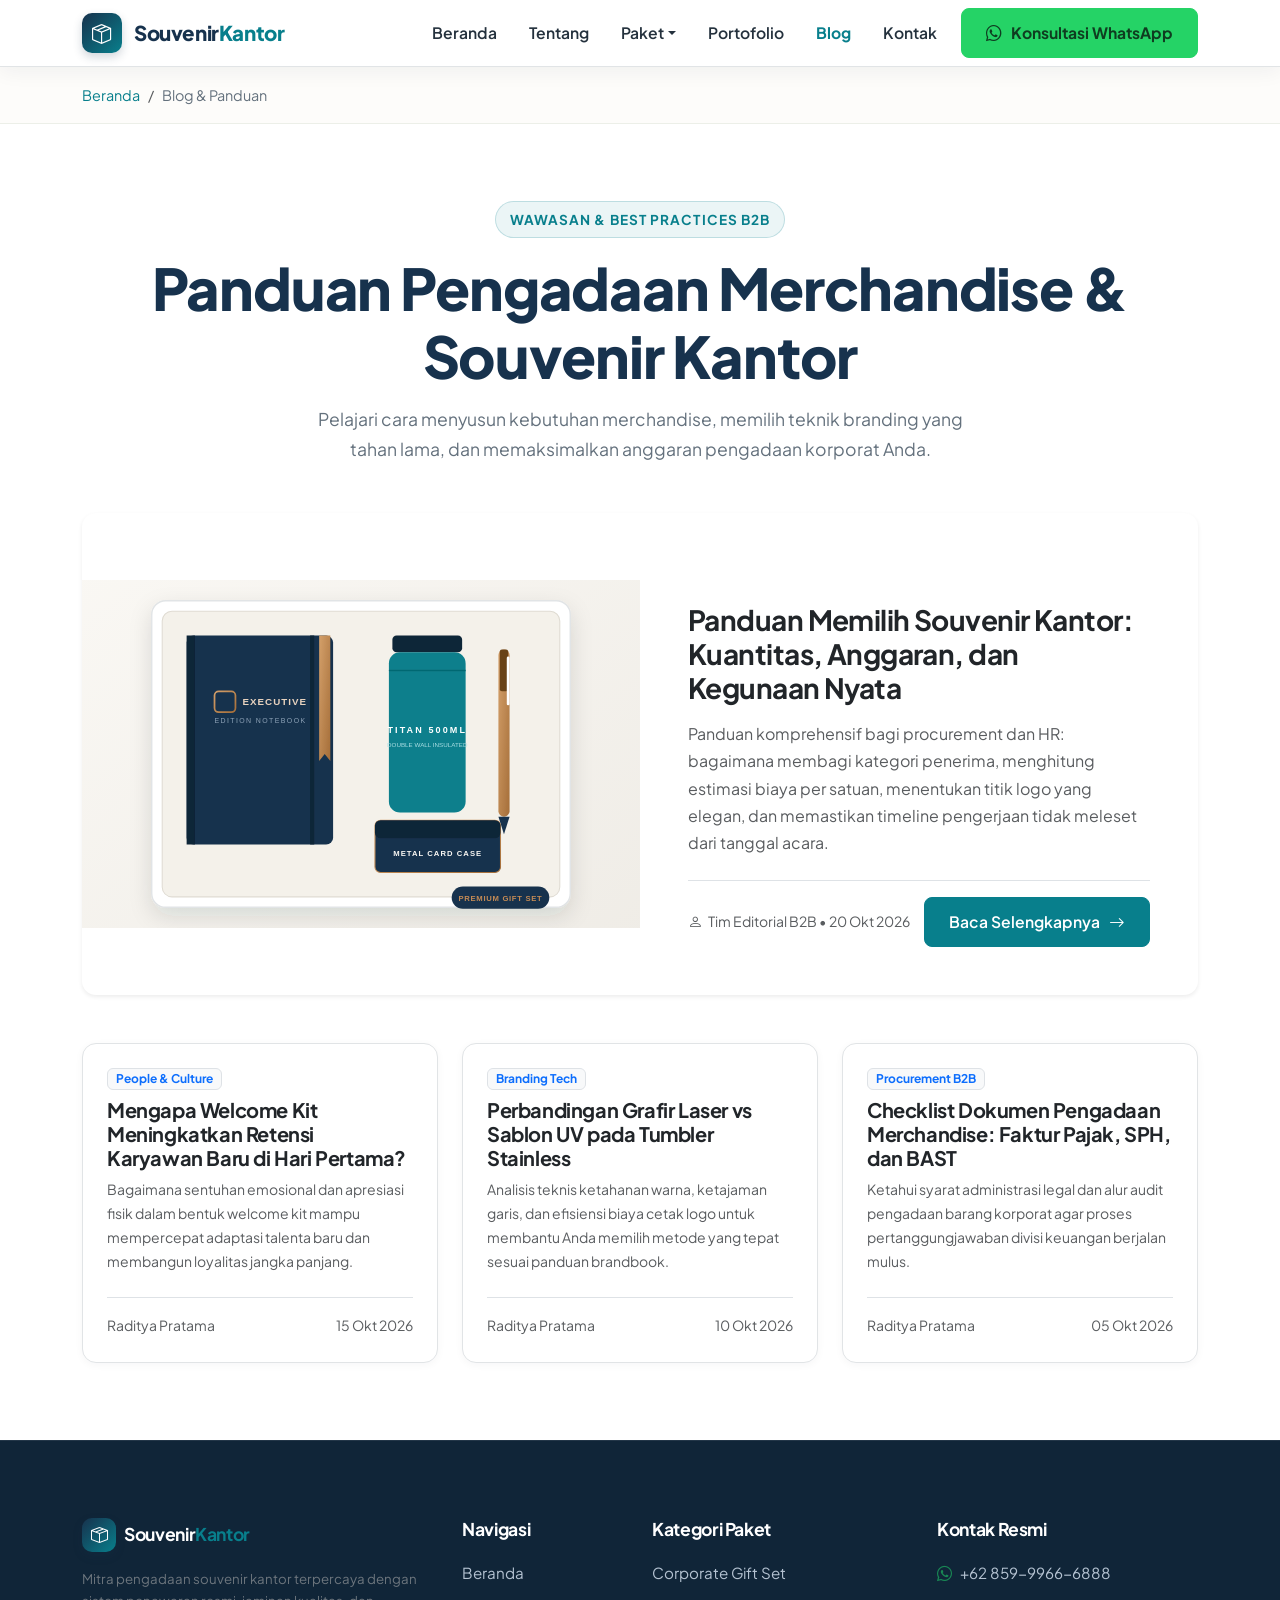
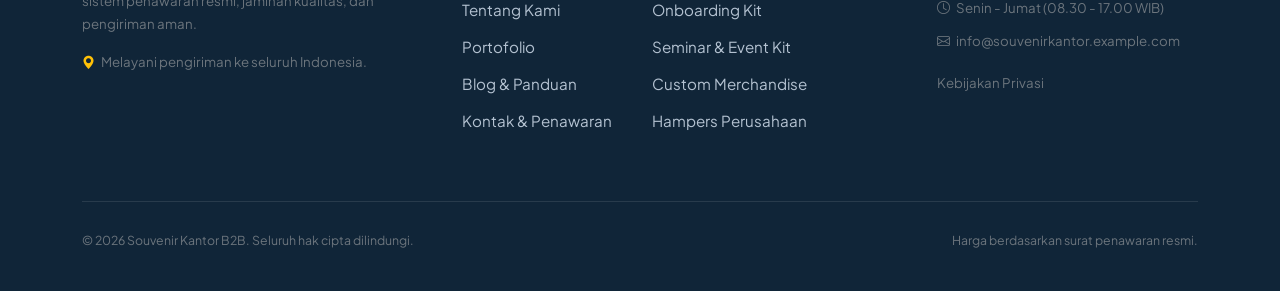
<file: blog.html>
<!DOCTYPE html>
<html lang="id" prefix="og: https://ogp.me/ns#">
<head>
  <meta charset="UTF-8">
  <meta name="viewport" content="width=device-width, initial-scale=1.0">
  <title>Blog &amp; Panduan Pengadaan Merchandise Kantor B2B | Souvenir Kantor</title>
  <meta name="description" content="Artikel edukatif dan panduan praktis seputar pengadaan souvenir kantor, alokasi anggaran merchandise, pemilihan material, etika corporate gift, dan onboarding kit di Indonesia.">
  <link rel="canonical" href="https://souvenirkantor.example.com/blog.html">
  <meta name="theme-color" content="#17324D">

  <!-- Search Engine Crawling & Indexing (SEO 2026-2027) -->
  <meta name="robots" content="index, follow, max-image-preview:large, max-snippet:-1, max-video-preview:-1">
  <meta name="googlebot" content="index, follow, max-snippet:-1, max-image-preview:large, max-video-preview:-1">
  <meta name="bingbot" content="index, follow, max-snippet:-1, max-image-preview:large, max-video-preview:-1">
  <meta name="author" content="Souvenir Kantor B2B">
  <meta name="publisher" content="Souvenir Kantor B2B">
  <meta name="language" content="Indonesian">
  <meta http-equiv="content-language" content="id">
  <meta name="rating" content="general">
  <meta name="format-detection" content="telephone=no">

  <!-- Geographical & Local Engine Optimization (GEO 2026-2027) -->
  <meta name="geo.region" content="ID-JK">
  <meta name="geo.placename" content="Jakarta">
  <meta name="geo.position" content="-6.2088;106.8456">
  <meta name="ICBM" content="-6.2088, 106.8456">

  <!-- Open Graph / Facebook (OG 2026-2027) -->
  <meta property="og:type" content="website">
  <meta property="og:url" content="https://souvenirkantor.example.com/blog.html">
  <meta property="og:title" content="Blog &amp; Panduan Pengadaan Merchandise Kantor B2B | Souvenir Kantor">
  <meta property="og:description" content="Wawasan praktis untuk divisi HR, Procurement, dan Marketing dalam merancang merchandise bernilai tinggi.">
  <meta property="og:image" content="https://souvenirkantor.example.com/assets/images/og-image.svg">
  <meta property="og:image:secure_url" content="https://souvenirkantor.example.com/assets/images/og-image.svg">
  <meta property="og:image:type" content="image/svg+xml">
  <meta property="og:image:width" content="1200">
  <meta property="og:image:height" content="630">
  <meta property="og:image:alt" content="Blog dan Panduan Pengadaan Souvenir Kantor B2B">
  <meta property="og:site_name" content="Souvenir Kantor B2B">
  <meta property="og:locale" content="id_ID">

  <!-- Twitter / X Cards -->
  <meta name="twitter:card" content="summary_large_image">
  <meta name="twitter:url" content="https://souvenirkantor.example.com/blog.html">
  <meta name="twitter:title" content="Blog &amp; Panduan Pengadaan Merchandise Kantor B2B | Souvenir Kantor">
  <meta name="twitter:description" content="Artikel edukatif dan tips pengadaan corporate gift, welcome kit, dan seminar kit.">
  <meta name="twitter:image" content="https://souvenirkantor.example.com/assets/images/og-image.svg">
  <meta name="twitter:image:alt" content="Blog Pengadaan Souvenir Kantor">

  <link rel="icon" type="image/svg+xml" href="assets/images/favicon.svg">
  <link rel="manifest" href="site.webmanifest">

  <link rel="preconnect" href="https://fonts.googleapis.com">
  <link rel="preconnect" href="https://fonts.gstatic.com" crossorigin>
  <link href="https://fonts.googleapis.com/css2?family=Plus+Jakarta+Sans:wght@400;500;600;700;800&display=swap" rel="stylesheet">
  <link href="https://cdn.jsdelivr.net/npm/bootstrap@5.3.3/dist/css/bootstrap.min.css" rel="stylesheet">
  <link href="https://cdn.jsdelivr.net/npm/bootstrap-icons@1.11.3/font/bootstrap-icons.min.css" rel="stylesheet">
  <link rel="stylesheet" href="assets/css/style.css">

  <!-- Structured Data JSON-LD (Schema.org Graph 2026-2027) -->
  <script type="application/ld+json">
  {
    "@context": "https://schema.org",
    "@graph": [
      {
        "@type": ["Organization", "ProfessionalService"],
        "@id": "https://souvenirkantor.example.com/#organization",
        "name": "Souvenir Kantor B2B",
        "url": "https://souvenirkantor.example.com/",
        "logo": "https://souvenirkantor.example.com/assets/images/favicon.svg",
        "image": "https://souvenirkantor.example.com/assets/images/og-image.svg",
        "telephone": "+6285999666888",
        "email": "info@souvenirkantor.example.com",
        "priceRange": "$$",
        "address": {
          "@type": "PostalAddress",
          "streetAddress": "Kawasan Bisnis & Industri Kreatif",
          "addressLocality": "Jakarta",
          "addressRegion": "DKI Jakarta",
          "postalCode": "12950",
          "addressCountry": "ID"
        },
        "areaServed": {
          "@type": "Country",
          "name": "Indonesia"
        }
      },
      {
        "@type": "WebSite",
        "@id": "https://souvenirkantor.example.com/#website",
        "url": "https://souvenirkantor.example.com/",
        "name": "Souvenir Kantor B2B",
        "inLanguage": "id-ID"
      },
      {
        "@type": "Blog",
        "@id": "https://souvenirkantor.example.com/blog.html#blog",
        "url": "https://souvenirkantor.example.com/blog.html",
        "name": "Blog & Panduan Pengadaan Merchandise Kantor B2B",
        "isPartOf": {
          "@id": "https://souvenirkantor.example.com/#website"
        },
        "publisher": {
          "@id": "https://souvenirkantor.example.com/#organization"
        },
        "description": "Kumpulan artikel edukatif mengenai strategi pengadaan souvenir kantor, onboarding karyawan, dan corporate gift di Indonesia.",
        "inLanguage": "id-ID",
        "breadcrumb": {
          "@id": "https://souvenirkantor.example.com/blog.html#breadcrumb"
        },
        "speakable": {
          "@type": "SpeakableSpecification",
          "cssSelector": [".display-title", ".section-subtitle"]
        }
      },
      {
        "@type": "BreadcrumbList",
        "@id": "https://souvenirkantor.example.com/blog.html#breadcrumb",
        "itemListElement": [
          {
            "@type": "ListItem",
            "position": 1,
            "name": "Beranda",
            "item": "https://souvenirkantor.example.com/index.html"
          },
          {
            "@type": "ListItem",
            "position": 2,
            "name": "Blog",
            "item": "https://souvenirkantor.example.com/blog.html"
          }
        ]
      }
    ]
  }
  </script>
</head>
<body>

  <a href="#main-content" class="skip-link">Loncat ke konten utama</a>

  <!-- Header -->
  <header class="site-header">
    <nav class="navbar navbar-expand-lg" aria-label="Navigasi Utama">
      <div class="container-xl">
        <a class="navbar-brand" href="index.html">
          <div class="brand-icon-box" aria-hidden="true"><i class="bi bi-box-seam"></i></div>
          <span>Souvenir<span style="color: var(--color-action);">Kantor</span></span>
        </a>
        <button class="navbar-toggler" type="button" data-bs-toggle="collapse" data-bs-target="#mainNavbar" aria-controls="mainNavbar" aria-expanded="false" aria-label="Buka menu navigasi">
          <span class="navbar-toggler-icon"></span>
        </button>
        <div class="collapse navbar-collapse" id="mainNavbar">
          <ul class="navbar-nav ms-auto mb-2 mb-lg-0 align-items-lg-center">
            <li class="nav-item"><a class="nav-link" href="index.html">Beranda</a></li>
            <li class="nav-item"><a class="nav-link" href="tentang.html">Tentang</a></li>
            <li class="nav-item dropdown">
              <a class="nav-link dropdown-toggle" href="paket/index.html" id="paketDropdown" role="button" data-bs-toggle="dropdown" aria-expanded="false">Paket</a>
              <ul class="dropdown-menu" aria-labelledby="paketDropdown">
                <li><a class="dropdown-item" href="paket/corporate-gift-set.html"><i class="bi bi-gift"></i> Corporate Gift Set</a></li>
                <li><a class="dropdown-item" href="paket/onboarding-kit.html"><i class="bi bi-person-check"></i> Onboarding / Welcome Kit</a></li>
                <li><a class="dropdown-item" href="paket/seminar-kit.html"><i class="bi bi-easel"></i> Seminar &amp; Event Kit</a></li>
                <li><a class="dropdown-item" href="paket/custom-merchandise.html"><i class="bi bi-cup-hot"></i> Custom Merchandise</a></li>
                <li><a class="dropdown-item" href="paket/hampers-perusahaan.html"><i class="bi bi-basket"></i> Hampers Perusahaan</a></li>
                <li><hr class="dropdown-divider"></li>
                <li><a class="dropdown-item fw-bold text-primary" href="paket/index.html"><i class="bi bi-grid"></i> Lihat Semua Paket</a></li>
              </ul>
            </li>
            <li class="nav-item"><a class="nav-link" href="portofolio.html">Portofolio</a></li>
            <li class="nav-item"><a class="nav-link active" aria-current="page" href="blog.html">Blog</a></li>
            <li class="nav-item"><a class="nav-link" href="kontak.html">Kontak</a></li>
            <li class="nav-item ms-lg-2 nav-cta-item">
              <a class="btn btn-whatsapp" href="https://wa.me/6285999666888?text=Halo%20Souvenir%20Kantor%2C%20saya%20ingin%20konsultasi%20pengadaan%20merchandise%20perusahaan." target="_blank" rel="noopener noreferrer">
                <i class="bi bi-whatsapp"></i> Konsultasi WhatsApp
              </a>
            </li>
          </ul>
        </div>
      </div>
    </nav>
  </header>

  <!-- Breadcrumb -->
  <div class="breadcrumb-wrap">
    <div class="container-xl">
      <nav aria-label="breadcrumb">
        <ol class="breadcrumb">
          <li class="breadcrumb-item"><a href="index.html">Beranda</a></li>
          <li class="breadcrumb-item active" aria-current="page">Blog &amp; Panduan</li>
        </ol>
      </nav>
    </div>
  </div>

  <main id="main-content">
    <section class="section-py bg-surface">
      <div class="container-xl">
        <div class="text-center mb-5">
          <span class="eyebrow">Wawasan &amp; Best Practices B2B</span>
          <h1 class="display-title mb-3">Panduan Pengadaan Merchandise &amp; Souvenir Kantor</h1>
          <p class="section-subtitle mx-auto">
            Pelajari cara menyusun kebutuhan merchandise, memilih teknik branding yang tahan lama, dan memaksimalkan anggaran pengadaan korporat Anda.
          </p>
        </div>

        <!-- Featured Article -->
        <div class="b2b-card mb-5 overflow-hidden border-0 shadow-sm bg-surface-muted">
          <div class="row g-0 align-items-center">
            <div class="col-lg-6">
              <div class="b2b-card-img-wrap" style="aspect-ratio: 16/10;">
                <img src="assets/images/corporate-gift-set.svg" alt="Cover artikel panduan memilih souvenir kantor" width="800" height="600" loading="lazy">
              </div>
            </div>
            <div class="col-lg-6 p-4 p-md-5">
              <span class="badge bg-action text-white mb-3">Artikel Unggulan</span>
              <h2 class="h3 fw-bold mb-3">
                <a href="blog/panduan-memilih-souvenir-kantor.html" class="text-decoration-none text-dark">
                  Panduan Memilih Souvenir Kantor: Kuantitas, Anggaran, dan Kegunaan Nyata
                </a>
              </h2>
              <p class="text-muted mb-4">
                Panduan komprehensif bagi procurement dan HR: bagaimana membagi kategori penerima, menghitung estimasi biaya per satuan, menentukan titik logo yang elegan, dan memastikan timeline pengerjaan tidak meleset dari tanggal acara.
              </p>
              <div class="d-flex align-items-center justify-content-between pt-3 border-top">
                <span class="small text-muted"><i class="bi bi-person me-1"></i> Tim Editorial B2B • 20 Okt 2026</span>
                <a href="blog/panduan-memilih-souvenir-kantor.html" class="btn btn-sm btn-action">Baca Selengkapnya <i class="bi bi-arrow-right"></i></a>
              </div>
            </div>
          </div>
        </div>

        <!-- Article Grid -->
        <div class="row g-4">
          <!-- Article 2 -->
          <div class="col-12 col-md-6 col-lg-4">
            <article class="b2b-card h-100" id="welcome-kit-retensi">
              <div class="b2b-card-body">
                <span class="badge bg-light text-primary align-self-start mb-2 border">People &amp; Culture</span>
                <h3 class="h5 fw-bold mb-2">
                  <a href="blog/panduan-memilih-souvenir-kantor.html#artikel-terkait-rekomendasi" class="text-decoration-none text-dark">
                    Mengapa Welcome Kit Meningkatkan Retensi Karyawan Baru di Hari Pertama?
                  </a>
                </h3>
                <p class="text-muted small mb-4">
                  Bagaimana sentuhan emosional dan apresiasi fisik dalam bentuk welcome kit mampu mempercepat adaptasi talenta baru dan membangun loyalitas jangka panjang.
                </p>
                <div class="mt-auto pt-3 border-top small text-muted d-flex justify-content-between">
                  <span>Raditya Pratama</span>
                  <time datetime="2026-10-15">15 Okt 2026</time>
                </div>
              </div>
            </article>
          </div>

          <!-- Article 3 -->
          <div class="col-12 col-md-6 col-lg-4">
            <article class="b2b-card h-100" id="grafir-vs-sablon">
              <div class="b2b-card-body">
                <span class="badge bg-light text-primary align-self-start mb-2 border">Branding Tech</span>
                <h3 class="h5 fw-bold mb-2">
                  <a href="blog/panduan-memilih-souvenir-kantor.html#teknik-branding" class="text-decoration-none text-dark">
                    Perbandingan Grafir Laser vs Sablon UV pada Tumbler Stainless
                  </a>
                </h3>
                <p class="text-muted small mb-4">
                  Analisis teknis ketahanan warna, ketajaman garis, dan efisiensi biaya cetak logo untuk membantu Anda memilih metode yang tepat sesuai panduan brandbook.
                </p>
                <div class="mt-auto pt-3 border-top small text-muted d-flex justify-content-between">
                  <span>Raditya Pratama</span>
                  <time datetime="2026-10-10">10 Okt 2026</time>
                </div>
              </div>
            </article>
          </div>

          <!-- Article 4 -->
          <div class="col-12 col-md-6 col-lg-4">
            <article class="b2b-card h-100" id="checklist-pengadaan">
              <div class="b2b-card-body">
                <span class="badge bg-light text-primary align-self-start mb-2 border">Procurement B2B</span>
                <h3 class="h5 fw-bold mb-2">
                  <a href="blog/panduan-memilih-souvenir-kantor.html#manajemen-deadline" class="text-decoration-none text-dark">
                    Checklist Dokumen Pengadaan Merchandise: Faktur Pajak, SPH, dan BAST
                  </a>
                </h3>
                <p class="text-muted small mb-4">
                  Ketahui syarat administrasi legal dan alur audit pengadaan barang korporat agar proses pertanggungjawaban divisi keuangan berjalan mulus.
                </p>
                <div class="mt-auto pt-3 border-top small text-muted d-flex justify-content-between">
                  <span>Raditya Pratama</span>
                  <time datetime="2026-10-05">05 Okt 2026</time>
                </div>
              </div>
            </article>
          </div>
        </div>
      </div>
    </section>
  </main>

  <!-- Footer -->
  <footer class="site-footer">
    <div class="container-xl">
      <div class="row g-4">
        <div class="col-12 col-md-4">
          <div class="d-flex align-items-center gap-2 mb-3">
            <div class="brand-icon-box" style="width:34px;height:34px;font-size:1rem;" aria-hidden="true"><i class="bi bi-box-seam"></i></div>
            <h4 class="h5 mb-0 text-white">Souvenir<span style="color: var(--color-action);">Kantor</span></h4>
          </div>
          <p class="small text-secondary mb-3">Mitra pengadaan souvenir kantor terpercaya dengan sistem penawaran resmi, jaminan kualitas, dan pengiriman aman.</p>
          <p class="small text-secondary mb-0"><i class="bi bi-geo-alt-fill text-warning me-1"></i> Melayani pengiriman ke seluruh Indonesia.</p>
        </div>
        <div class="col-6 col-md-2">
          <h5>Navigasi</h5>
          <ul class="footer-nav">
            <li><a href="index.html">Beranda</a></li>
            <li><a href="tentang.html">Tentang Kami</a></li>
            <li><a href="portofolio.html">Portofolio</a></li>
            <li><a href="blog.html">Blog &amp; Panduan</a></li>
            <li><a href="kontak.html">Kontak &amp; Penawaran</a></li>
          </ul>
        </div>
        <div class="col-6 col-md-3">
          <h5>Kategori Paket</h5>
          <ul class="footer-nav">
            <li><a href="paket/corporate-gift-set.html">Corporate Gift Set</a></li>
            <li><a href="paket/onboarding-kit.html">Onboarding Kit</a></li>
            <li><a href="paket/seminar-kit.html">Seminar &amp; Event Kit</a></li>
            <li><a href="paket/custom-merchandise.html">Custom Merchandise</a></li>
            <li><a href="paket/hampers-perusahaan.html">Hampers Perusahaan</a></li>
          </ul>
        </div>
        <div class="col-12 col-md-3">
          <h5>Kontak Resmi</h5>
          <ul class="footer-nav">
            <li><a href="https://wa.me/6285999666888" target="_blank" rel="noopener noreferrer" class="d-flex align-items-center gap-2"><i class="bi bi-whatsapp text-success"></i> +62 859-9966-6888</a></li>
            <li class="small text-secondary mt-2"><i class="bi bi-clock me-1"></i> Senin - Jumat (08.30 - 17.00 WIB)</li>
            <li class="small text-secondary mt-1"><i class="bi bi-envelope me-1"></i> info@souvenirkantor.example.com</li>
            <li class="mt-3"><a href="kebijakan-privasi.html" class="small text-secondary">Kebijakan Privasi</a></li>
          </ul>
        </div>
      </div>
      <div class="footer-bottom d-flex flex-column flex-md-row justify-content-between align-items-center">
        <p class="mb-2 mb-md-0 small text-secondary">&copy; <span id="currentYear">2026</span> Souvenir Kantor B2B. Seluruh hak cipta dilindungi.</p>
        <p class="mb-0 small text-secondary">Harga berdasarkan surat penawaran resmi.</p>
      </div>
    </div>
  </footer>

  <!-- Back to Top Button (Pojok Bawah Kiri) -->
  <button type="button" id="backToTopBtn" class="back-to-top-btn" aria-label="Kembali ke atas halaman" title="Kembali ke atas">
    <i class="bi bi-chevron-up" aria-hidden="true"></i>
  </button>

  <script src="https://cdn.jsdelivr.net/npm/bootstrap@5.3.3/dist/js/bootstrap.bundle.min.js"></script>
  <script src="assets/js/main.js"></script>
</body>
</html>
</file>
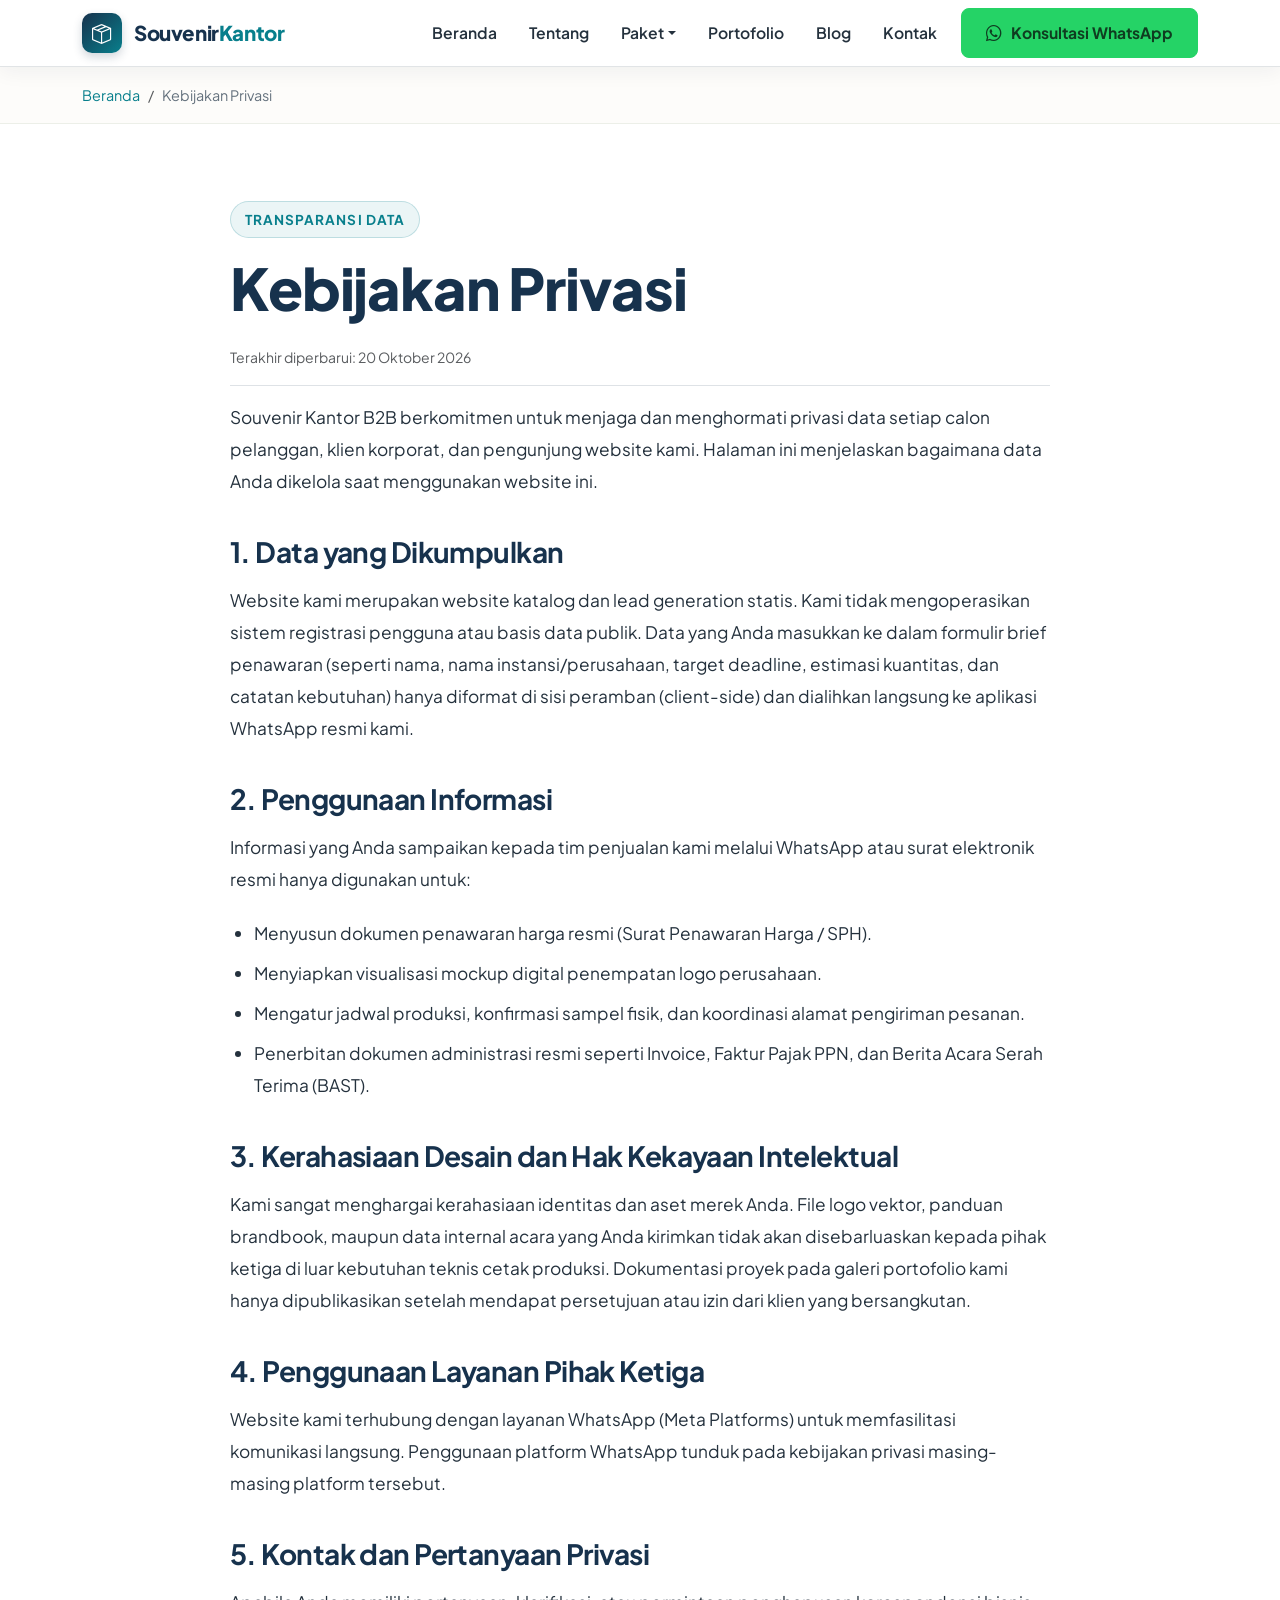
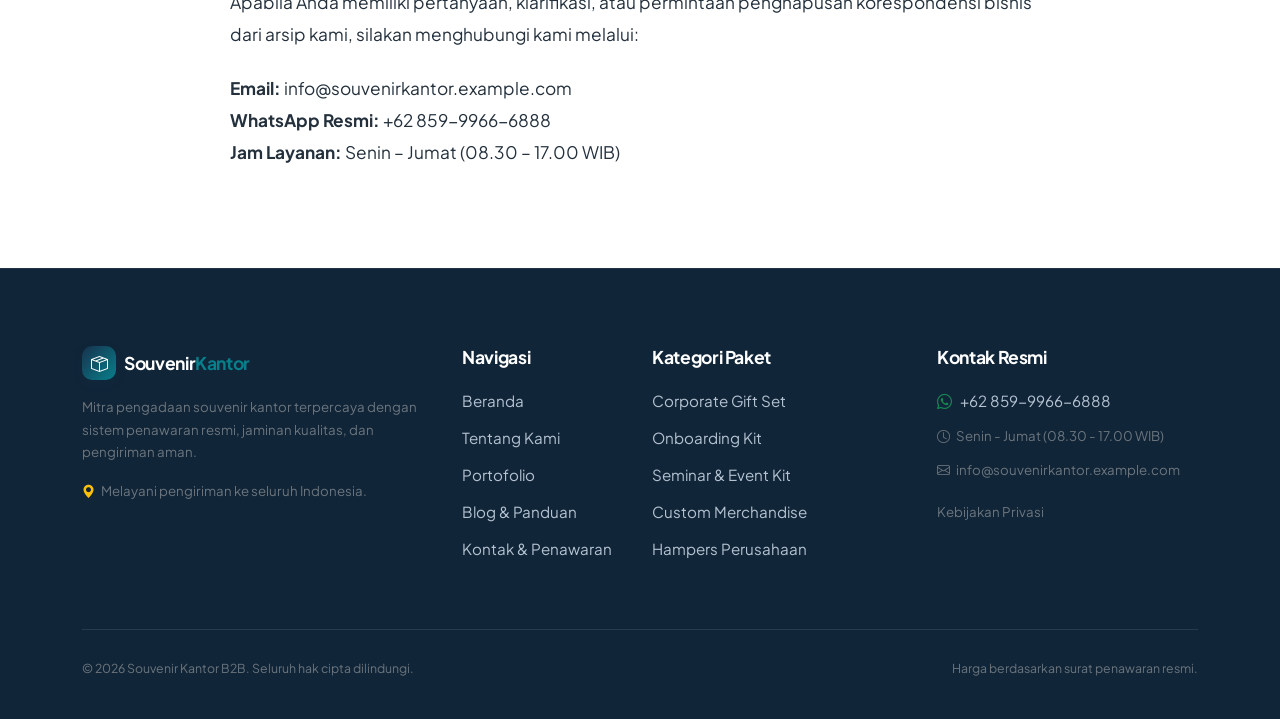
<file: kebijakan-privasi.html>
<!DOCTYPE html>
<html lang="id">
<head>
  <meta charset="UTF-8">
  <meta name="viewport" content="width=device-width, initial-scale=1.0">
  <title>Kebijakan Privasi &amp; Perlindungan Data Klien | Souvenir Kantor B2B</title>
  <meta name="description" content="Kebijakan privasi, kerahasiaan dokumen desain (NDA), dan tata kelola perlindungan data klien pengadaan merchandise corporate Souvenir Kantor B2B.">
  <meta name="keywords" content="kebijakan privasi souvenir kantor, data protection B2B, kerahasiaan desain merchandise, NDA pengadaan souvenir">
  <meta name="author" content="Tim Legal Souvenir Kantor B2B">
  <meta name="robots" content="noindex, follow, max-snippet:-1, max-image-preview:large">
  <meta name="googlebot" content="noindex, follow">
  <link rel="canonical" href="https://souvenirkantor.example.com/kebijakan-privasi.html">
  <meta name="theme-color" content="#17324D">

  <!-- GEO & Local Targeting 2026-2027 -->
  <meta name="geo.region" content="ID-JK">
  <meta name="geo.placename" content="Jakarta">
  <meta name="geo.position" content="-6.2088;106.8456">
  <meta name="ICBM" content="-6.2088, 106.8456">

  <!-- OpenGraph 2026-2027 -->
  <meta property="og:type" content="website">
  <meta property="og:title" content="Kebijakan Privasi &amp; Perlindungan Data Klien | Souvenir Kantor B2B">
  <meta property="og:description" content="Kebijakan privasi dan kerahasiaan data pengadaan souvenir & merchandise corporate Souvenir Kantor B2B.">
  <meta property="og:url" content="https://souvenirkantor.example.com/kebijakan-privasi.html">
  <meta property="og:site_name" content="Souvenir Kantor B2B">
  <meta property="og:locale" content="id_ID">
  <meta property="og:image" content="https://souvenirkantor.example.com/assets/images/og-image.jpg">
  <meta property="og:image:secure_url" content="https://souvenirkantor.example.com/assets/images/og-image.jpg">
  <meta property="og:image:type" content="image/jpeg">
  <meta property="og:image:width" content="1200">
  <meta property="og:image:height" content="630">
  <meta property="og:image:alt" content="Kebijakan Privasi Souvenir Kantor B2B">

  <!-- Twitter Card 2026-2027 -->
  <meta name="twitter:card" content="summary_large_image">
  <meta name="twitter:title" content="Kebijakan Privasi &amp; Perlindungan Data Klien | Souvenir Kantor B2B">
  <meta name="twitter:description" content="Kebijakan privasi dan komitmen perlindungan data pengadaan merchandise B2B di Souvenir Kantor.">
  <meta name="twitter:image" content="https://souvenirkantor.example.com/assets/images/og-image.jpg">
  <meta name="twitter:image:alt" content="Kebijakan Privasi Souvenir Kantor B2B">

  <!-- Structured Data JSON-LD 2026-2027 -->
  <script type="application/ld+json">
  {
    "@context": "https://schema.org",
    "@graph": [
      {
        "@type": "WebSite",
        "@id": "https://souvenirkantor.example.com/#website",
        "url": "https://souvenirkantor.example.com/",
        "name": "Souvenir Kantor B2B",
        "publisher": {
          "@id": "https://souvenirkantor.example.com/#organization"
        }
      },
      {
        "@type": "WebPage",
        "@id": "https://souvenirkantor.example.com/kebijakan-privasi.html#webpage",
        "url": "https://souvenirkantor.example.com/kebijakan-privasi.html",
        "name": "Kebijakan Privasi & Perlindungan Data Klien | Souvenir Kantor B2B",
        "description": "Prinsip kerahasiaan data dan komitmen perlindungan informasi bisnis klien korporat oleh Souvenir Kantor B2B.",
        "inLanguage": "id-ID",
        "isPartOf": {
          "@id": "https://souvenirkantor.example.com/#website"
        },
        "breadcrumb": {
          "@id": "https://souvenirkantor.example.com/kebijakan-privasi.html#breadcrumb"
        }
      },
      {
        "@type": "BreadcrumbList",
        "@id": "https://souvenirkantor.example.com/kebijakan-privasi.html#breadcrumb",
        "itemListElement": [
          {
            "@type": "ListItem",
            "position": 1,
            "name": "Beranda",
            "item": "https://souvenirkantor.example.com/"
          },
          {
            "@type": "ListItem",
            "position": 2,
            "name": "Kebijakan Privasi",
            "item": "https://souvenirkantor.example.com/kebijakan-privasi.html"
          }
        ]
      }
    ]
  }
  </script>

  <link rel="icon" type="image/svg+xml" href="assets/images/favicon.svg">
  <link rel="manifest" href="site.webmanifest">

  <link rel="preconnect" href="https://fonts.googleapis.com">
  <link rel="preconnect" href="https://fonts.gstatic.com" crossorigin>
  <link href="https://fonts.googleapis.com/css2?family=Plus+Jakarta+Sans:wght@400;500;600;700;800&display=swap" rel="stylesheet">
  <link href="https://cdn.jsdelivr.net/npm/bootstrap@5.3.3/dist/css/bootstrap.min.css" rel="stylesheet">
  <link href="https://cdn.jsdelivr.net/npm/bootstrap-icons@1.11.3/font/bootstrap-icons.min.css" rel="stylesheet">
  <link rel="stylesheet" href="assets/css/style.css">
</head>
<body>

  <a href="#main-content" class="skip-link">Loncat ke konten utama</a>

  <!-- Header -->
  <header class="site-header">
    <nav class="navbar navbar-expand-lg" aria-label="Navigasi Utama">
      <div class="container-xl">
        <a class="navbar-brand" href="index.html">
          <div class="brand-icon-box" aria-hidden="true"><i class="bi bi-box-seam"></i></div>
          <span>Souvenir<span style="color: var(--color-action);">Kantor</span></span>
        </a>
        <button class="navbar-toggler" type="button" data-bs-toggle="collapse" data-bs-target="#mainNavbar" aria-controls="mainNavbar" aria-expanded="false" aria-label="Buka menu navigasi">
          <span class="navbar-toggler-icon"></span>
        </button>
        <div class="collapse navbar-collapse" id="mainNavbar">
          <ul class="navbar-nav ms-auto mb-2 mb-lg-0 align-items-lg-center">
            <li class="nav-item"><a class="nav-link" href="index.html">Beranda</a></li>
            <li class="nav-item"><a class="nav-link" href="tentang.html">Tentang</a></li>
            <li class="nav-item dropdown">
              <a class="nav-link dropdown-toggle" href="paket/index.html" id="paketDropdown" role="button" data-bs-toggle="dropdown" aria-expanded="false">Paket</a>
              <ul class="dropdown-menu" aria-labelledby="paketDropdown">
                <li><a class="dropdown-item" href="paket/corporate-gift-set.html"><i class="bi bi-gift"></i> Corporate Gift Set</a></li>
                <li><a class="dropdown-item" href="paket/onboarding-kit.html"><i class="bi bi-person-check"></i> Onboarding / Welcome Kit</a></li>
                <li><a class="dropdown-item" href="paket/seminar-kit.html"><i class="bi bi-easel"></i> Seminar &amp; Event Kit</a></li>
                <li><a class="dropdown-item" href="paket/custom-merchandise.html"><i class="bi bi-cup-hot"></i> Custom Merchandise</a></li>
                <li><a class="dropdown-item" href="paket/hampers-perusahaan.html"><i class="bi bi-basket"></i> Hampers Perusahaan</a></li>
                <li><hr class="dropdown-divider"></li>
                <li><a class="dropdown-item fw-bold text-primary" href="paket/index.html"><i class="bi bi-grid"></i> Lihat Semua Paket</a></li>
              </ul>
            </li>
            <li class="nav-item"><a class="nav-link" href="portofolio.html">Portofolio</a></li>
            <li class="nav-item"><a class="nav-link" href="blog.html">Blog</a></li>
            <li class="nav-item"><a class="nav-link" href="kontak.html">Kontak</a></li>
            <li class="nav-item ms-lg-2 nav-cta-item">
              <a class="btn btn-whatsapp" href="https://wa.me/6285999666888?text=Halo%20Souvenir%20Kantor%2C%20saya%20ingin%20konsultasi%20pengadaan%20merchandise%20perusahaan." target="_blank" rel="noopener noreferrer">
                <i class="bi bi-whatsapp"></i> Konsultasi WhatsApp
              </a>
            </li>
          </ul>
        </div>
      </div>
    </nav>
  </header>

  <!-- Breadcrumb -->
  <div class="breadcrumb-wrap">
    <div class="container-xl">
      <nav aria-label="breadcrumb">
        <ol class="breadcrumb">
          <li class="breadcrumb-item"><a href="index.html">Beranda</a></li>
          <li class="breadcrumb-item active" aria-current="page">Kebijakan Privasi</li>
        </ol>
      </nav>
    </div>
  </div>

  <main id="main-content">
    <section class="section-py bg-surface">
      <div class="container-xl">
        <div class="article-container">
          <span class="eyebrow">Transparansi Data</span>
          <h1 class="display-title mb-4">Kebijakan Privasi</h1>
          <p class="text-muted small pb-3 border-bottom">Terakhir diperbarui: 20 Oktober 2026</p>

          <div class="article-content">
            <p>
              Souvenir Kantor B2B berkomitmen untuk menjaga dan menghormati privasi data setiap calon pelanggan, klien korporat, dan pengunjung website kami. Halaman ini menjelaskan bagaimana data Anda dikelola saat menggunakan website ini.
            </p>

            <h2>1. Data yang Dikumpulkan</h2>
            <p>
              Website kami merupakan website katalog dan lead generation statis. Kami tidak mengoperasikan sistem registrasi pengguna atau basis data publik. Data yang Anda masukkan ke dalam formulir brief penawaran (seperti nama, nama instansi/perusahaan, target deadline, estimasi kuantitas, dan catatan kebutuhan) hanya diformat di sisi peramban (client-side) dan dialihkan langsung ke aplikasi WhatsApp resmi kami.
            </p>

            <h2>2. Penggunaan Informasi</h2>
            <p>
              Informasi yang Anda sampaikan kepada tim penjualan kami melalui WhatsApp atau surat elektronik resmi hanya digunakan untuk:
            </p>
            <ul>
              <li>Menyusun dokumen penawaran harga resmi (Surat Penawaran Harga / SPH).</li>
              <li>Menyiapkan visualisasi mockup digital penempatan logo perusahaan.</li>
              <li>Mengatur jadwal produksi, konfirmasi sampel fisik, dan koordinasi alamat pengiriman pesanan.</li>
              <li>Penerbitan dokumen administrasi resmi seperti Invoice, Faktur Pajak PPN, dan Berita Acara Serah Terima (BAST).</li>
            </ul>

            <h2>3. Kerahasiaan Desain dan Hak Kekayaan Intelektual</h2>
            <p>
              Kami sangat menghargai kerahasiaan identitas dan aset merek Anda. File logo vektor, panduan brandbook, maupun data internal acara yang Anda kirimkan tidak akan disebarluaskan kepada pihak ketiga di luar kebutuhan teknis cetak produksi. Dokumentasi proyek pada galeri portofolio kami hanya dipublikasikan setelah mendapat persetujuan atau izin dari klien yang bersangkutan.
            </p>

            <h2>4. Penggunaan Layanan Pihak Ketiga</h2>
            <p>
              Website kami terhubung dengan layanan WhatsApp (Meta Platforms) untuk memfasilitasi komunikasi langsung. Penggunaan platform WhatsApp tunduk pada kebijakan privasi masing-masing platform tersebut.
            </p>

            <h2>5. Kontak dan Pertanyaan Privasi</h2>
            <p>
              Apabila Anda memiliki pertanyaan, klarifikasi, atau permintaan penghapusan korespondensi bisnis dari arsip kami, silakan menghubungi kami melalui:
            </p>
            <p>
              <strong>Email:</strong> info@souvenirkantor.example.com<br>
              <strong>WhatsApp Resmi:</strong> +62 859-9966-6888<br>
              <strong>Jam Layanan:</strong> Senin – Jumat (08.30 – 17.00 WIB)
            </p>
          </div>
        </div>
      </div>
    </section>
  </main>

  <!-- Footer -->
  <footer class="site-footer">
    <div class="container-xl">
      <div class="row g-4">
        <div class="col-12 col-md-4">
          <div class="d-flex align-items-center gap-2 mb-3">
            <div class="brand-icon-box" style="width:34px;height:34px;font-size:1rem;" aria-hidden="true"><i class="bi bi-box-seam"></i></div>
            <h4 class="h5 mb-0 text-white">Souvenir<span style="color: var(--color-action);">Kantor</span></h4>
          </div>
          <p class="small text-secondary mb-3">Mitra pengadaan souvenir kantor terpercaya dengan sistem penawaran resmi, jaminan kualitas, dan pengiriman aman.</p>
          <p class="small text-secondary mb-0"><i class="bi bi-geo-alt-fill text-warning me-1"></i> Melayani pengiriman ke seluruh Indonesia.</p>
        </div>
        <div class="col-6 col-md-2">
          <h5>Navigasi</h5>
          <ul class="footer-nav">
            <li><a href="index.html">Beranda</a></li>
            <li><a href="tentang.html">Tentang Kami</a></li>
            <li><a href="portofolio.html">Portofolio</a></li>
            <li><a href="blog.html">Blog &amp; Panduan</a></li>
            <li><a href="kontak.html">Kontak &amp; Penawaran</a></li>
          </ul>
        </div>
        <div class="col-6 col-md-3">
          <h5>Kategori Paket</h5>
          <ul class="footer-nav">
            <li><a href="paket/corporate-gift-set.html">Corporate Gift Set</a></li>
            <li><a href="paket/onboarding-kit.html">Onboarding Kit</a></li>
            <li><a href="paket/seminar-kit.html">Seminar &amp; Event Kit</a></li>
            <li><a href="paket/custom-merchandise.html">Custom Merchandise</a></li>
            <li><a href="paket/hampers-perusahaan.html">Hampers Perusahaan</a></li>
          </ul>
        </div>
        <div class="col-12 col-md-3">
          <h5>Kontak Resmi</h5>
          <ul class="footer-nav">
            <li><a href="https://wa.me/6285999666888" target="_blank" rel="noopener noreferrer" class="d-flex align-items-center gap-2"><i class="bi bi-whatsapp text-success"></i> +62 859-9966-6888</a></li>
            <li class="small text-secondary mt-2"><i class="bi bi-clock me-1"></i> Senin - Jumat (08.30 - 17.00 WIB)</li>
            <li class="small text-secondary mt-1"><i class="bi bi-envelope me-1"></i> info@souvenirkantor.example.com</li>
            <li class="mt-3"><a href="kebijakan-privasi.html" class="small text-secondary">Kebijakan Privasi</a></li>
          </ul>
        </div>
      </div>
      <div class="footer-bottom d-flex flex-column flex-md-row justify-content-between align-items-center">
        <p class="mb-2 mb-md-0 small text-secondary">&copy; <span id="currentYear">2026</span> Souvenir Kantor B2B. Seluruh hak cipta dilindungi.</p>
        <p class="mb-0 small text-secondary">Harga berdasarkan surat penawaran resmi.</p>
      </div>
    </div>
  </footer>

  <!-- Back to Top Button (Pojok Bawah Kiri) -->
  <button type="button" id="backToTopBtn" class="back-to-top-btn" aria-label="Kembali ke atas halaman" title="Kembali ke atas">
    <i class="bi bi-chevron-up" aria-hidden="true"></i>
  </button>

  <script src="https://cdn.jsdelivr.net/npm/bootstrap@5.3.3/dist/js/bootstrap.bundle.min.js"></script>
  <script src="assets/js/main.js"></script>
</body>
</html>
</file>
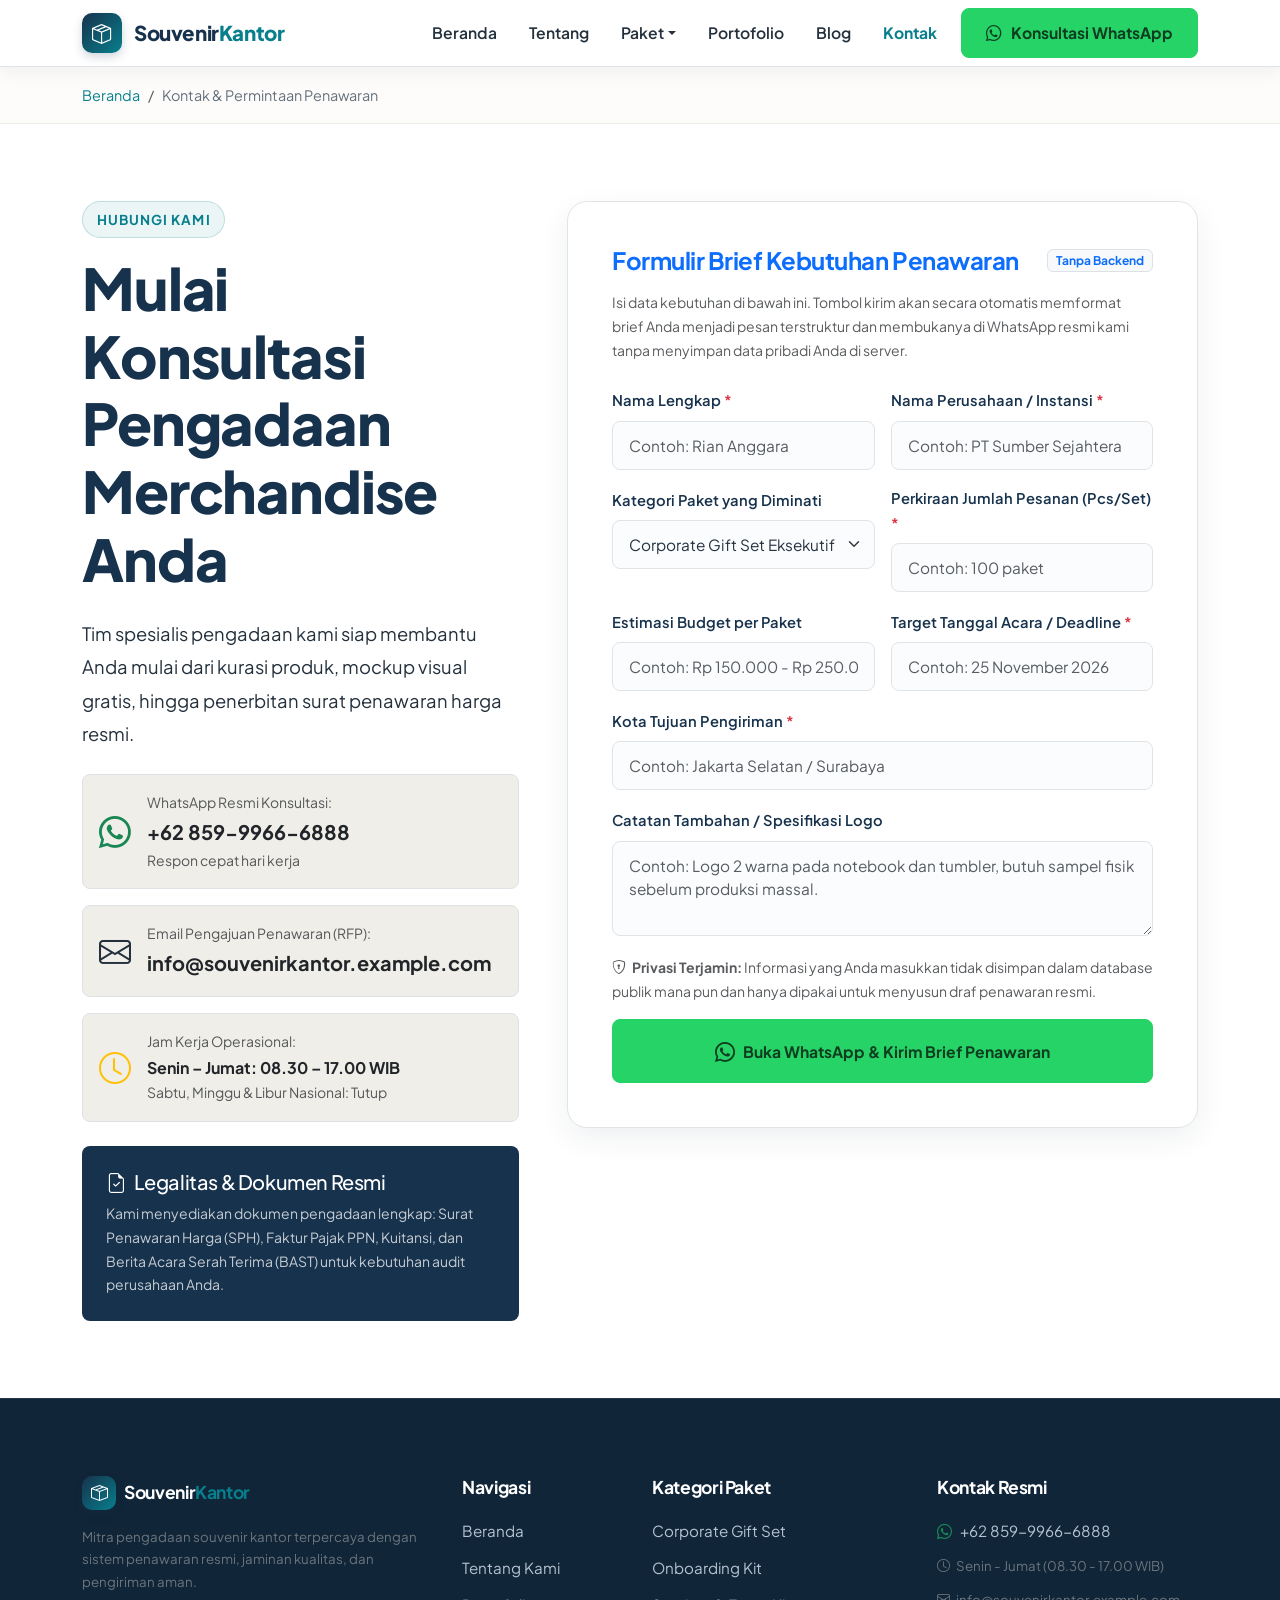
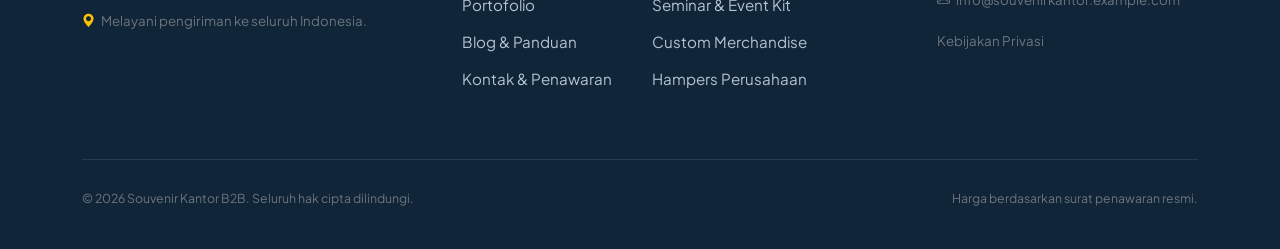
<file: kontak.html>
<!DOCTYPE html>
<html lang="id" prefix="og: https://ogp.me/ns#">
<head>
  <meta charset="UTF-8">
  <meta name="viewport" content="width=device-width, initial-scale=1.0">
  <title>Kontak &amp; Permintaan Penawaran Resmi | Souvenir Kantor B2B</title>
  <meta name="description" content="Hubungi Souvenir Kantor B2B untuk konsultasi dan pembuatan quotation resmi. Sampaikan brief kebutuhan merchandise dan terhubung langsung via WhatsApp di Indonesia.">
  <link rel="canonical" href="https://souvenirkantor.example.com/kontak.html">
  <meta name="theme-color" content="#17324D">

  <!-- Search Engine Crawling & Indexing (SEO 2026-2027) -->
  <meta name="robots" content="index, follow, max-image-preview:large, max-snippet:-1, max-video-preview:-1">
  <meta name="googlebot" content="index, follow, max-snippet:-1, max-image-preview:large, max-video-preview:-1">
  <meta name="bingbot" content="index, follow, max-snippet:-1, max-image-preview:large, max-video-preview:-1">
  <meta name="author" content="Souvenir Kantor B2B">
  <meta name="publisher" content="Souvenir Kantor B2B">
  <meta name="language" content="Indonesian">
  <meta http-equiv="content-language" content="id">
  <meta name="rating" content="general">
  <meta name="format-detection" content="telephone=no">

  <!-- Geographical & Local Engine Optimization (GEO 2026-2027) -->
  <meta name="geo.region" content="ID-JK">
  <meta name="geo.placename" content="Jakarta">
  <meta name="geo.position" content="-6.2088;106.8456">
  <meta name="ICBM" content="-6.2088, 106.8456">

  <!-- Open Graph / Facebook (OG 2026-2027) -->
  <meta property="og:type" content="website">
  <meta property="og:url" content="https://souvenirkantor.example.com/kontak.html">
  <meta property="og:title" content="Kontak &amp; Permintaan Penawaran Resmi | Souvenir Kantor B2B">
  <meta property="og:description" content="Formulir brief pengadaan merchandise perusahaan dan layanan konsultasi WhatsApp responsif.">
  <meta property="og:image" content="https://souvenirkantor.example.com/assets/images/og-image.svg">
  <meta property="og:image:secure_url" content="https://souvenirkantor.example.com/assets/images/og-image.svg">
  <meta property="og:image:type" content="image/svg+xml">
  <meta property="og:image:width" content="1200">
  <meta property="og:image:height" content="630">
  <meta property="og:image:alt" content="Kontak Resmi dan Form Penawaran Souvenir Kantor B2B">
  <meta property="og:site_name" content="Souvenir Kantor B2B">
  <meta property="og:locale" content="id_ID">

  <!-- Twitter / X Cards -->
  <meta name="twitter:card" content="summary_large_image">
  <meta name="twitter:url" content="https://souvenirkantor.example.com/kontak.html">
  <meta name="twitter:title" content="Kontak &amp; Permintaan Penawaran Resmi | Souvenir Kantor B2B">
  <meta name="twitter:description" content="Konsultasi cepat pengadaan merchandise kantor dan corporate gift via WhatsApp resmi.">
  <meta name="twitter:image" content="https://souvenirkantor.example.com/assets/images/og-image.svg">
  <meta name="twitter:image:alt" content="Kontak Pengadaan Souvenir Kantor">

  <link rel="icon" type="image/svg+xml" href="assets/images/favicon.svg">
  <link rel="manifest" href="site.webmanifest">

  <link rel="preconnect" href="https://fonts.googleapis.com">
  <link rel="preconnect" href="https://fonts.gstatic.com" crossorigin>
  <link href="https://fonts.googleapis.com/css2?family=Plus+Jakarta+Sans:wght@400;500;600;700;800&display=swap" rel="stylesheet">
  <link href="https://cdn.jsdelivr.net/npm/bootstrap@5.3.3/dist/css/bootstrap.min.css" rel="stylesheet">
  <link href="https://cdn.jsdelivr.net/npm/bootstrap-icons@1.11.3/font/bootstrap-icons.min.css" rel="stylesheet">
  <link rel="stylesheet" href="assets/css/style.css">

  <!-- Structured Data JSON-LD (Schema.org Graph 2026-2027) -->
  <script type="application/ld+json">
  {
    "@context": "https://schema.org",
    "@graph": [
      {
        "@type": ["Organization", "ProfessionalService"],
        "@id": "https://souvenirkantor.example.com/#organization",
        "name": "Souvenir Kantor B2B",
        "url": "https://souvenirkantor.example.com/",
        "logo": "https://souvenirkantor.example.com/assets/images/favicon.svg",
        "image": "https://souvenirkantor.example.com/assets/images/og-image.svg",
        "telephone": "+6285999666888",
        "email": "info@souvenirkantor.example.com",
        "priceRange": "$$",
        "address": {
          "@type": "PostalAddress",
          "streetAddress": "Kawasan Bisnis & Industri Kreatif",
          "addressLocality": "Jakarta",
          "addressRegion": "DKI Jakarta",
          "postalCode": "12950",
          "addressCountry": "ID"
        },
        "areaServed": {
          "@type": "Country",
          "name": "Indonesia"
        },
        "contactPoint": {
          "@type": "ContactPoint",
          "telephone": "+6285999666888",
          "contactType": "Customer Service & Quotation",
          "areaServed": "ID",
          "availableLanguage": ["id", "en"]
        }
      },
      {
        "@type": "WebSite",
        "@id": "https://souvenirkantor.example.com/#website",
        "url": "https://souvenirkantor.example.com/",
        "name": "Souvenir Kantor B2B",
        "inLanguage": "id-ID"
      },
      {
        "@type": "ContactPage",
        "@id": "https://souvenirkantor.example.com/kontak.html#webpage",
        "url": "https://souvenirkantor.example.com/kontak.html",
        "name": "Kontak & Permintaan Penawaran Resmi | Souvenir Kantor B2B",
        "isPartOf": {
          "@id": "https://souvenirkantor.example.com/#website"
        },
        "about": {
          "@id": "https://souvenirkantor.example.com/#organization"
        },
        "description": "Layanan kontak dan penyusunan brief pengadaan merchandise kantor melalui WhatsApp resmi di Indonesia.",
        "inLanguage": "id-ID",
        "breadcrumb": {
          "@id": "https://souvenirkantor.example.com/kontak.html#breadcrumb"
        },
        "speakable": {
          "@type": "SpeakableSpecification",
          "cssSelector": [".display-title", ".lead-text"]
        }
      },
      {
        "@type": "BreadcrumbList",
        "@id": "https://souvenirkantor.example.com/kontak.html#breadcrumb",
        "itemListElement": [
          {
            "@type": "ListItem",
            "position": 1,
            "name": "Beranda",
            "item": "https://souvenirkantor.example.com/index.html"
          },
          {
            "@type": "ListItem",
            "position": 2,
            "name": "Kontak",
            "item": "https://souvenirkantor.example.com/kontak.html"
          }
        ]
      }
    ]
  }
  </script>
</head>
<body>

  <a href="#main-content" class="skip-link">Loncat ke konten utama</a>

  <!-- Header -->
  <header class="site-header">
    <nav class="navbar navbar-expand-lg" aria-label="Navigasi Utama">
      <div class="container-xl">
        <a class="navbar-brand" href="index.html">
          <div class="brand-icon-box" aria-hidden="true"><i class="bi bi-box-seam"></i></div>
          <span>Souvenir<span style="color: var(--color-action);">Kantor</span></span>
        </a>
        <button class="navbar-toggler" type="button" data-bs-toggle="collapse" data-bs-target="#mainNavbar" aria-controls="mainNavbar" aria-expanded="false" aria-label="Buka menu navigasi">
          <span class="navbar-toggler-icon"></span>
        </button>
        <div class="collapse navbar-collapse" id="mainNavbar">
          <ul class="navbar-nav ms-auto mb-2 mb-lg-0 align-items-lg-center">
            <li class="nav-item"><a class="nav-link" href="index.html">Beranda</a></li>
            <li class="nav-item"><a class="nav-link" href="tentang.html">Tentang</a></li>
            <li class="nav-item dropdown">
              <a class="nav-link dropdown-toggle" href="paket/index.html" id="paketDropdown" role="button" data-bs-toggle="dropdown" aria-expanded="false">Paket</a>
              <ul class="dropdown-menu" aria-labelledby="paketDropdown">
                <li><a class="dropdown-item" href="paket/corporate-gift-set.html"><i class="bi bi-gift"></i> Corporate Gift Set</a></li>
                <li><a class="dropdown-item" href="paket/onboarding-kit.html"><i class="bi bi-person-check"></i> Onboarding / Welcome Kit</a></li>
                <li><a class="dropdown-item" href="paket/seminar-kit.html"><i class="bi bi-easel"></i> Seminar &amp; Event Kit</a></li>
                <li><a class="dropdown-item" href="paket/custom-merchandise.html"><i class="bi bi-cup-hot"></i> Custom Merchandise</a></li>
                <li><a class="dropdown-item" href="paket/hampers-perusahaan.html"><i class="bi bi-basket"></i> Hampers Perusahaan</a></li>
                <li><hr class="dropdown-divider"></li>
                <li><a class="dropdown-item fw-bold text-primary" href="paket/index.html"><i class="bi bi-grid"></i> Lihat Semua Paket</a></li>
              </ul>
            </li>
            <li class="nav-item"><a class="nav-link" href="portofolio.html">Portofolio</a></li>
            <li class="nav-item"><a class="nav-link" href="blog.html">Blog</a></li>
            <li class="nav-item"><a class="nav-link active" aria-current="page" href="kontak.html">Kontak</a></li>
            <li class="nav-item ms-lg-2 nav-cta-item">
              <a class="btn btn-whatsapp" href="https://wa.me/6285999666888?text=Halo%20Souvenir%20Kantor%2C%20saya%20ingin%20konsultasi%20pengadaan%20merchandise%20perusahaan." target="_blank" rel="noopener noreferrer">
                <i class="bi bi-whatsapp"></i> Konsultasi WhatsApp
              </a>
            </li>
          </ul>
        </div>
      </div>
    </nav>
  </header>

  <!-- Breadcrumb -->
  <div class="breadcrumb-wrap">
    <div class="container-xl">
      <nav aria-label="breadcrumb">
        <ol class="breadcrumb">
          <li class="breadcrumb-item"><a href="index.html">Beranda</a></li>
          <li class="breadcrumb-item active" aria-current="page">Kontak &amp; Permintaan Penawaran</li>
        </ol>
      </nav>
    </div>
  </div>

  <main id="main-content">
    <section class="section-py bg-surface">
      <div class="container-xl">
        <div class="row g-5">
          <!-- Kolom Informasi Kontak -->
          <div class="col-lg-5">
            <span class="eyebrow">Hubungi Kami</span>
            <h1 class="display-title mb-4">Mulai Konsultasi Pengadaan Merchandise Anda</h1>
            <p class="lead-text mb-4">
              Tim spesialis pengadaan kami siap membantu Anda mulai dari kurasi produk, mockup visual gratis, hingga penerbitan surat penawaran harga resmi.
            </p>

            <div class="d-flex flex-column gap-3 mb-4">
              <div class="p-3 bg-surface-muted rounded-3 border d-flex gap-3 align-items-center">
                <div class="fs-2 text-success"><i class="bi bi-whatsapp"></i></div>
                <div>
                  <div class="small text-muted">WhatsApp Resmi Konsultasi:</div>
                  <a href="https://wa.me/6285999666888" target="_blank" rel="noopener noreferrer" class="fw-bold text-dark text-decoration-none fs-5">
                    +62 859-9966-6888
                  </a>
                  <div class="small text-muted">Respon cepat hari kerja</div>
                </div>
              </div>

              <div class="p-3 bg-surface-muted rounded-3 border d-flex gap-3 align-items-center">
                <div class="fs-2 text-action"><i class="bi bi-envelope"></i></div>
                <div>
                  <div class="small text-muted">Email Pengajuan Penawaran (RFP):</div>
                  <a href="mailto:info@souvenirkantor.example.com" class="fw-bold text-dark text-decoration-none fs-5">
                    info@souvenirkantor.example.com
                  </a>
                </div>
              </div>

              <div class="p-3 bg-surface-muted rounded-3 border d-flex gap-3 align-items-center">
                <div class="fs-2 text-warning"><i class="bi bi-clock"></i></div>
                <div>
                  <div class="small text-muted">Jam Kerja Operasional:</div>
                  <div class="fw-bold text-dark">Senin – Jumat: 08.30 – 17.00 WIB</div>
                  <div class="small text-muted">Sabtu, Minggu &amp; Libur Nasional: Tutup</div>
                </div>
              </div>
            </div>

            <div class="p-4 bg-navy text-white rounded-3">
              <h2 class="h5 text-white mb-2"><i class="bi bi-file-earmark-check me-2"></i>Legalitas &amp; Dokumen Resmi</h2>
              <p class="small text-white-sub opacity-75 mb-0">
                Kami menyediakan dokumen pengadaan lengkap: Surat Penawaran Harga (SPH), Faktur Pajak PPN, Kuitansi, dan Berita Acara Serah Terima (BAST) untuk kebutuhan audit perusahaan Anda.
              </p>
            </div>
          </div>

          <!-- Kolom Formulir Brief Interaktif ke WhatsApp -->
          <div class="col-lg-7">
            <div class="brief-card">
              <div class="d-flex align-items-center justify-content-between mb-3">
                <h2 class="h4 fw-bold text-primary mb-0">Formulir Brief Kebutuhan Penawaran</h2>
                <span class="badge bg-light text-primary border">Tanpa Backend</span>
              </div>
              <p class="text-muted small mb-4">
                Isi data kebutuhan di bawah ini. Tombol kirim akan secara otomatis memformat brief Anda menjadi pesan terstruktur dan membukanya di WhatsApp resmi kami tanpa menyimpan data pribadi Anda di server.
              </p>

              <form id="briefForm" novalidate>
                <div class="row g-3">
                  <div class="col-sm-6">
                    <label for="briefNama" class="form-label">Nama Lengkap <span class="text-danger">*</span></label>
                    <input type="text" class="form-control" id="briefNama" placeholder="Contoh: Rian Anggara" required>
                  </div>
                  <div class="col-sm-6">
                    <label for="briefPerusahaan" class="form-label">Nama Perusahaan / Instansi <span class="text-danger">*</span></label>
                    <input type="text" class="form-control" id="briefPerusahaan" placeholder="Contoh: PT Sumber Sejahtera" required>
                  </div>

                  <div class="col-sm-6">
                    <label for="briefKategori" class="form-label">Kategori Paket yang Diminati</label>
                    <select class="form-select" id="briefKategori">
                      <option value="Corporate Gift Set Eksekutif">Corporate Gift Set Eksekutif</option>
                      <option value="Onboarding / Welcome Kit Karyawan">Onboarding / Welcome Kit Karyawan</option>
                      <option value="Seminar Kit & Event Merchandise">Seminar Kit &amp; Event Merchandise</option>
                      <option value="Custom Merchandise Satuan/Kombinasi">Custom Merchandise Satuan/Kombinasi</option>
                      <option value="Hampers Perusahaan Hari Raya / Akhir Tahun">Hampers Perusahaan Hari Raya / Akhir Tahun</option>
                      <option value="Kombinasi Kustom / Custom Request">Kombinasi Kustom Lainnya</option>
                    </select>
                  </div>
                  <div class="col-sm-6">
                    <label for="briefJumlah" class="form-label">Perkiraan Jumlah Pesanan (Pcs/Set) <span class="text-danger">*</span></label>
                    <input type="text" class="form-control" id="briefJumlah" placeholder="Contoh: 100 paket" required>
                  </div>

                  <div class="col-sm-6">
                    <label for="briefBudget" class="form-label">Estimasi Budget per Paket</label>
                    <input type="text" class="form-control" id="briefBudget" placeholder="Contoh: Rp 150.000 - Rp 250.000">
                  </div>
                  <div class="col-sm-6">
                    <label for="briefDeadline" class="form-label">Target Tanggal Acara / Deadline <span class="text-danger">*</span></label>
                    <input type="text" class="form-control" id="briefDeadline" placeholder="Contoh: 25 November 2026" required>
                  </div>

                  <div class="col-12">
                    <label for="briefKota" class="form-label">Kota Tujuan Pengiriman <span class="text-danger">*</span></label>
                    <input type="text" class="form-control" id="briefKota" placeholder="Contoh: Jakarta Selatan / Surabaya" required>
                  </div>

                  <div class="col-12">
                    <label for="briefCatatan" class="form-label">Catatan Tambahan / Spesifikasi Logo</label>
                    <textarea class="form-control" id="briefCatatan" rows="3" placeholder="Contoh: Logo 2 warna pada notebook dan tumbler, butuh sampel fisik sebelum produksi massal."></textarea>
                  </div>

                  <div class="col-12">
                    <div class="form-text small text-muted mb-3">
                      <i class="bi bi-shield-lock me-1"></i> <strong>Privasi Terjamin:</strong> Informasi yang Anda masukkan tidak disimpan dalam database publik mana pun dan hanya dipakai untuk menyusun draf penawaran resmi.
                    </div>
                    <button type="submit" class="btn btn-whatsapp w-100 py-3">
                      <i class="bi bi-whatsapp fs-5"></i> Buka WhatsApp &amp; Kirim Brief Penawaran
                    </button>
                  </div>
                </div>
              </form>
            </div>
          </div>
        </div>
      </div>
    </section>
  </main>

  <!-- Footer -->
  <footer class="site-footer">
    <div class="container-xl">
      <div class="row g-4">
        <div class="col-12 col-md-4">
          <div class="d-flex align-items-center gap-2 mb-3">
            <div class="brand-icon-box" style="width:34px;height:34px;font-size:1rem;" aria-hidden="true"><i class="bi bi-box-seam"></i></div>
            <h4 class="h5 mb-0 text-white">Souvenir<span style="color: var(--color-action);">Kantor</span></h4>
          </div>
          <p class="small text-secondary mb-3">Mitra pengadaan souvenir kantor terpercaya dengan sistem penawaran resmi, jaminan kualitas, dan pengiriman aman.</p>
          <p class="small text-secondary mb-0"><i class="bi bi-geo-alt-fill text-warning me-1"></i> Melayani pengiriman ke seluruh Indonesia.</p>
        </div>
        <div class="col-6 col-md-2">
          <h5>Navigasi</h5>
          <ul class="footer-nav">
            <li><a href="index.html">Beranda</a></li>
            <li><a href="tentang.html">Tentang Kami</a></li>
            <li><a href="portofolio.html">Portofolio</a></li>
            <li><a href="blog.html">Blog &amp; Panduan</a></li>
            <li><a href="kontak.html">Kontak &amp; Penawaran</a></li>
          </ul>
        </div>
        <div class="col-6 col-md-3">
          <h5>Kategori Paket</h5>
          <ul class="footer-nav">
            <li><a href="paket/corporate-gift-set.html">Corporate Gift Set</a></li>
            <li><a href="paket/onboarding-kit.html">Onboarding Kit</a></li>
            <li><a href="paket/seminar-kit.html">Seminar &amp; Event Kit</a></li>
            <li><a href="paket/custom-merchandise.html">Custom Merchandise</a></li>
            <li><a href="paket/hampers-perusahaan.html">Hampers Perusahaan</a></li>
          </ul>
        </div>
        <div class="col-12 col-md-3">
          <h5>Kontak Resmi</h5>
          <ul class="footer-nav">
            <li><a href="https://wa.me/6285999666888" target="_blank" rel="noopener noreferrer" class="d-flex align-items-center gap-2"><i class="bi bi-whatsapp text-success"></i> +62 859-9966-6888</a></li>
            <li class="small text-secondary mt-2"><i class="bi bi-clock me-1"></i> Senin - Jumat (08.30 - 17.00 WIB)</li>
            <li class="small text-secondary mt-1"><i class="bi bi-envelope me-1"></i> info@souvenirkantor.example.com</li>
            <li class="mt-3"><a href="kebijakan-privasi.html" class="small text-secondary">Kebijakan Privasi</a></li>
          </ul>
        </div>
      </div>
      <div class="footer-bottom d-flex flex-column flex-md-row justify-content-between align-items-center">
        <p class="mb-2 mb-md-0 small text-secondary">&copy; <span id="currentYear">2026</span> Souvenir Kantor B2B. Seluruh hak cipta dilindungi.</p>
        <p class="mb-0 small text-secondary">Harga berdasarkan surat penawaran resmi.</p>
      </div>
    </div>
  </footer>

  <!-- Back to Top Button (Pojok Bawah Kiri) -->
  <button type="button" id="backToTopBtn" class="back-to-top-btn" aria-label="Kembali ke atas halaman" title="Kembali ke atas">
    <i class="bi bi-chevron-up" aria-hidden="true"></i>
  </button>

  <script src="https://cdn.jsdelivr.net/npm/bootstrap@5.3.3/dist/js/bootstrap.bundle.min.js"></script>
  <script src="assets/js/main.js"></script>
</body>
</html>
</file>
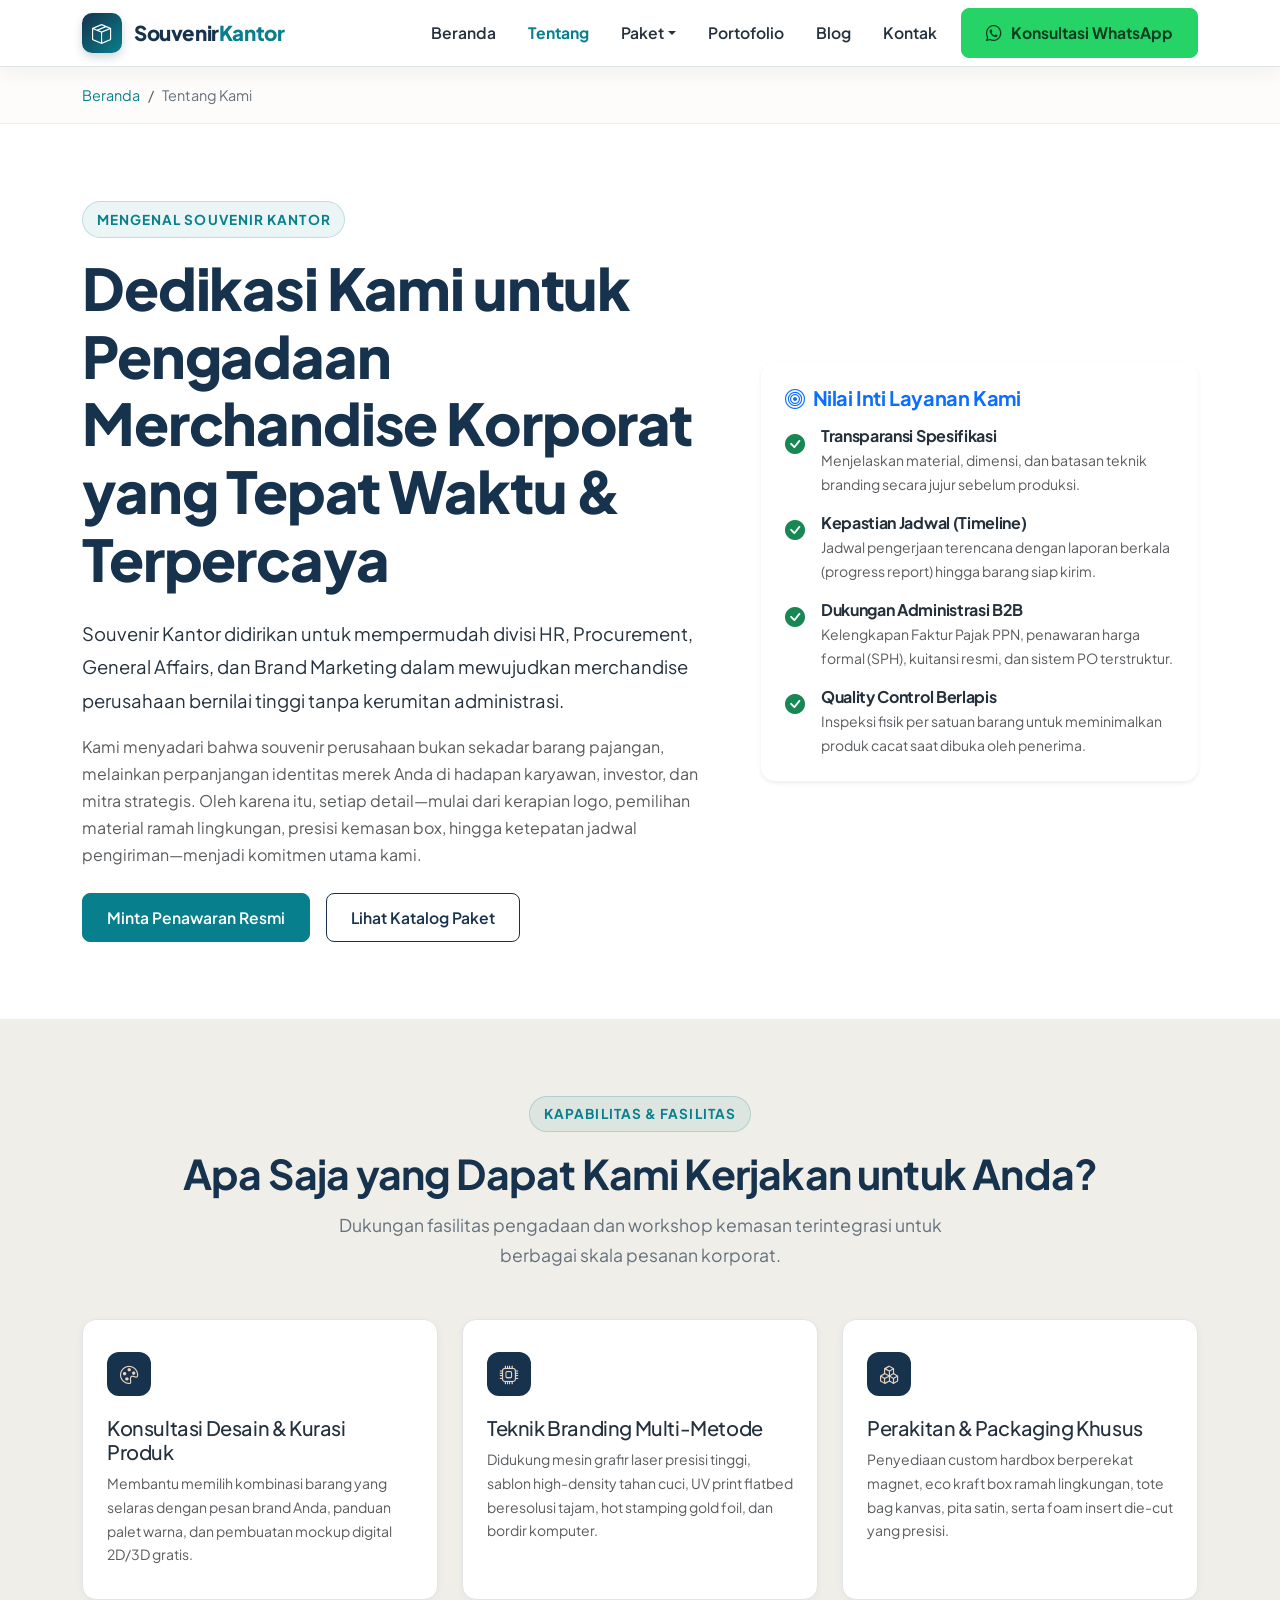
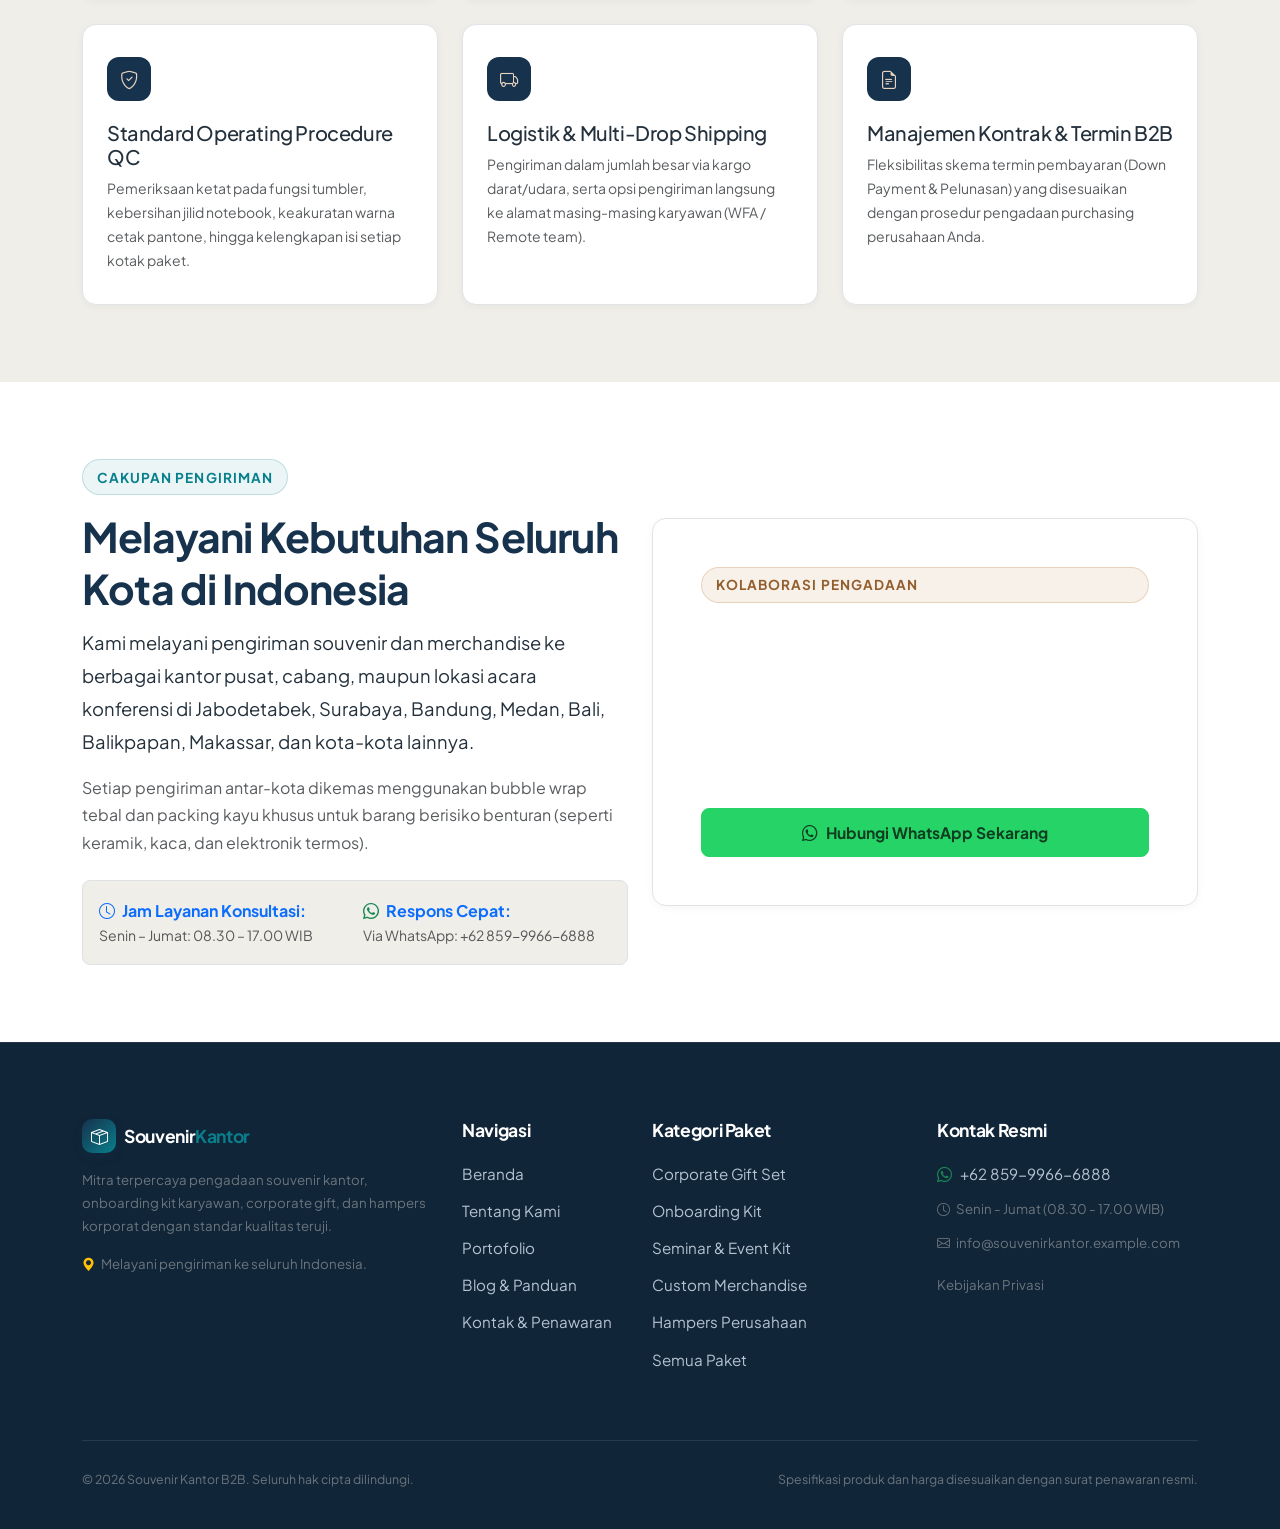
<file: tentang.html>
<!DOCTYPE html>
<html lang="id" prefix="og: https://ogp.me/ns#">
<head>
  <meta charset="UTF-8">
  <meta name="viewport" content="width=device-width, initial-scale=1.0">
  <title>Tentang Kami | Mitra Pengadaan Souvenir Kantor &amp; Corporate Gift B2B</title>
  <meta name="description" content="Profil Souvenir Kantor B2B: pendekatan layanan, standar quality control, kapabilitas pengadaan merchandise korporat, dan komitmen kemitraan resmi di Indonesia.">
  <link rel="canonical" href="https://souvenirkantor.example.com/tentang.html">
  <meta name="theme-color" content="#17324D">

  <!-- Search Engine Crawling & Indexing (SEO 2026-2027) -->
  <meta name="robots" content="index, follow, max-image-preview:large, max-snippet:-1, max-video-preview:-1">
  <meta name="googlebot" content="index, follow, max-snippet:-1, max-image-preview:large, max-video-preview:-1">
  <meta name="bingbot" content="index, follow, max-snippet:-1, max-image-preview:large, max-video-preview:-1">
  <meta name="author" content="Souvenir Kantor B2B">
  <meta name="publisher" content="Souvenir Kantor B2B">
  <meta name="language" content="Indonesian">
  <meta http-equiv="content-language" content="id">
  <meta name="rating" content="general">
  <meta name="format-detection" content="telephone=no">

  <!-- Geographical & Local Engine Optimization (GEO 2026-2027) -->
  <meta name="geo.region" content="ID-JK">
  <meta name="geo.placename" content="Jakarta">
  <meta name="geo.position" content="-6.2088;106.8456">
  <meta name="ICBM" content="-6.2088, 106.8456">

  <!-- Open Graph / Facebook (OG 2026-2027) -->
  <meta property="og:type" content="website">
  <meta property="og:url" content="https://souvenirkantor.example.com/tentang.html">
  <meta property="og:title" content="Tentang Kami | Mitra Pengadaan Souvenir Kantor &amp; Corporate Gift B2B">
  <meta property="og:description" content="Pendekatan terpercaya dalam pengadaan merchandise perusahaan, onboarding kit, dan hampers korporat dengan standar mutu konsisten.">
  <meta property="og:image" content="https://souvenirkantor.example.com/assets/images/og-image.svg">
  <meta property="og:image:secure_url" content="https://souvenirkantor.example.com/assets/images/og-image.svg">
  <meta property="og:image:type" content="image/svg+xml">
  <meta property="og:image:width" content="1200">
  <meta property="og:image:height" content="630">
  <meta property="og:image:alt" content="Profil dan Komitmen Layanan Souvenir Kantor B2B">
  <meta property="og:site_name" content="Souvenir Kantor B2B">
  <meta property="og:locale" content="id_ID">

  <!-- Twitter / X Cards -->
  <meta name="twitter:card" content="summary_large_image">
  <meta name="twitter:url" content="https://souvenirkantor.example.com/tentang.html">
  <meta name="twitter:title" content="Tentang Kami | Mitra Pengadaan Souvenir Kantor &amp; Corporate Gift B2B">
  <meta name="twitter:description" content="Informasi profil, kapabilitas, alur kerja, dan komitmen kualitas pengadaan merchandise B2B resmi.">
  <meta name="twitter:image" content="https://souvenirkantor.example.com/assets/images/og-image.svg">
  <meta name="twitter:image:alt" content="Tentang Souvenir Kantor B2B">

  <link rel="icon" type="image/svg+xml" href="assets/images/favicon.svg">
  <link rel="manifest" href="site.webmanifest">

  <!-- Fonts & Bootstrap -->
  <link rel="preconnect" href="https://fonts.googleapis.com">
  <link rel="preconnect" href="https://fonts.gstatic.com" crossorigin>
  <link href="https://fonts.googleapis.com/css2?family=Plus+Jakarta+Sans:wght@400;500;600;700;800&display=swap" rel="stylesheet">
  <link href="https://cdn.jsdelivr.net/npm/bootstrap@5.3.3/dist/css/bootstrap.min.css" rel="stylesheet">
  <link href="https://cdn.jsdelivr.net/npm/bootstrap-icons@1.11.3/font/bootstrap-icons.min.css" rel="stylesheet">
  <link rel="stylesheet" href="assets/css/style.css">

  <!-- Structured Data JSON-LD (Schema.org Graph 2026-2027) -->
  <script type="application/ld+json">
  {
    "@context": "https://schema.org",
    "@graph": [
      {
        "@type": ["Organization", "ProfessionalService"],
        "@id": "https://souvenirkantor.example.com/#organization",
        "name": "Souvenir Kantor B2B",
        "url": "https://souvenirkantor.example.com/",
        "logo": "https://souvenirkantor.example.com/assets/images/favicon.svg",
        "image": "https://souvenirkantor.example.com/assets/images/og-image.svg",
        "description": "Layanan spesialis pengadaan merchandise perusahaan, corporate gift set, onboarding kit karyawan, dan seminar kit B2B resmi di Indonesia.",
        "telephone": "+6285999666888",
        "email": "info@souvenirkantor.example.com",
        "priceRange": "$$",
        "address": {
          "@type": "PostalAddress",
          "streetAddress": "Kawasan Bisnis & Industri Kreatif",
          "addressLocality": "Jakarta",
          "addressRegion": "DKI Jakarta",
          "postalCode": "12950",
          "addressCountry": "ID"
        },
        "areaServed": {
          "@type": "Country",
          "name": "Indonesia"
        }
      },
      {
        "@type": "WebSite",
        "@id": "https://souvenirkantor.example.com/#website",
        "url": "https://souvenirkantor.example.com/",
        "name": "Souvenir Kantor B2B",
        "inLanguage": "id-ID"
      },
      {
        "@type": "AboutPage",
        "@id": "https://souvenirkantor.example.com/tentang.html#webpage",
        "url": "https://souvenirkantor.example.com/tentang.html",
        "name": "Tentang Kami | Mitra Pengadaan Souvenir Kantor & Corporate Gift B2B",
        "isPartOf": {
          "@id": "https://souvenirkantor.example.com/#website"
        },
        "about": {
          "@id": "https://souvenirkantor.example.com/#organization"
        },
        "description": "Informasi profil, kapabilitas, alur kerja, dan komitmen kualitas Souvenir Kantor B2B di Indonesia.",
        "inLanguage": "id-ID",
        "breadcrumb": {
          "@id": "https://souvenirkantor.example.com/tentang.html#breadcrumb"
        },
        "speakable": {
          "@type": "SpeakableSpecification",
          "cssSelector": [".display-title", ".lead-text"]
        }
      },
      {
        "@type": "BreadcrumbList",
        "@id": "https://souvenirkantor.example.com/tentang.html#breadcrumb",
        "itemListElement": [
          {
            "@type": "ListItem",
            "position": 1,
            "name": "Beranda",
            "item": "https://souvenirkantor.example.com/index.html"
          },
          {
            "@type": "ListItem",
            "position": 2,
            "name": "Tentang Kami",
            "item": "https://souvenirkantor.example.com/tentang.html"
          }
        ]
      }
    ]
  }
  </script>
</head>
<body>

  <a href="#main-content" class="skip-link">Loncat ke konten utama</a>

  <!-- Header -->
  <header class="site-header">
    <nav class="navbar navbar-expand-lg" aria-label="Navigasi Utama">
      <div class="container-xl">
        <a class="navbar-brand" href="index.html">
          <div class="brand-icon-box" aria-hidden="true"><i class="bi bi-box-seam"></i></div>
          <span>Souvenir<span style="color: var(--color-action);">Kantor</span></span>
        </a>
        <button class="navbar-toggler" type="button" data-bs-toggle="collapse" data-bs-target="#mainNavbar" aria-controls="mainNavbar" aria-expanded="false" aria-label="Buka menu navigasi">
          <span class="navbar-toggler-icon"></span>
        </button>
        <div class="collapse navbar-collapse" id="mainNavbar">
          <ul class="navbar-nav ms-auto mb-2 mb-lg-0 align-items-lg-center">
            <li class="nav-item"><a class="nav-link" href="index.html">Beranda</a></li>
            <li class="nav-item"><a class="nav-link active" aria-current="page" href="tentang.html">Tentang</a></li>
            <li class="nav-item dropdown">
              <a class="nav-link dropdown-toggle" href="paket/index.html" id="paketDropdown" role="button" data-bs-toggle="dropdown" aria-expanded="false">Paket</a>
              <ul class="dropdown-menu" aria-labelledby="paketDropdown">
                <li><a class="dropdown-item" href="paket/corporate-gift-set.html"><i class="bi bi-gift"></i> Corporate Gift Set</a></li>
                <li><a class="dropdown-item" href="paket/onboarding-kit.html"><i class="bi bi-person-check"></i> Onboarding / Welcome Kit</a></li>
                <li><a class="dropdown-item" href="paket/seminar-kit.html"><i class="bi bi-easel"></i> Seminar &amp; Event Kit</a></li>
                <li><a class="dropdown-item" href="paket/custom-merchandise.html"><i class="bi bi-cup-hot"></i> Custom Merchandise</a></li>
                <li><a class="dropdown-item" href="paket/hampers-perusahaan.html"><i class="bi bi-basket"></i> Hampers Perusahaan</a></li>
                <li><hr class="dropdown-divider"></li>
                <li><a class="dropdown-item fw-bold text-primary" href="paket/index.html"><i class="bi bi-grid"></i> Lihat Semua Paket</a></li>
              </ul>
            </li>
            <li class="nav-item"><a class="nav-link" href="portofolio.html">Portofolio</a></li>
            <li class="nav-item"><a class="nav-link" href="blog.html">Blog</a></li>
            <li class="nav-item"><a class="nav-link" href="kontak.html">Kontak</a></li>
            <li class="nav-item ms-lg-2 nav-cta-item">
              <a class="btn btn-whatsapp" href="https://wa.me/6285999666888?text=Halo%20Souvenir%20Kantor%2C%20saya%20ingin%20konsultasi%20pengadaan%20merchandise%20perusahaan." target="_blank" rel="noopener noreferrer">
                <i class="bi bi-whatsapp"></i> Konsultasi WhatsApp
              </a>
            </li>
          </ul>
        </div>
      </div>
    </nav>
  </header>

  <!-- Breadcrumb -->
  <div class="breadcrumb-wrap">
    <div class="container-xl">
      <nav aria-label="breadcrumb">
        <ol class="breadcrumb">
          <li class="breadcrumb-item"><a href="index.html">Beranda</a></li>
          <li class="breadcrumb-item active" aria-current="page">Tentang Kami</li>
        </ol>
      </nav>
    </div>
  </div>

  <main id="main-content">
    <!-- Intro / Story -->
    <section class="section-py bg-surface">
      <div class="container-xl">
        <div class="row align-items-center g-5">
          <div class="col-lg-7">
            <span class="eyebrow">Mengenal Souvenir Kantor</span>
            <h1 class="display-title mb-4">
              Dedikasi Kami untuk Pengadaan Merchandise Korporat yang Tepat Waktu &amp; Terpercaya
            </h1>
            <p class="lead-text mb-3">
              Souvenir Kantor didirikan untuk mempermudah divisi HR, Procurement, General Affairs, dan Brand Marketing dalam mewujudkan merchandise perusahaan bernilai tinggi tanpa kerumitan administrasi.
            </p>
            <p class="text-muted mb-4">
              Kami menyadari bahwa souvenir perusahaan bukan sekadar barang pajangan, melainkan perpanjangan identitas merek Anda di hadapan karyawan, investor, dan mitra strategis. Oleh karena itu, setiap detail—mulai dari kerapian logo, pemilihan material ramah lingkungan, presisi kemasan box, hingga ketepatan jadwal pengiriman—menjadi komitmen utama kami.
            </p>
            <div class="d-flex flex-wrap gap-3">
              <a href="kontak.html" class="btn btn-action">Minta Penawaran Resmi</a>
              <a href="paket/index.html" class="btn btn-outline-primary">Lihat Katalog Paket</a>
            </div>
          </div>
          <div class="col-lg-5">
            <div class="b2b-card p-4 bg-surface-muted border-0 shadow-sm">
              <h2 class="h5 fw-bold mb-3 text-primary"><i class="bi bi-bullseye me-2"></i>Nilai Inti Layanan Kami</h2>
              <ul class="list-unstyled mb-0">
                <li class="d-flex gap-3 mb-3">
                  <div class="text-success fs-5"><i class="bi bi-check-circle-fill"></i></div>
                  <div>
                    <h3 class="h6 fw-bold mb-1">Transparansi Spesifikasi</h3>
                    <p class="small text-muted mb-0">Menjelaskan material, dimensi, dan batasan teknik branding secara jujur sebelum produksi.</p>
                  </div>
                </li>
                <li class="d-flex gap-3 mb-3">
                  <div class="text-success fs-5"><i class="bi bi-check-circle-fill"></i></div>
                  <div>
                    <h3 class="h6 fw-bold mb-1">Kepastian Jadwal (Timeline)</h3>
                    <p class="small text-muted mb-0">Jadwal pengerjaan terencana dengan laporan berkala (progress report) hingga barang siap kirim.</p>
                  </div>
                </li>
                <li class="d-flex gap-3 mb-3">
                  <div class="text-success fs-5"><i class="bi bi-check-circle-fill"></i></div>
                  <div>
                    <h3 class="h6 fw-bold mb-1">Dukungan Administrasi B2B</h3>
                    <p class="small text-muted mb-0">Kelengkapan Faktur Pajak PPN, penawaran harga formal (SPH), kuitansi resmi, dan sistem PO terstruktur.</p>
                  </div>
                </li>
                <li class="d-flex gap-3">
                  <div class="text-success fs-5"><i class="bi bi-check-circle-fill"></i></div>
                  <div>
                    <h3 class="h6 fw-bold mb-1">Quality Control Berlapis</h3>
                    <p class="small text-muted mb-0">Inspeksi fisik per satuan barang untuk meminimalkan produk cacat saat dibuka oleh penerima.</p>
                  </div>
                </li>
              </ul>
            </div>
          </div>
        </div>
      </div>
    </section>

    <!-- Kapabilitas Nyata -->
    <section class="section-py bg-surface-muted">
      <div class="container-xl">
        <div class="text-center mb-5">
          <span class="eyebrow">Kapabilitas &amp; Fasilitas</span>
          <h2 class="section-title">Apa Saja yang Dapat Kami Kerjakan untuk Anda?</h2>
          <p class="section-subtitle mx-auto">
            Dukungan fasilitas pengadaan dan workshop kemasan terintegrasi untuk berbagai skala pesanan korporat.
          </p>
        </div>

        <div class="row g-4">
          <div class="col-12 col-md-6 col-lg-4">
            <div class="step-item">
              <div class="step-num"><i class="bi bi-palette"></i></div>
              <h3 class="h5 mb-2">Konsultasi Desain &amp; Kurasi Produk</h3>
              <p class="text-muted small mb-0">
                Membantu memilih kombinasi barang yang selaras dengan pesan brand Anda, panduan palet warna, dan pembuatan mockup digital 2D/3D gratis.
              </p>
            </div>
          </div>

          <div class="col-12 col-md-6 col-lg-4">
            <div class="step-item">
              <div class="step-num"><i class="bi bi-cpu"></i></div>
              <h3 class="h5 mb-2">Teknik Branding Multi-Metode</h3>
              <p class="text-muted small mb-0">
                Didukung mesin grafir laser presisi tinggi, sablon high-density tahan cuci, UV print flatbed beresolusi tajam, hot stamping gold foil, dan bordir komputer.
              </p>
            </div>
          </div>

          <div class="col-12 col-md-6 col-lg-4">
            <div class="step-item">
              <div class="step-num"><i class="bi bi-boxes"></i></div>
              <h3 class="h5 mb-2">Perakitan &amp; Packaging Khusus</h3>
              <p class="text-muted small mb-0">
                Penyediaan custom hardbox berperekat magnet, eco kraft box ramah lingkungan, tote bag kanvas, pita satin, serta foam insert die-cut yang presisi.
              </p>
            </div>
          </div>

          <div class="col-12 col-md-6 col-lg-4">
            <div class="step-item">
              <div class="step-num"><i class="bi bi-shield-check"></i></div>
              <h3 class="h5 mb-2">Standard Operating Procedure QC</h3>
              <p class="text-muted small mb-0">
                Pemeriksaan ketat pada fungsi tumbler, kebersihan jilid notebook, keakuratan warna cetak pantone, hingga kelengkapan isi setiap kotak paket.
              </p>
            </div>
          </div>

          <div class="col-12 col-md-6 col-lg-4">
            <div class="step-item">
              <div class="step-num"><i class="bi bi-truck"></i></div>
              <h3 class="h5 mb-2">Logistik &amp; Multi-Drop Shipping</h3>
              <p class="text-muted small mb-0">
                Pengiriman dalam jumlah besar via kargo darat/udara, serta opsi pengiriman langsung ke alamat masing-masing karyawan (WFA / Remote team).
              </p>
            </div>
          </div>

          <div class="col-12 col-md-6 col-lg-4">
            <div class="step-item">
              <div class="step-num"><i class="bi bi-file-earmark-text"></i></div>
              <h3 class="h5 mb-2">Manajemen Kontrak &amp; Termin B2B</h3>
              <p class="text-muted small mb-0">
                Fleksibilitas skema termin pembayaran (Down Payment &amp; Pelunasan) yang disesuaikan dengan prosedur pengadaan purchasing perusahaan Anda.
              </p>
            </div>
          </div>
        </div>
      </div>
    </section>

    <!-- Area Layanan & Jam Operasional -->
    <section class="section-py bg-surface">
      <div class="container-xl">
        <div class="row g-4 align-items-center">
          <div class="col-lg-6">
            <span class="eyebrow">Cakupan Pengiriman</span>
            <h2 class="section-title">Melayani Kebutuhan Seluruh Kota di Indonesia</h2>
            <p class="lead-text mb-3">
              Kami melayani pengiriman souvenir dan merchandise ke berbagai kantor pusat, cabang, maupun lokasi acara konferensi di Jabodetabek, Surabaya, Bandung, Medan, Bali, Balikpapan, Makassar, dan kota-kota lainnya.
            </p>
            <p class="text-muted mb-4">
              Setiap pengiriman antar-kota dikemas menggunakan bubble wrap tebal dan packing kayu khusus untuk barang berisiko benturan (seperti keramik, kaca, dan elektronik termos).
            </p>
            <div class="p-3 bg-surface-muted rounded-3 border">
              <div class="row g-3">
                <div class="col-sm-6">
                  <div class="fw-bold text-primary"><i class="bi bi-clock me-1 text-action"></i> Jam Layanan Konsultasi:</div>
                  <div class="small text-muted">Senin – Jumat: 08.30 – 17.00 WIB</div>
                </div>
                <div class="col-sm-6">
                  <div class="fw-bold text-primary"><i class="bi bi-whatsapp me-1 text-success"></i> Respons Cepat:</div>
                  <div class="small text-muted">Via WhatsApp: +62 859-9966-6888</div>
                </div>
              </div>
            </div>
          </div>
          <div class="col-lg-6">
            <div class="b2b-card bg-navy p-4 p-md-5 text-white">
              <span class="eyebrow eyebrow-accent mb-3">Kolaborasi Pengadaan</span>
              <h3 class="h3 text-white mb-3">Mulai Percakapan dengan Tim Spesialis Kami</h3>
              <p class="text-white-sub mb-4 opacity-75">
                Punya pertanyaan seputar minimal order, ketersediaan stok bahan, atau ingin memeriksa portofolio fisik? Hubungi tim kami sekarang melalui WhatsApp resmi.
              </p>
              <a href="https://wa.me/6285999666888?text=Halo%20tim%20Souvenir%20Kantor%2C%20saya%20ingin%20berdiskusi%20tentang%20kebutuhan%20merchandise%20kantor%20kami." class="btn btn-whatsapp w-100" target="_blank" rel="noopener noreferrer">
                <i class="bi bi-whatsapp"></i> Hubungi WhatsApp Sekarang
              </a>
            </div>
          </div>
        </div>
      </div>
    </section>
  </main>

  <!-- Footer -->
  <footer class="site-footer">
    <div class="container-xl">
      <div class="row g-4">
        <div class="col-12 col-md-4">
          <div class="d-flex align-items-center gap-2 mb-3">
            <div class="brand-icon-box" style="width:34px;height:34px;font-size:1rem;" aria-hidden="true"><i class="bi bi-box-seam"></i></div>
            <h4 class="h5 mb-0 text-white">Souvenir<span style="color: var(--color-action);">Kantor</span></h4>
          </div>
          <p class="small text-secondary mb-3">Mitra terpercaya pengadaan souvenir kantor, onboarding kit karyawan, corporate gift, dan hampers korporat dengan standar kualitas teruji.</p>
          <p class="small text-secondary mb-0"><i class="bi bi-geo-alt-fill text-warning me-1"></i> Melayani pengiriman ke seluruh Indonesia.</p>
        </div>
        <div class="col-6 col-md-2">
          <h5>Navigasi</h5>
          <ul class="footer-nav">
            <li><a href="index.html">Beranda</a></li>
            <li><a href="tentang.html">Tentang Kami</a></li>
            <li><a href="portofolio.html">Portofolio</a></li>
            <li><a href="blog.html">Blog &amp; Panduan</a></li>
            <li><a href="kontak.html">Kontak &amp; Penawaran</a></li>
          </ul>
        </div>
        <div class="col-6 col-md-3">
          <h5>Kategori Paket</h5>
          <ul class="footer-nav">
            <li><a href="paket/corporate-gift-set.html">Corporate Gift Set</a></li>
            <li><a href="paket/onboarding-kit.html">Onboarding Kit</a></li>
            <li><a href="paket/seminar-kit.html">Seminar &amp; Event Kit</a></li>
            <li><a href="paket/custom-merchandise.html">Custom Merchandise</a></li>
            <li><a href="paket/hampers-perusahaan.html">Hampers Perusahaan</a></li>
            <li><a href="paket/index.html">Semua Paket</a></li>
          </ul>
        </div>
        <div class="col-12 col-md-3">
          <h5>Kontak Resmi</h5>
          <ul class="footer-nav">
            <li><a href="https://wa.me/6285999666888" target="_blank" rel="noopener noreferrer" class="d-flex align-items-center gap-2"><i class="bi bi-whatsapp text-success"></i> +62 859-9966-6888</a></li>
            <li class="small text-secondary mt-2"><i class="bi bi-clock me-1"></i> Senin - Jumat (08.30 - 17.00 WIB)</li>
            <li class="small text-secondary mt-1"><i class="bi bi-envelope me-1"></i> info@souvenirkantor.example.com</li>
            <li class="mt-3"><a href="kebijakan-privasi.html" class="small text-secondary">Kebijakan Privasi</a></li>
          </ul>
        </div>
      </div>
      <div class="footer-bottom d-flex flex-column flex-md-row justify-content-between align-items-center">
        <p class="mb-2 mb-md-0 small text-secondary">&copy; <span id="currentYear">2026</span> Souvenir Kantor B2B. Seluruh hak cipta dilindungi.</p>
        <p class="mb-0 small text-secondary">Spesifikasi produk dan harga disesuaikan dengan surat penawaran resmi.</p>
      </div>
    </div>
  </footer>

  <!-- Back to Top Button (Pojok Bawah Kiri) -->
  <button type="button" id="backToTopBtn" class="back-to-top-btn" aria-label="Kembali ke atas halaman" title="Kembali ke atas">
    <i class="bi bi-chevron-up" aria-hidden="true"></i>
  </button>

  <script src="https://cdn.jsdelivr.net/npm/bootstrap@5.3.3/dist/js/bootstrap.bundle.min.js"></script>
  <script src="assets/js/main.js"></script>
</body>
</html>
</file>
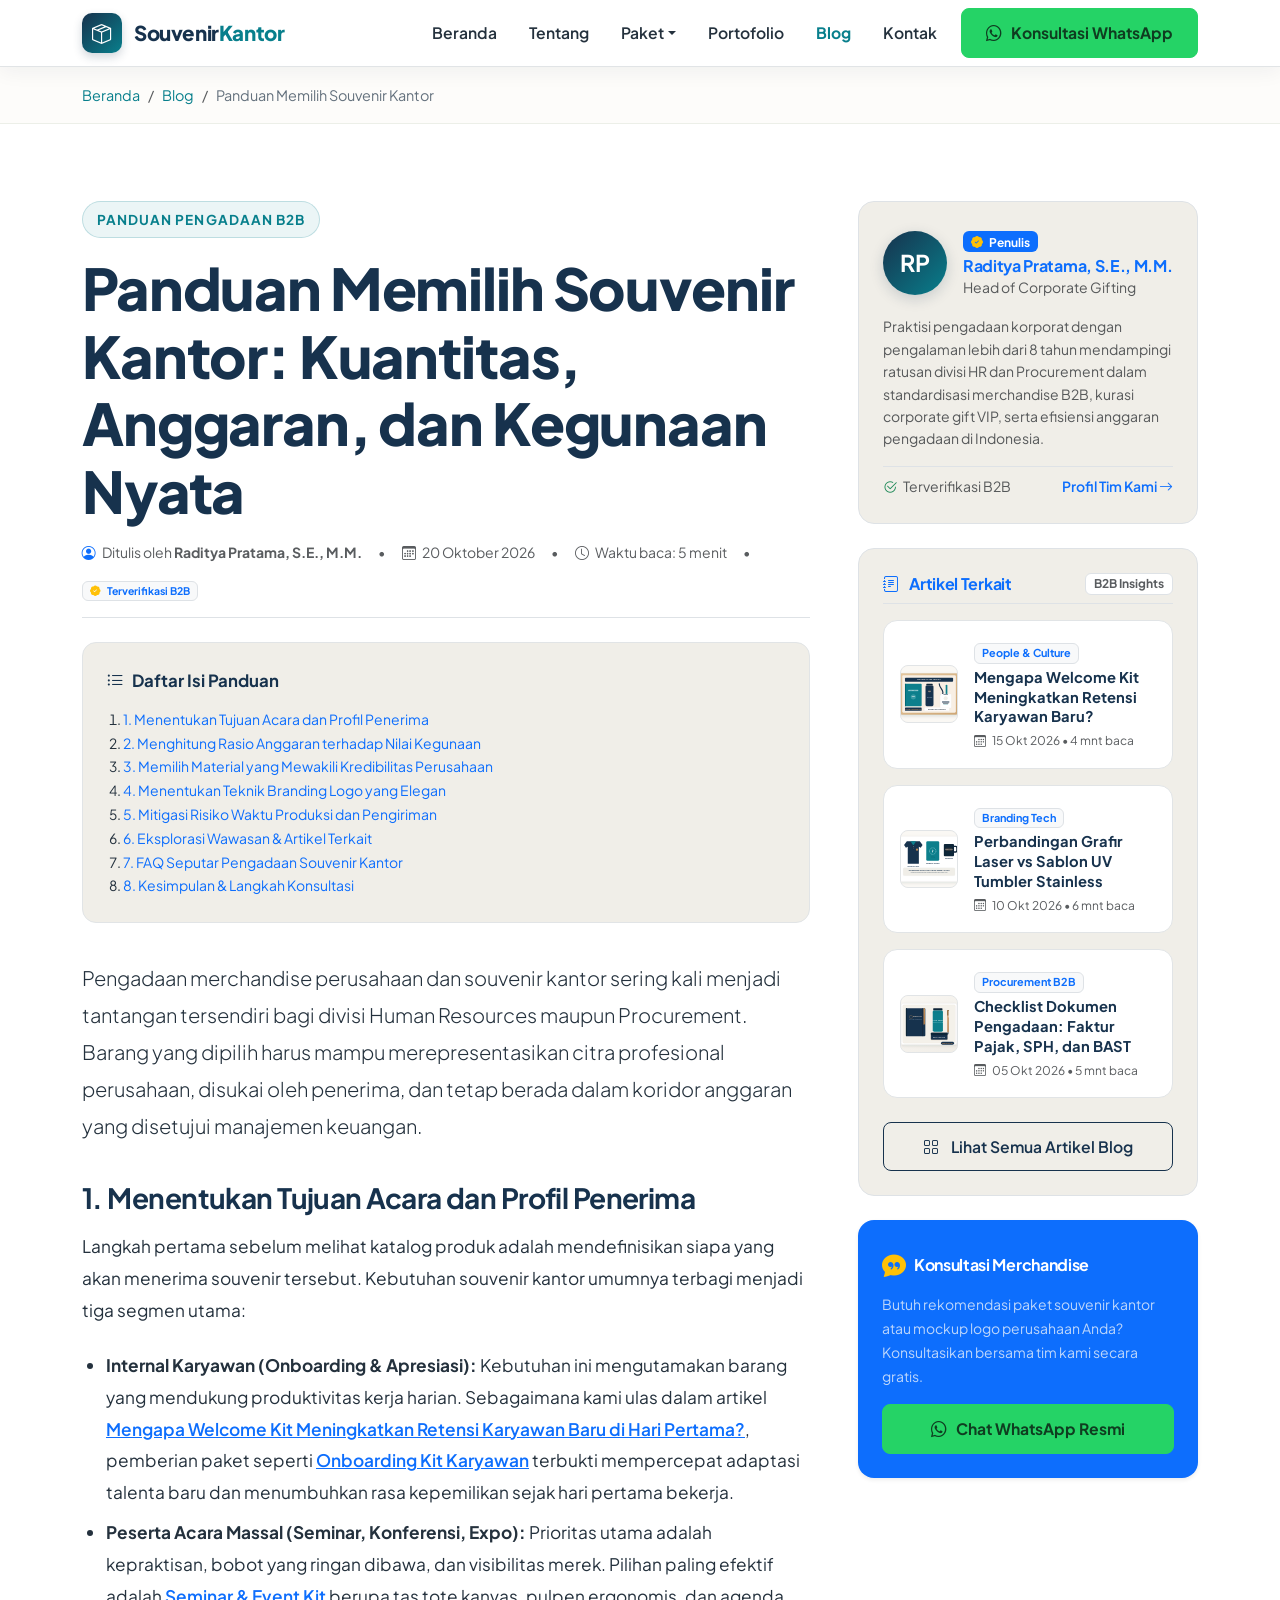
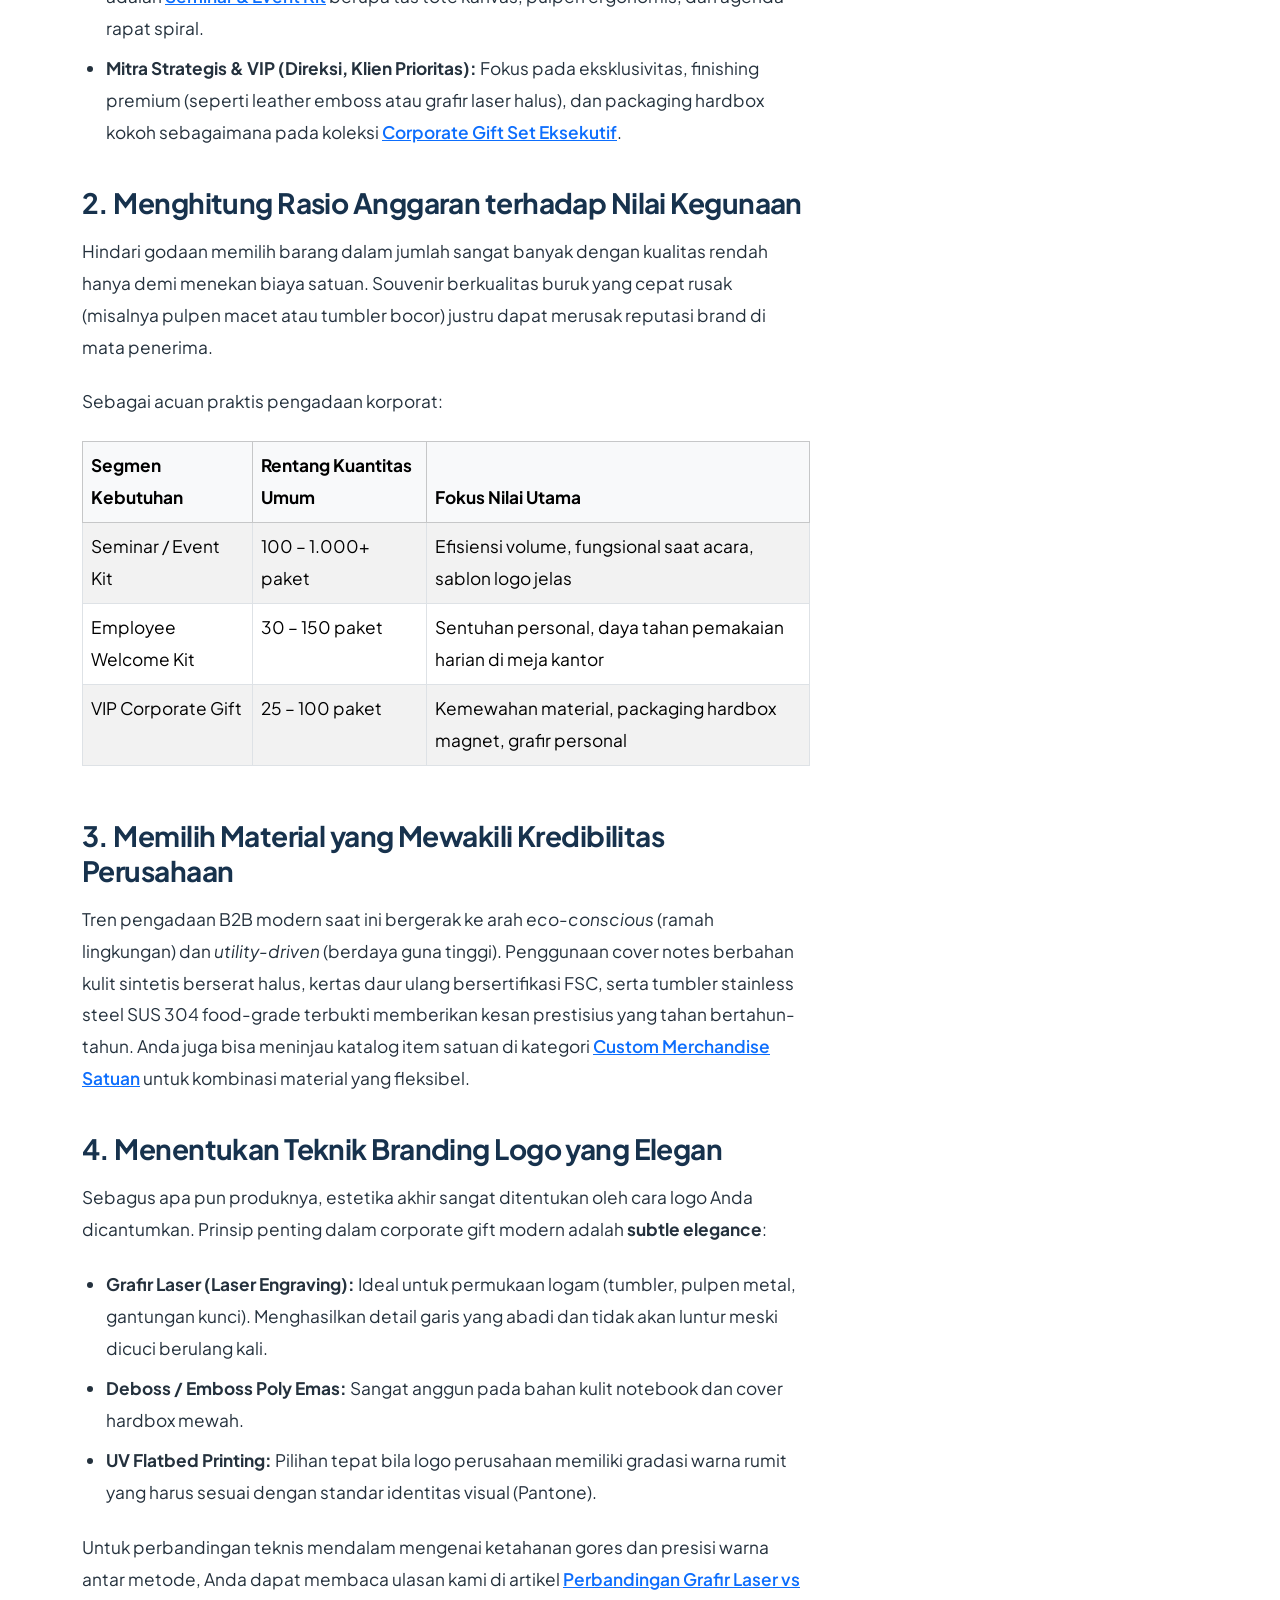
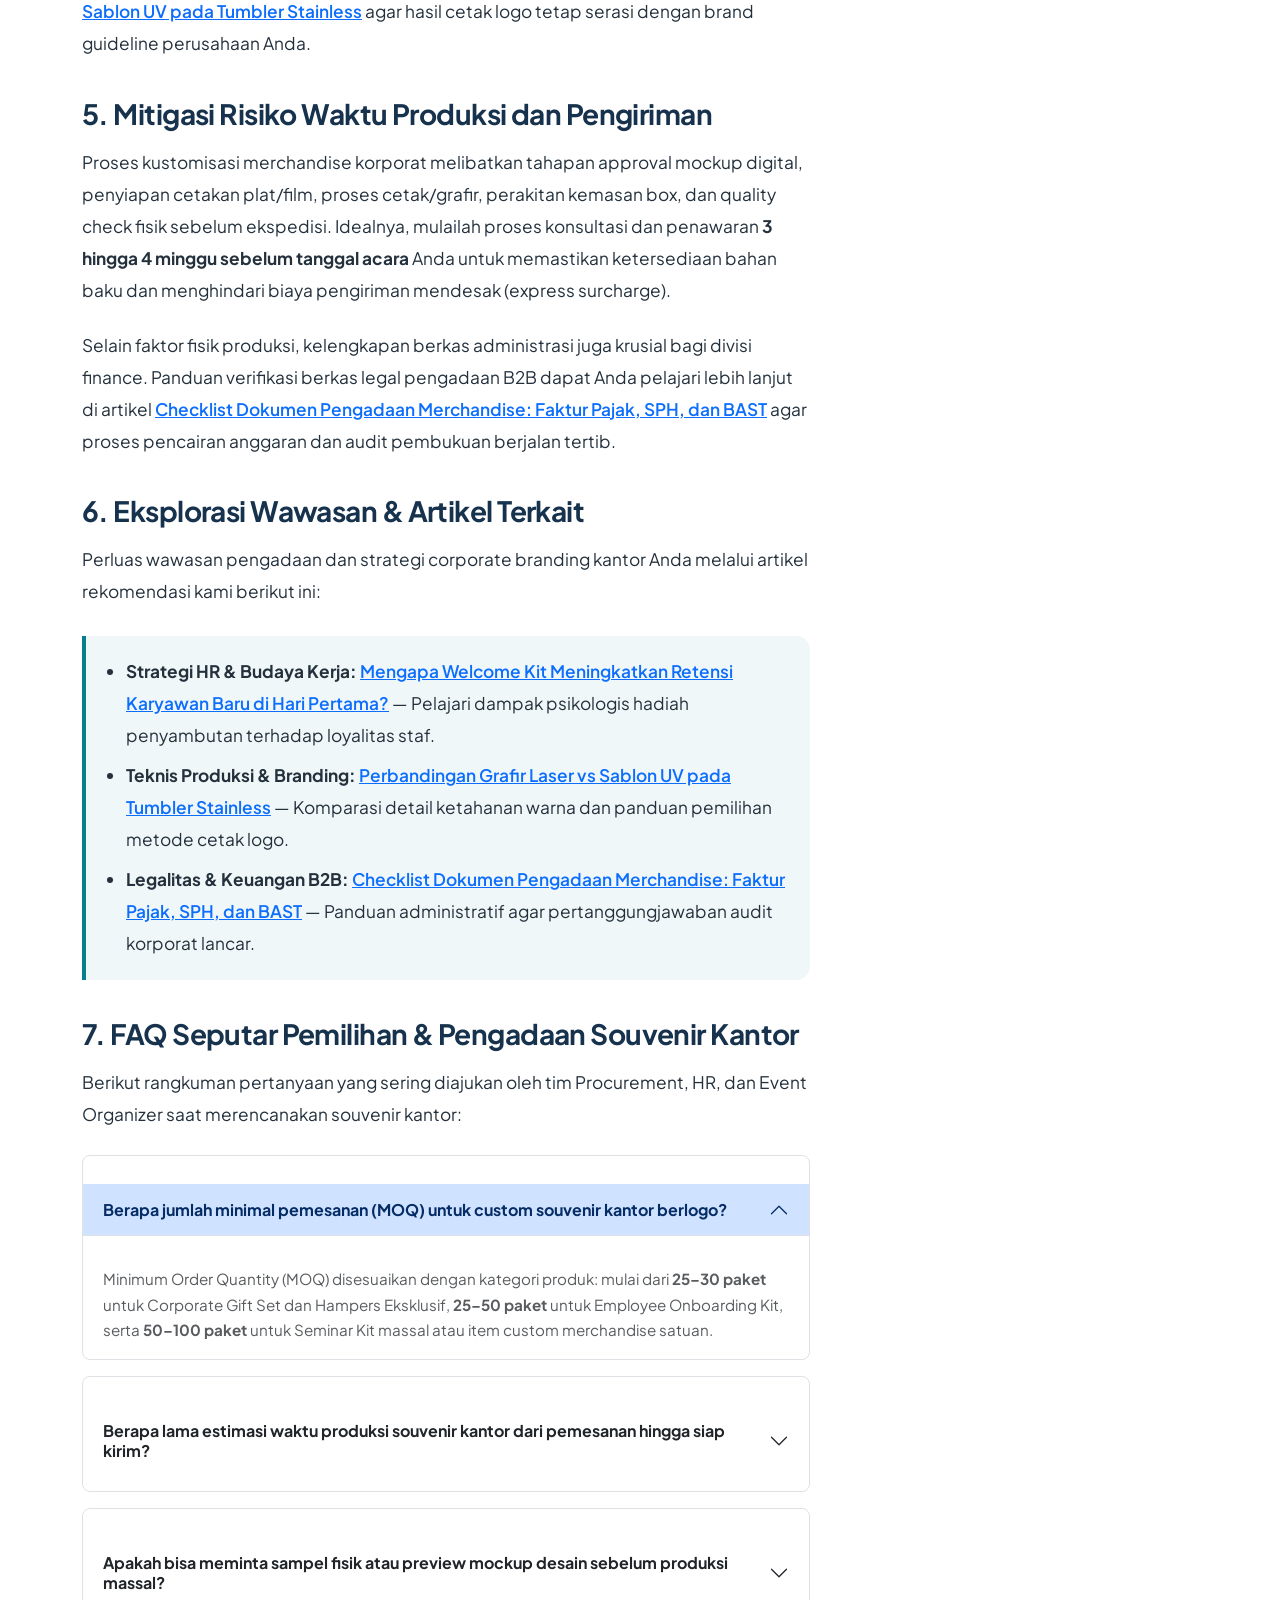
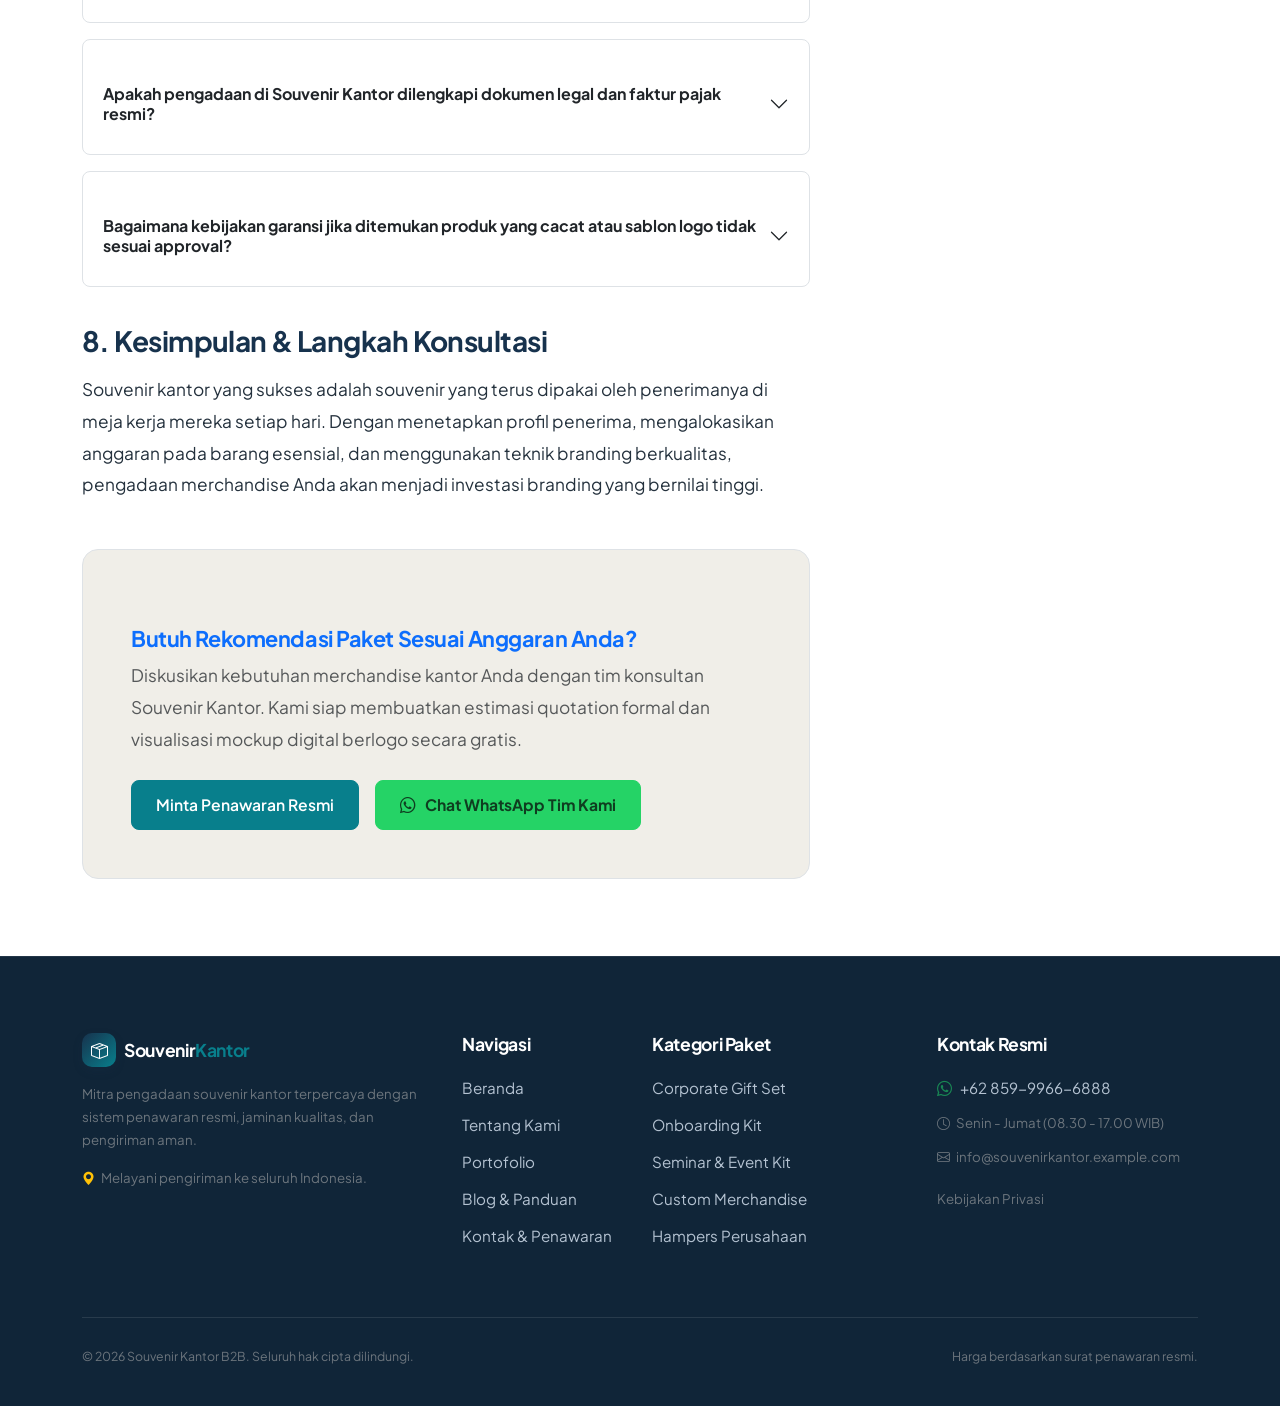
<file: blog/panduan-memilih-souvenir-kantor.html>
<!DOCTYPE html>
<html lang="id" prefix="og: https://ogp.me/ns# article: https://ogp.me/ns/article#">
<head>
  <meta charset="UTF-8">
  <meta name="viewport" content="width=device-width, initial-scale=1.0">
  <title>Panduan Memilih Souvenir Kantor: Kuantitas, Anggaran, &amp; Kegunaan | Souvenir Kantor</title>
  <meta name="description" content="Langkah strategis memilih souvenir kantor dan corporate gift: analisis profil penerima, perhitungan anggaran per unit, pemilihan teknik branding, dan mitigasi deadline di Indonesia.">
  <link rel="canonical" href="https://souvenirkantor.example.com/blog/panduan-memilih-souvenir-kantor.html">
  <meta name="theme-color" content="#17324D">

  <!-- Search Engine Crawling & Indexing (SEO 2026-2027) -->
  <meta name="robots" content="index, follow, max-image-preview:large, max-snippet:-1, max-video-preview:-1">
  <meta name="googlebot" content="index, follow, max-snippet:-1, max-image-preview:large, max-video-preview:-1">
  <meta name="bingbot" content="index, follow, max-snippet:-1, max-image-preview:large, max-video-preview:-1">
  <meta name="author" content="Tim Editorial Souvenir Kantor B2B">
  <meta name="publisher" content="Souvenir Kantor B2B">
  <meta name="language" content="Indonesian">
  <meta http-equiv="content-language" content="id">
  <meta name="rating" content="general">
  <meta name="format-detection" content="telephone=no">

  <!-- Geographical & Local Engine Optimization (GEO 2026-2027) -->
  <meta name="geo.region" content="ID-JK">
  <meta name="geo.placename" content="Jakarta">
  <meta name="geo.position" content="-6.2088;106.8456">
  <meta name="ICBM" content="-6.2088, 106.8456">

  <!-- Open Graph / Facebook (OG Article 2026-2027) -->
  <meta property="og:type" content="article">
  <meta property="og:url" content="https://souvenirkantor.example.com/blog/panduan-memilih-souvenir-kantor.html">
  <meta property="og:title" content="Panduan Memilih Souvenir Kantor: Kuantitas, Anggaran, &amp; Kegunaan">
  <meta property="og:description" content="Cara cerdas menyusun pengadaan merchandise perusahaan yang berkesan dan efisien secara budget.">
  <meta property="og:image" content="https://souvenirkantor.example.com/assets/images/corporate-gift-set.svg">
  <meta property="og:image:secure_url" content="https://souvenirkantor.example.com/assets/images/corporate-gift-set.svg">
  <meta property="og:image:type" content="image/svg+xml">
  <meta property="og:image:width" content="800">
  <meta property="og:image:height" content="600">
  <meta property="og:image:alt" content="Ilustrasi Panduan Memilih Souvenir Kantor dan Corporate Gift">
  <meta property="og:site_name" content="Souvenir Kantor B2B">
  <meta property="og:locale" content="id_ID">
  <meta property="article:published_time" content="2026-10-20T08:00:00+07:00">
  <meta property="article:modified_time" content="2026-10-20T08:00:00+07:00">
  <meta property="article:author" content="Souvenir Kantor B2B">
  <meta property="article:section" content="Procurement Guide">

  <!-- Twitter / X Cards -->
  <meta name="twitter:card" content="summary_large_image">
  <meta name="twitter:url" content="https://souvenirkantor.example.com/blog/panduan-memilih-souvenir-kantor.html">
  <meta name="twitter:title" content="Panduan Memilih Souvenir Kantor: Kuantitas, Anggaran, &amp; Kegunaan">
  <meta name="twitter:description" content="Langkah strategis memilih souvenir kantor dan corporate gift yang tepat guna dan efisien budget.">
  <meta name="twitter:image" content="https://souvenirkantor.example.com/assets/images/corporate-gift-set.svg">
  <meta name="twitter:image:alt" content="Panduan Memilih Souvenir Kantor B2B">

  <link rel="icon" type="image/svg+xml" href="../assets/images/favicon.svg">
  <link rel="manifest" href="../site.webmanifest">

  <link rel="preconnect" href="https://fonts.googleapis.com">
  <link rel="preconnect" href="https://fonts.gstatic.com" crossorigin>
  <link href="https://fonts.googleapis.com/css2?family=Plus+Jakarta+Sans:wght@400;500;600;700;800&display=swap" rel="stylesheet">
  <link href="https://cdn.jsdelivr.net/npm/bootstrap@5.3.3/dist/css/bootstrap.min.css" rel="stylesheet">
  <link href="https://cdn.jsdelivr.net/npm/bootstrap-icons@1.11.3/font/bootstrap-icons.min.css" rel="stylesheet">
  <link rel="stylesheet" href="../assets/css/style.css">

  <!-- Structured Data JSON-LD (Schema.org Graph 2026-2027) -->
  <script type="application/ld+json">
  {
    "@context": "https://schema.org",
    "@graph": [
      {
        "@type": ["Organization", "ProfessionalService"],
        "@id": "https://souvenirkantor.example.com/#organization",
        "name": "Souvenir Kantor B2B",
        "url": "https://souvenirkantor.example.com/",
        "logo": {
          "@type": "ImageObject",
          "@id": "https://souvenirkantor.example.com/#logo",
          "url": "https://souvenirkantor.example.com/assets/images/favicon.svg",
          "caption": "Logo Souvenir Kantor B2B"
        },
        "image": "https://souvenirkantor.example.com/assets/images/og-image.jpg",
        "telephone": "+6285999666888",
        "email": "info@souvenirkantor.example.com",
        "priceRange": "$$",
        "description": "Layanan spesialis pengadaan merchandise perusahaan, corporate gift set, onboarding kit karyawan, dan seminar kit B2B resmi di Indonesia.",
        "address": {
          "@type": "PostalAddress",
          "streetAddress": "Kawasan Bisnis & Industri Kreatif, Jl. Gatot Subroto Kav. 52",
          "addressLocality": "Jakarta Selatan",
          "addressRegion": "DKI Jakarta",
          "postalCode": "12950",
          "addressCountry": "ID"
        },
        "geo": {
          "@type": "GeoCoordinates",
          "latitude": -6.2088,
          "longitude": 106.8456
        },
        "areaServed": {
          "@type": "Country",
          "name": "Indonesia"
        }
      },
      {
        "@type": "WebSite",
        "@id": "https://souvenirkantor.example.com/#website",
        "url": "https://souvenirkantor.example.com/",
        "name": "Souvenir Kantor B2B",
        "inLanguage": "id-ID"
      },
      {
        "@type": "Article",
        "@id": "https://souvenirkantor.example.com/blog/panduan-memilih-souvenir-kantor.html#article",
        "isPartOf": {
          "@id": "https://souvenirkantor.example.com/#website"
        },
        "headline": "Panduan Memilih Souvenir Kantor: Kuantitas, Anggaran, dan Kegunaan",
        "description": "Langkah strategis memilih souvenir kantor dan corporate gift yang tepat guna dan efisien secara anggaran di Indonesia.",
        "image": [
          "https://souvenirkantor.example.com/assets/images/og-image.jpg",
          "https://souvenirkantor.example.com/assets/images/corporate-gift-set.svg"
        ],
        "datePublished": "2026-10-20T08:00:00+07:00",
        "dateModified": "2026-10-20T08:00:00+07:00",
        "inLanguage": "id-ID",
        "author": {
          "@type": "Person",
          "name": "Raditya Pratama",
          "jobTitle": "Head of Corporate Gifting & Procurement Consultant",
          "worksFor": {
            "@id": "https://souvenirkantor.example.com/#organization"
          },
          "url": "https://souvenirkantor.example.com/tentang.html"
        },
        "publisher": {
          "@id": "https://souvenirkantor.example.com/#organization"
        },
        "mainEntityOfPage": "https://souvenirkantor.example.com/blog/panduan-memilih-souvenir-kantor.html",
        "breadcrumb": {
          "@id": "https://souvenirkantor.example.com/blog/panduan-memilih-souvenir-kantor.html#breadcrumb"
        },
        "speakable": {
          "@type": "SpeakableSpecification",
          "cssSelector": [".display-title", ".lead", "#tujuan-dan-profil", "#alokasi-anggaran"]
        }
      },
      {
        "@type": "FAQPage",
        "@id": "https://souvenirkantor.example.com/blog/panduan-memilih-souvenir-kantor.html#faq",
        "isPartOf": {
          "@id": "https://souvenirkantor.example.com/blog/panduan-memilih-souvenir-kantor.html#article"
        },
        "mainEntity": [
          {
            "@type": "Question",
            "name": "Berapa jumlah minimal pemesanan (MOQ) untuk custom souvenir kantor berlogo?",
            "acceptedAnswer": {
              "@type": "Answer",
              "text": "Minimum Order Quantity (MOQ) disesuaikan dengan kategori produk: mulai dari 25–30 paket untuk Corporate Gift Set dan Hampers Eksklusif, 25–50 paket untuk Employee Onboarding Kit, serta 50–100 paket untuk Seminar Kit massal atau item custom merchandise satuan."
            }
          },
          {
            "@type": "Question",
            "name": "Berapa lama estimasi waktu produksi souvenir kantor dari pemesanan hingga siap kirim?",
            "acceptedAnswer": {
              "@type": "Answer",
              "text": "Rata-rata timeline pengerjaan standar adalah 7 hingga 14 hari kerja setelah approval final desain mockup digital dan pembayaran uang muka (DP). Untuk kebutuhan acara mendesak, tersedia skema express priority."
            }
          },
          {
            "@type": "Question",
            "name": "Apakah bisa meminta sampel fisik atau mockup digital sebelum produksi massal?",
            "acceptedAnswer": {
              "@type": "Answer",
              "text": "Ya. Kami menyediakan mockup digital 2D/3D gratis untuk visualisasi penempatan logo beresolusi tinggi, serta layanan proofing sampel fisik untuk proyek skala menengah-besar sebelum produksi massal."
            }
          },
          {
            "@type": "Question",
            "name": "Apakah pengadaan di Souvenir Kantor dilengkapi dokumen legal dan faktur pajak resmi?",
            "acceptedAnswer": {
              "@type": "Answer",
              "text": "Ya, seluruh transaksi pengadaan B2B di Souvenir Kantor dilengkapi Surat Penawaran Harga (SPH), Purchase Order (PO), Invoice resmi, Faktur Pajak PPN, dan Berita Acara Serah Terima (BAST)."
            }
          },
          {
            "@type": "Question",
            "name": "Bagaimana kebijakan garansi jika ditemukan produk yang cacat atau sablon logo tidak sesuai approval?",
            "acceptedAnswer": {
              "@type": "Answer",
              "text": "Setiap pesanan melewati QC fisik berlapis. Jika terdapat cacat pabrik atau ketidaksesuaian hasil cetak dengan mockup yang disetujui, kami memberikan garansi penggantian (reproduksi) tanpa biaya tambahan."
            }
          }
        ]
      },
      {
        "@type": "BreadcrumbList",
        "@id": "https://souvenirkantor.example.com/blog/panduan-memilih-souvenir-kantor.html#breadcrumb",
        "itemListElement": [
          {
            "@type": "ListItem",
            "position": 1,
            "name": "Beranda",
            "item": "https://souvenirkantor.example.com/index.html"
          },
          {
            "@type": "ListItem",
            "position": 2,
            "name": "Blog",
            "item": "https://souvenirkantor.example.com/blog.html"
          },
          {
            "@type": "ListItem",
            "position": 3,
            "name": "Panduan Memilih Souvenir Kantor",
            "item": "https://souvenirkantor.example.com/blog/panduan-memilih-souvenir-kantor.html"
          }
        ]
      }
    ]
  }
  </script>
</head>
<body>

  <a href="#main-content" class="skip-link">Loncat ke konten utama</a>

  <!-- Header -->
  <header class="site-header">
    <nav class="navbar navbar-expand-lg" aria-label="Navigasi Utama">
      <div class="container-xl">
        <a class="navbar-brand" href="../index.html">
          <div class="brand-icon-box" aria-hidden="true"><i class="bi bi-box-seam"></i></div>
          <span>Souvenir<span style="color: var(--color-action);">Kantor</span></span>
        </a>
        <button class="navbar-toggler" type="button" data-bs-toggle="collapse" data-bs-target="#mainNavbar" aria-controls="mainNavbar" aria-expanded="false" aria-label="Buka menu navigasi">
          <span class="navbar-toggler-icon"></span>
        </button>
        <div class="collapse navbar-collapse" id="mainNavbar">
          <ul class="navbar-nav ms-auto mb-2 mb-lg-0 align-items-lg-center">
            <li class="nav-item"><a class="nav-link" href="../index.html">Beranda</a></li>
            <li class="nav-item"><a class="nav-link" href="../tentang.html">Tentang</a></li>
            <li class="nav-item dropdown">
              <a class="nav-link dropdown-toggle" href="../paket/index.html" id="paketDropdown" role="button" data-bs-toggle="dropdown" aria-expanded="false">Paket</a>
              <ul class="dropdown-menu" aria-labelledby="paketDropdown">
                <li><a class="dropdown-item" href="../paket/corporate-gift-set.html"><i class="bi bi-gift"></i> Corporate Gift Set</a></li>
                <li><a class="dropdown-item" href="../paket/onboarding-kit.html"><i class="bi bi-person-check"></i> Onboarding / Welcome Kit</a></li>
                <li><a class="dropdown-item" href="../paket/seminar-kit.html"><i class="bi bi-easel"></i> Seminar &amp; Event Kit</a></li>
                <li><a class="dropdown-item" href="../paket/custom-merchandise.html"><i class="bi bi-cup-hot"></i> Custom Merchandise</a></li>
                <li><a class="dropdown-item" href="../paket/hampers-perusahaan.html"><i class="bi bi-basket"></i> Hampers Perusahaan</a></li>
                <li><hr class="dropdown-divider"></li>
                <li><a class="dropdown-item fw-bold text-primary" href="../paket/index.html"><i class="bi bi-grid"></i> Lihat Semua Paket</a></li>
              </ul>
            </li>
            <li class="nav-item"><a class="nav-link" href="../portofolio.html">Portofolio</a></li>
            <li class="nav-item"><a class="nav-link active" aria-current="page" href="../blog.html">Blog</a></li>
            <li class="nav-item"><a class="nav-link" href="../kontak.html">Kontak</a></li>
            <li class="nav-item ms-lg-2 nav-cta-item">
              <a class="btn btn-whatsapp" href="https://wa.me/6285999666888?text=Halo%20Souvenir%20Kantor%2C%20saya%20ingin%20konsultasi%20pengadaan%20merchandise%20perusahaan." target="_blank" rel="noopener noreferrer">
                <i class="bi bi-whatsapp"></i> Konsultasi WhatsApp
              </a>
            </li>
          </ul>
        </div>
      </div>
    </nav>
  </header>

  <!-- Breadcrumb -->
  <div class="breadcrumb-wrap">
    <div class="container-xl">
      <nav aria-label="breadcrumb">
        <ol class="breadcrumb">
          <li class="breadcrumb-item"><a href="../index.html">Beranda</a></li>
          <li class="breadcrumb-item"><a href="../blog.html">Blog</a></li>
          <li class="breadcrumb-item active" aria-current="page">Panduan Memilih Souvenir Kantor</li>
        </ol>
      </nav>
    </div>
  </div>

  <main id="main-content">
    <article class="section-py bg-surface">
      <div class="container-xl">
        <div class="row g-4 g-lg-5">
          <!-- Main Article Column -->
          <div class="col-12 col-lg-8">
            <div class="article-content-wrapper">
              <!-- Article Header -->
              <header class="mb-4">
                <span class="eyebrow">Panduan Pengadaan B2B</span>
                <h1 class="display-title mb-3">Panduan Memilih Souvenir Kantor: Kuantitas, Anggaran, dan Kegunaan Nyata</h1>
                <div class="d-flex align-items-center gap-3 text-muted small pb-3 border-bottom flex-wrap">
                  <span><i class="bi bi-person-circle me-1 text-primary"></i> Ditulis oleh <strong>Raditya Pratama, S.E., M.M.</strong></span>
                  <span>•</span>
                  <time datetime="2026-10-20"><i class="bi bi-calendar3 me-1"></i> 20 Oktober 2026</time>
                  <span>•</span>
                  <span><i class="bi bi-clock me-1"></i> Waktu baca: 5 menit</span>
                  <span>•</span>
                  <span class="badge bg-light text-primary border"><i class="bi bi-patch-check-fill text-warning me-1"></i> Terverifikasi B2B</span>
                </div>
              </header>

              <!-- Table of Contents -->
              <aside class="article-toc" aria-label="Daftar Isi">
                <div class="article-toc-title"><i class="bi bi-list-ul"></i> Daftar Isi Panduan</div>
                <ol class="mb-0 ps-3 small">
                  <li><a href="#tujuan-dan-profil" class="text-decoration-none">1. Menentukan Tujuan Acara dan Profil Penerima</a></li>
                  <li><a href="#alokasi-anggaran" class="text-decoration-none">2. Menghitung Rasio Anggaran terhadap Nilai Kegunaan</a></li>
                  <li><a href="#material-dan-kualitas" class="text-decoration-none">3. Memilih Material yang Mewakili Kredibilitas Perusahaan</a></li>
                  <li><a href="#teknik-branding" class="text-decoration-none">4. Menentukan Teknik Branding Logo yang Elegan</a></li>
                  <li><a href="#manajemen-deadline" class="text-decoration-none">5. Mitigasi Risiko Waktu Produksi dan Pengiriman</a></li>
                  <li><a href="#artikel-terkait-rekomendasi" class="text-decoration-none">6. Eksplorasi Wawasan &amp; Artikel Terkait</a></li>
                  <li><a href="#faq-pengadaan" class="text-decoration-none">7. FAQ Seputar Pengadaan Souvenir Kantor</a></li>
                  <li><a href="#kesimpulan" class="text-decoration-none">8. Kesimpulan &amp; Langkah Konsultasi</a></li>
                </ol>
              </aside>

              <!-- Article Body -->
              <div class="article-content">
                <p class="lead">
                  Pengadaan merchandise perusahaan dan souvenir kantor sering kali menjadi tantangan tersendiri bagi divisi Human Resources maupun Procurement. Barang yang dipilih harus mampu merepresentasikan citra profesional perusahaan, disukai oleh penerima, dan tetap berada dalam koridor anggaran yang disetujui manajemen keuangan.
                </p>

                <h2 id="tujuan-dan-profil">1. Menentukan Tujuan Acara dan Profil Penerima</h2>
                <p>
                  Langkah pertama sebelum melihat katalog produk adalah mendefinisikan siapa yang akan menerima souvenir tersebut. Kebutuhan souvenir kantor umumnya terbagi menjadi tiga segmen utama:
                </p>
                <ul>
                  <li>
                    <strong>Internal Karyawan (Onboarding &amp; Apresiasi):</strong> Kebutuhan ini mengutamakan barang yang mendukung produktivitas kerja harian. Sebagaimana kami ulas dalam artikel <a href="../blog.html#welcome-kit-retensi" class="fw-semibold text-decoration-underline text-primary">Mengapa Welcome Kit Meningkatkan Retensi Karyawan Baru di Hari Pertama?</a>, pemberian paket seperti <a href="../paket/onboarding-kit.html" class="fw-semibold text-primary">Onboarding Kit Karyawan</a> terbukti mempercepat adaptasi talenta baru dan menumbuhkan rasa kepemilikan sejak hari pertama bekerja.
                  </li>
                  <li>
                    <strong>Peserta Acara Massal (Seminar, Konferensi, Expo):</strong> Prioritas utama adalah kepraktisan, bobot yang ringan dibawa, dan visibilitas merek. Pilihan paling efektif adalah <a href="../paket/seminar-kit.html" class="fw-semibold text-primary">Seminar &amp; Event Kit</a> berupa tas tote kanvas, pulpen ergonomis, dan agenda rapat spiral.
                  </li>
                  <li>
                    <strong>Mitra Strategis &amp; VIP (Direksi, Klien Prioritas):</strong> Fokus pada eksklusivitas, finishing premium (seperti leather emboss atau grafir laser halus), dan packaging hardbox kokoh sebagaimana pada koleksi <a href="../paket/corporate-gift-set.html" class="fw-semibold text-primary">Corporate Gift Set Eksekutif</a>.
                  </li>
                </ul>

                <h2 id="alokasi-anggaran">2. Menghitung Rasio Anggaran terhadap Nilai Kegunaan</h2>
                <p>
                  Hindari godaan memilih barang dalam jumlah sangat banyak dengan kualitas rendah hanya demi menekan biaya satuan. Souvenir berkualitas buruk yang cepat rusak (misalnya pulpen macet atau tumbler bocor) justru dapat merusak reputasi brand di mata penerima.
                </p>
                <p>
                  Sebagai acuan praktis pengadaan korporat:
                </p>
                <div class="table-responsive my-3">
                  <table class="table table-bordered table-striped">
                    <thead class="table-light">
                      <tr>
                        <th>Segmen Kebutuhan</th>
                        <th>Rentang Kuantitas Umum</th>
                        <th>Fokus Nilai Utama</th>
                      </tr>
                    </thead>
                    <tbody>
                      <tr>
                        <td>Seminar / Event Kit</td>
                        <td>100 – 1.000+ paket</td>
                        <td>Efisiensi volume, fungsional saat acara, sablon logo jelas</td>
                      </tr>
                      <tr>
                        <td>Employee Welcome Kit</td>
                        <td>30 – 150 paket</td>
                        <td>Sentuhan personal, daya tahan pemakaian harian di meja kantor</td>
                      </tr>
                      <tr>
                        <td>VIP Corporate Gift</td>
                        <td>25 – 100 paket</td>
                        <td>Kemewahan material, packaging hardbox magnet, grafir personal</td>
                      </tr>
                    </tbody>
                  </table>
                </div>

                <h2 id="material-dan-kualitas">3. Memilih Material yang Mewakili Kredibilitas Perusahaan</h2>
                <p>
                  Tren pengadaan B2B modern saat ini bergerak ke arah <em>eco-conscious</em> (ramah lingkungan) dan <em>utility-driven</em> (berdaya guna tinggi). Penggunaan cover notes berbahan kulit sintetis berserat halus, kertas daur ulang bersertifikasi FSC, serta tumbler stainless steel SUS 304 food-grade terbukti memberikan kesan prestisius yang tahan bertahun-tahun. Anda juga bisa meninjau katalog item satuan di kategori <a href="../paket/custom-merchandise.html" class="fw-semibold text-primary">Custom Merchandise Satuan</a> untuk kombinasi material yang fleksibel.
                </p>

                <h2 id="teknik-branding">4. Menentukan Teknik Branding Logo yang Elegan</h2>
                <p>
                  Sebagus apa pun produknya, estetika akhir sangat ditentukan oleh cara logo Anda dicantumkan. Prinsip penting dalam corporate gift modern adalah <strong>subtle elegance</strong>:
                </p>
                <ul>
                  <li><strong>Grafir Laser (Laser Engraving):</strong> Ideal untuk permukaan logam (tumbler, pulpen metal, gantungan kunci). Menghasilkan detail garis yang abadi dan tidak akan luntur meski dicuci berulang kali.</li>
                  <li><strong>Deboss / Emboss Poly Emas:</strong> Sangat anggun pada bahan kulit notebook dan cover hardbox mewah.</li>
                  <li><strong>UV Flatbed Printing:</strong> Pilihan tepat bila logo perusahaan memiliki gradasi warna rumit yang harus sesuai dengan standar identitas visual (Pantone).</li>
                </ul>
                <p>
                  Untuk perbandingan teknis mendalam mengenai ketahanan gores dan presisi warna antar metode, Anda dapat membaca ulasan kami di artikel <a href="../blog.html#grafir-vs-sablon" class="fw-semibold text-decoration-underline text-primary">Perbandingan Grafir Laser vs Sablon UV pada Tumbler Stainless</a> agar hasil cetak logo tetap serasi dengan brand guideline perusahaan Anda.
                </p>

                <h2 id="manajemen-deadline">5. Mitigasi Risiko Waktu Produksi dan Pengiriman</h2>
                <p>
                  Proses kustomisasi merchandise korporat melibatkan tahapan approval mockup digital, penyiapan cetakan plat/film, proses cetak/grafir, perakitan kemasan box, dan quality check fisik sebelum ekspedisi. Idealnya, mulailah proses konsultasi dan penawaran <strong>3 hingga 4 minggu sebelum tanggal acara</strong> Anda untuk memastikan ketersediaan bahan baku dan menghindari biaya pengiriman mendesak (express surcharge).
                </p>
                <p>
                  Selain faktor fisik produksi, kelengkapan berkas administrasi juga krusial bagi divisi finance. Panduan verifikasi berkas legal pengadaan B2B dapat Anda pelajari lebih lanjut di artikel <a href="../blog.html#checklist-pengadaan" class="fw-semibold text-decoration-underline text-primary">Checklist Dokumen Pengadaan Merchandise: Faktur Pajak, SPH, dan BAST</a> agar proses pencairan anggaran dan audit pembukuan berjalan tertib.
                </p>

                <h2 id="artikel-terkait-rekomendasi">6. Eksplorasi Wawasan &amp; Artikel Terkait</h2>
                <p>
                  Perluas wawasan pengadaan dan strategi corporate branding kantor Anda melalui artikel rekomendasi kami berikut ini:
                </p>
                <div class="contextual-callout">
                  <ul class="mb-0 ps-3">
                    <li class="mb-2">
                      <strong>Strategi HR &amp; Budaya Kerja:</strong> <a href="../blog.html#welcome-kit-retensi" class="fw-semibold text-primary">Mengapa Welcome Kit Meningkatkan Retensi Karyawan Baru di Hari Pertama?</a> — Pelajari dampak psikologis hadiah penyambutan terhadap loyalitas staf.
                    </li>
                    <li class="mb-2">
                      <strong>Teknis Produksi &amp; Branding:</strong> <a href="../blog.html#grafir-vs-sablon" class="fw-semibold text-primary">Perbandingan Grafir Laser vs Sablon UV pada Tumbler Stainless</a> — Komparasi detail ketahanan warna dan panduan pemilihan metode cetak logo.
                    </li>
                    <li class="mb-0">
                      <strong>Legalitas &amp; Keuangan B2B:</strong> <a href="../blog.html#checklist-pengadaan" class="fw-semibold text-primary">Checklist Dokumen Pengadaan Merchandise: Faktur Pajak, SPH, dan BAST</a> — Panduan administratif agar pertanggungjawaban audit korporat lancar.
                    </li>
                  </ul>
                </div>

                <h2 id="faq-pengadaan">7. FAQ Seputar Pemilihan &amp; Pengadaan Souvenir Kantor</h2>
                <p>
                  Berikut rangkuman pertanyaan yang sering diajukan oleh tim Procurement, HR, dan Event Organizer saat merencanakan souvenir kantor:
                </p>

                <div class="accordion accordion-flush b2b-accordion my-4" id="articleFaqAccordion">
                  <div class="accordion-item border rounded-3 mb-3 overflow-hidden">
                    <h3 class="accordion-header" id="headingFaq1">
                      <button class="accordion-button fw-bold" type="button" data-bs-toggle="collapse" data-bs-target="#collapseFaq1" aria-expanded="true" aria-controls="collapseFaq1">
                        Berapa jumlah minimal pemesanan (MOQ) untuk custom souvenir kantor berlogo?
                      </button>
                    </h3>
                    <div id="collapseFaq1" class="accordion-collapse collapse show" aria-labelledby="headingFaq1" data-bs-parent="#articleFaqAccordion">
                      <div class="accordion-body text-muted small" style="font-size:0.95rem; line-height:1.7;">
                        Minimum Order Quantity (MOQ) disesuaikan dengan kategori produk: mulai dari <strong>25–30 paket</strong> untuk Corporate Gift Set dan Hampers Eksklusif, <strong>25–50 paket</strong> untuk Employee Onboarding Kit, serta <strong>50–100 paket</strong> untuk Seminar Kit massal atau item custom merchandise satuan.
                      </div>
                    </div>
                  </div>

                  <div class="accordion-item border rounded-3 mb-3 overflow-hidden">
                    <h3 class="accordion-header" id="headingFaq2">
                      <button class="accordion-button collapsed fw-bold" type="button" data-bs-toggle="collapse" data-bs-target="#collapseFaq2" aria-expanded="false" aria-controls="collapseFaq2">
                        Berapa lama estimasi waktu produksi souvenir kantor dari pemesanan hingga siap kirim?
                      </button>
                    </h3>
                    <div id="collapseFaq2" class="accordion-collapse collapse" aria-labelledby="headingFaq2" data-bs-parent="#articleFaqAccordion">
                      <div class="accordion-body text-muted small" style="font-size:0.95rem; line-height:1.7;">
                        Rata-rata timeline pengerjaan standar adalah <strong>7 hingga 14 hari kerja</strong> setelah approval final desain mockup digital dan pembayaran uang muka (DP). Untuk kebutuhan acara mendesak (urgent event), kami menyediakan skema <em>express priority</em> dengan konfirmasi ketersediaan stok bahan baku terlebih dahulu.
                      </div>
                    </div>
                  </div>

                  <div class="accordion-item border rounded-3 mb-3 overflow-hidden">
                    <h3 class="accordion-header" id="headingFaq3">
                      <button class="accordion-button collapsed fw-bold" type="button" data-bs-toggle="collapse" data-bs-target="#collapseFaq3" aria-expanded="false" aria-controls="collapseFaq3">
                        Apakah bisa meminta sampel fisik atau preview mockup desain sebelum produksi massal?
                      </button>
                    </h3>
                    <div id="collapseFaq3" class="accordion-collapse collapse" aria-labelledby="headingFaq3" data-bs-parent="#articleFaqAccordion">
                      <div class="accordion-body text-muted small" style="font-size:0.95rem; line-height:1.7;">
                        Ya. Kami menyediakan <strong>mockup digital 2D/3D gratis</strong> untuk visualisasi penempatan logo beresolusi tinggi. Bagi proyek pengadaan korporat skala menengah-besar, kami juga menyediakan layanan pembuatan proofing sampel fisik (dummy sample) sebelum tahap produksi massal berjalan.
                      </div>
                    </div>
                  </div>

                  <div class="accordion-item border rounded-3 mb-3 overflow-hidden">
                    <h3 class="accordion-header" id="headingFaq4">
                      <button class="accordion-button collapsed fw-bold" type="button" data-bs-toggle="collapse" data-bs-target="#collapseFaq4" aria-expanded="false" aria-controls="collapseFaq4">
                        Apakah pengadaan di Souvenir Kantor dilengkapi dokumen legal dan faktur pajak resmi?
                      </button>
                    </h3>
                    <div id="collapseFaq4" class="accordion-collapse collapse" aria-labelledby="headingFaq4" data-bs-parent="#articleFaqAccordion">
                      <div class="accordion-body text-muted small" style="font-size:0.95rem; line-height:1.7;">
                        Ya, seluruh transaksi pengadaan B2B di Souvenir Kantor dijalankan secara legal dan akuntabel. Kami menerbitkan Surat Penawaran Harga (SPH) resmi, Purchase Order (PO), Invoice bertanda tangan, Faktur Pajak PPN sesuai ketentuan perpajakan di Indonesia, serta Berita Acara Serah Terima (BAST).
                      </div>
                    </div>
                  </div>

                  <div class="accordion-item border rounded-3 mb-3 overflow-hidden">
                    <h3 class="accordion-header" id="headingFaq5">
                      <button class="accordion-button collapsed fw-bold" type="button" data-bs-toggle="collapse" data-bs-target="#collapseFaq5" aria-expanded="false" aria-controls="collapseFaq5">
                        Bagaimana kebijakan garansi jika ditemukan produk yang cacat atau sablon logo tidak sesuai approval?
                      </button>
                    </h3>
                    <div id="collapseFaq5" class="accordion-collapse collapse" aria-labelledby="headingFaq5" data-bs-parent="#articleFaqAccordion">
                      <div class="accordion-body text-muted small" style="font-size:0.95rem; line-height:1.7;">
                        Setiap pesanan melewati proses Quality Control (QC) fisik berlapis sebelum ekspedisi. Apabila terdapat cacat pabrik atau ketidaksesuaian hasil cetak dengan mockup digital yang telah disepakati (approved), kami memberikan jaminan garansi penggantian produk (reproduksi) tanpa biaya tambahan.
                      </div>
                    </div>
                  </div>
                </div>

                <h2 id="kesimpulan">8. Kesimpulan &amp; Langkah Konsultasi</h2>
                <p>
                  Souvenir kantor yang sukses adalah souvenir yang terus dipakai oleh penerimanya di meja kerja mereka setiap hari. Dengan menetapkan profil penerima, mengalokasikan anggaran pada barang esensial, dan menggunakan teknik branding berkualitas, pengadaan merchandise Anda akan menjadi investasi branding yang bernilai tinggi.
                </p>

                <!-- Call to Action Box in Article -->
                <div class="p-4 p-md-5 bg-surface-muted rounded-4 border mt-5">
                  <h3 class="h4 fw-bold text-primary mb-2">Butuh Rekomendasi Paket Sesuai Anggaran Anda?</h3>
                  <p class="text-muted mb-4">
                    Diskusikan kebutuhan merchandise kantor Anda dengan tim konsultan Souvenir Kantor. Kami siap membuatkan estimasi quotation formal dan visualisasi mockup digital berlogo secara gratis.
                  </p>
                  <div class="d-flex flex-wrap gap-3">
                    <a href="../kontak.html" class="btn btn-action">Minta Penawaran Resmi</a>
                    <a href="https://wa.me/6285999666888?text=Halo%20Souvenir%20Kantor%2C%20saya%20telah%20membaca%20panduan%20souvenir%20dan%20ingin%20konsultasi%20paket." class="btn btn-whatsapp" target="_blank" rel="noopener noreferrer">
                      <i class="bi bi-whatsapp"></i> Chat WhatsApp Tim Kami
                    </a>
                  </div>
                </div>
              </div>
            </div>
          </div>

          <!-- Sidebar Column -->
          <div class="col-12 col-lg-4">
            <aside class="article-sidebar">
              <!-- Author Card Widget -->
              <div class="sidebar-widget p-4 rounded-4 bg-surface-muted border mb-4">
                <div class="d-flex align-items-center gap-3 mb-3">
                  <div class="author-card-avatar" aria-hidden="true">
                    <span>RP</span>
                  </div>
                  <div>
                    <span class="badge bg-primary text-white mb-1"><i class="bi bi-patch-check-fill text-warning me-1"></i> Penulis</span>
                    <h3 class="h6 fw-bold mb-0 text-primary">Raditya Pratama, S.E., M.M.</h3>
                    <p class="small text-muted mb-0">Head of Corporate Gifting</p>
                  </div>
                </div>
                <p class="small text-muted mb-3" style="line-height: 1.6;">
                  Praktisi pengadaan korporat dengan pengalaman lebih dari 8 tahun mendampingi ratusan divisi HR dan Procurement dalam standardisasi merchandise B2B, kurasi corporate gift VIP, serta efisiensi anggaran pengadaan di Indonesia.
                </p>
                <div class="pt-2 border-top d-flex justify-content-between align-items-center">
                  <span class="small text-muted"><i class="bi bi-check2-circle text-success me-1"></i> Terverifikasi B2B</span>
                  <a href="../tentang.html" class="small fw-semibold text-primary text-decoration-none">Profil Tim Kami <i class="bi bi-arrow-right"></i></a>
                </div>
              </div>

              <!-- Related Articles Cards Widget -->
              <div class="sidebar-widget p-4 rounded-4 bg-surface-muted border mb-4">
                <div class="d-flex align-items-center justify-content-between mb-3 pb-2 border-bottom">
                  <h3 class="h6 fw-bold mb-0 text-primary"><i class="bi bi-journal-text me-2 text-action"></i> Artikel Terkait</h3>
                  <span class="badge bg-white text-muted border" style="font-size:0.75rem;">B2B Insights</span>
                </div>
                
                <div class="d-flex flex-column gap-3">
                  <!-- Related Card 1 -->
                  <a href="../blog.html#welcome-kit-retensi" class="related-article-card">
                    <div class="d-flex gap-3 align-items-center">
                      <div class="card-thumb">
                        <img src="../assets/images/onboarding-kit.svg" alt="Thumbnail Onboarding Welcome Kit" width="58" height="58" loading="lazy">
                      </div>
                      <div>
                        <span class="badge bg-light text-primary border mb-1" style="font-size:0.68rem;">People &amp; Culture</span>
                        <div class="related-title">Mengapa Welcome Kit Meningkatkan Retensi Karyawan Baru?</div>
                        <div class="small text-muted" style="font-size:0.75rem;"><i class="bi bi-calendar3 me-1"></i> 15 Okt 2026 • 4 mnt baca</div>
                      </div>
                    </div>
                  </a>

                  <!-- Related Card 2 -->
                  <a href="../blog.html#grafir-vs-sablon" class="related-article-card">
                    <div class="d-flex gap-3 align-items-center">
                      <div class="card-thumb">
                        <img src="../assets/images/custom-merchandise.svg" alt="Thumbnail Tumbler Grafir Laser" width="58" height="58" loading="lazy">
                      </div>
                      <div>
                        <span class="badge bg-light text-primary border mb-1" style="font-size:0.68rem;">Branding Tech</span>
                        <div class="related-title">Perbandingan Grafir Laser vs Sablon UV Tumbler Stainless</div>
                        <div class="small text-muted" style="font-size:0.75rem;"><i class="bi bi-calendar3 me-1"></i> 10 Okt 2026 • 6 mnt baca</div>
                      </div>
                    </div>
                  </a>

                  <!-- Related Card 3 -->
                  <a href="../blog.html#checklist-pengadaan" class="related-article-card">
                    <div class="d-flex gap-3 align-items-center">
                      <div class="card-thumb">
                        <img src="../assets/images/corporate-gift-set.svg" alt="Thumbnail Checklist Pengadaan B2B" width="58" height="58" loading="lazy">
                      </div>
                      <div>
                        <span class="badge bg-light text-primary border mb-1" style="font-size:0.68rem;">Procurement B2B</span>
                        <div class="related-title">Checklist Dokumen Pengadaan: Faktur Pajak, SPH, dan BAST</div>
                        <div class="small text-muted" style="font-size:0.75rem;"><i class="bi bi-calendar3 me-1"></i> 05 Okt 2026 • 5 mnt baca</div>
                      </div>
                    </div>
                  </a>
                </div>

                <div class="mt-3 pt-2">
                  <a href="../blog.html" class="btn btn-outline-primary btn-sm w-100">
                    <i class="bi bi-grid me-1"></i> Lihat Semua Artikel Blog
                  </a>
                </div>
              </div>

              <!-- Quick Consultation Sidebar Widget -->
              <div class="sidebar-widget p-4 rounded-4 bg-primary text-white shadow-sm">
                <div class="d-flex align-items-center gap-2 mb-2">
                  <i class="bi bi-chat-quote-fill text-warning fs-4"></i>
                  <h3 class="h6 fw-bold mb-0 text-white">Konsultasi Merchandise</h3>
                </div>
                <p class="small text-light opacity-75 mb-3">
                  Butuh rekomendasi paket souvenir kantor atau mockup logo perusahaan Anda? Konsultasikan bersama tim kami secara gratis.
                </p>
                <a href="https://wa.me/6285999666888?text=Halo%20Souvenir%20Kantor%2C%20saya%20telah%20membaca%20artikel%20panduan%20dan%20ingin%20konsultasi%20paket%20souvenir." target="_blank" rel="noopener noreferrer" class="btn btn-whatsapp btn-sm w-100">
                  <i class="bi bi-whatsapp"></i> Chat WhatsApp Resmi
                </a>
              </div>
            </aside>
          </div>
        </div>
      </div>
    </article>
  </main>

  <!-- Footer -->
  <footer class="site-footer">
    <div class="container-xl">
      <div class="row g-4">
        <div class="col-12 col-md-4">
          <div class="d-flex align-items-center gap-2 mb-3">
            <div class="brand-icon-box" style="width:34px;height:34px;font-size:1rem;" aria-hidden="true"><i class="bi bi-box-seam"></i></div>
            <h4 class="h5 mb-0 text-white">Souvenir<span style="color: var(--color-action);">Kantor</span></h4>
          </div>
          <p class="small text-secondary mb-3">Mitra pengadaan souvenir kantor terpercaya dengan sistem penawaran resmi, jaminan kualitas, dan pengiriman aman.</p>
          <p class="small text-secondary mb-0"><i class="bi bi-geo-alt-fill text-warning me-1"></i> Melayani pengiriman ke seluruh Indonesia.</p>
        </div>
        <div class="col-6 col-md-2">
          <h5>Navigasi</h5>
          <ul class="footer-nav">
            <li><a href="../index.html">Beranda</a></li>
            <li><a href="../tentang.html">Tentang Kami</a></li>
            <li><a href="../portofolio.html">Portofolio</a></li>
            <li><a href="../blog.html">Blog &amp; Panduan</a></li>
            <li><a href="../kontak.html">Kontak &amp; Penawaran</a></li>
          </ul>
        </div>
        <div class="col-6 col-md-3">
          <h5>Kategori Paket</h5>
          <ul class="footer-nav">
            <li><a href="../paket/corporate-gift-set.html">Corporate Gift Set</a></li>
            <li><a href="../paket/onboarding-kit.html">Onboarding Kit</a></li>
            <li><a href="../paket/seminar-kit.html">Seminar &amp; Event Kit</a></li>
            <li><a href="../paket/custom-merchandise.html">Custom Merchandise</a></li>
            <li><a href="../paket/hampers-perusahaan.html">Hampers Perusahaan</a></li>
          </ul>
        </div>
        <div class="col-12 col-md-3">
          <h5>Kontak Resmi</h5>
          <ul class="footer-nav">
            <li><a href="https://wa.me/6285999666888" target="_blank" rel="noopener noreferrer" class="d-flex align-items-center gap-2"><i class="bi bi-whatsapp text-success"></i> +62 859-9966-6888</a></li>
            <li class="small text-secondary mt-2"><i class="bi bi-clock me-1"></i> Senin - Jumat (08.30 - 17.00 WIB)</li>
            <li class="small text-secondary mt-1"><i class="bi bi-envelope me-1"></i> info@souvenirkantor.example.com</li>
            <li class="mt-3"><a href="../kebijakan-privasi.html" class="small text-secondary">Kebijakan Privasi</a></li>
          </ul>
        </div>
      </div>
      <div class="footer-bottom d-flex flex-column flex-md-row justify-content-between align-items-center">
        <p class="mb-2 mb-md-0 small text-secondary">&copy; <span id="currentYear">2026</span> Souvenir Kantor B2B. Seluruh hak cipta dilindungi.</p>
        <p class="mb-0 small text-secondary">Harga berdasarkan surat penawaran resmi.</p>
      </div>
    </div>
  </footer>

  <!-- Back to Top Button (Pojok Bawah Kiri) -->
  <button type="button" id="backToTopBtn" class="back-to-top-btn" aria-label="Kembali ke atas halaman" title="Kembali ke atas">
    <i class="bi bi-chevron-up" aria-hidden="true"></i>
  </button>

  <script src="https://cdn.jsdelivr.net/npm/bootstrap@5.3.3/dist/js/bootstrap.bundle.min.js"></script>
  <script src="../assets/js/main.js"></script>
</body>
</html>
</file>
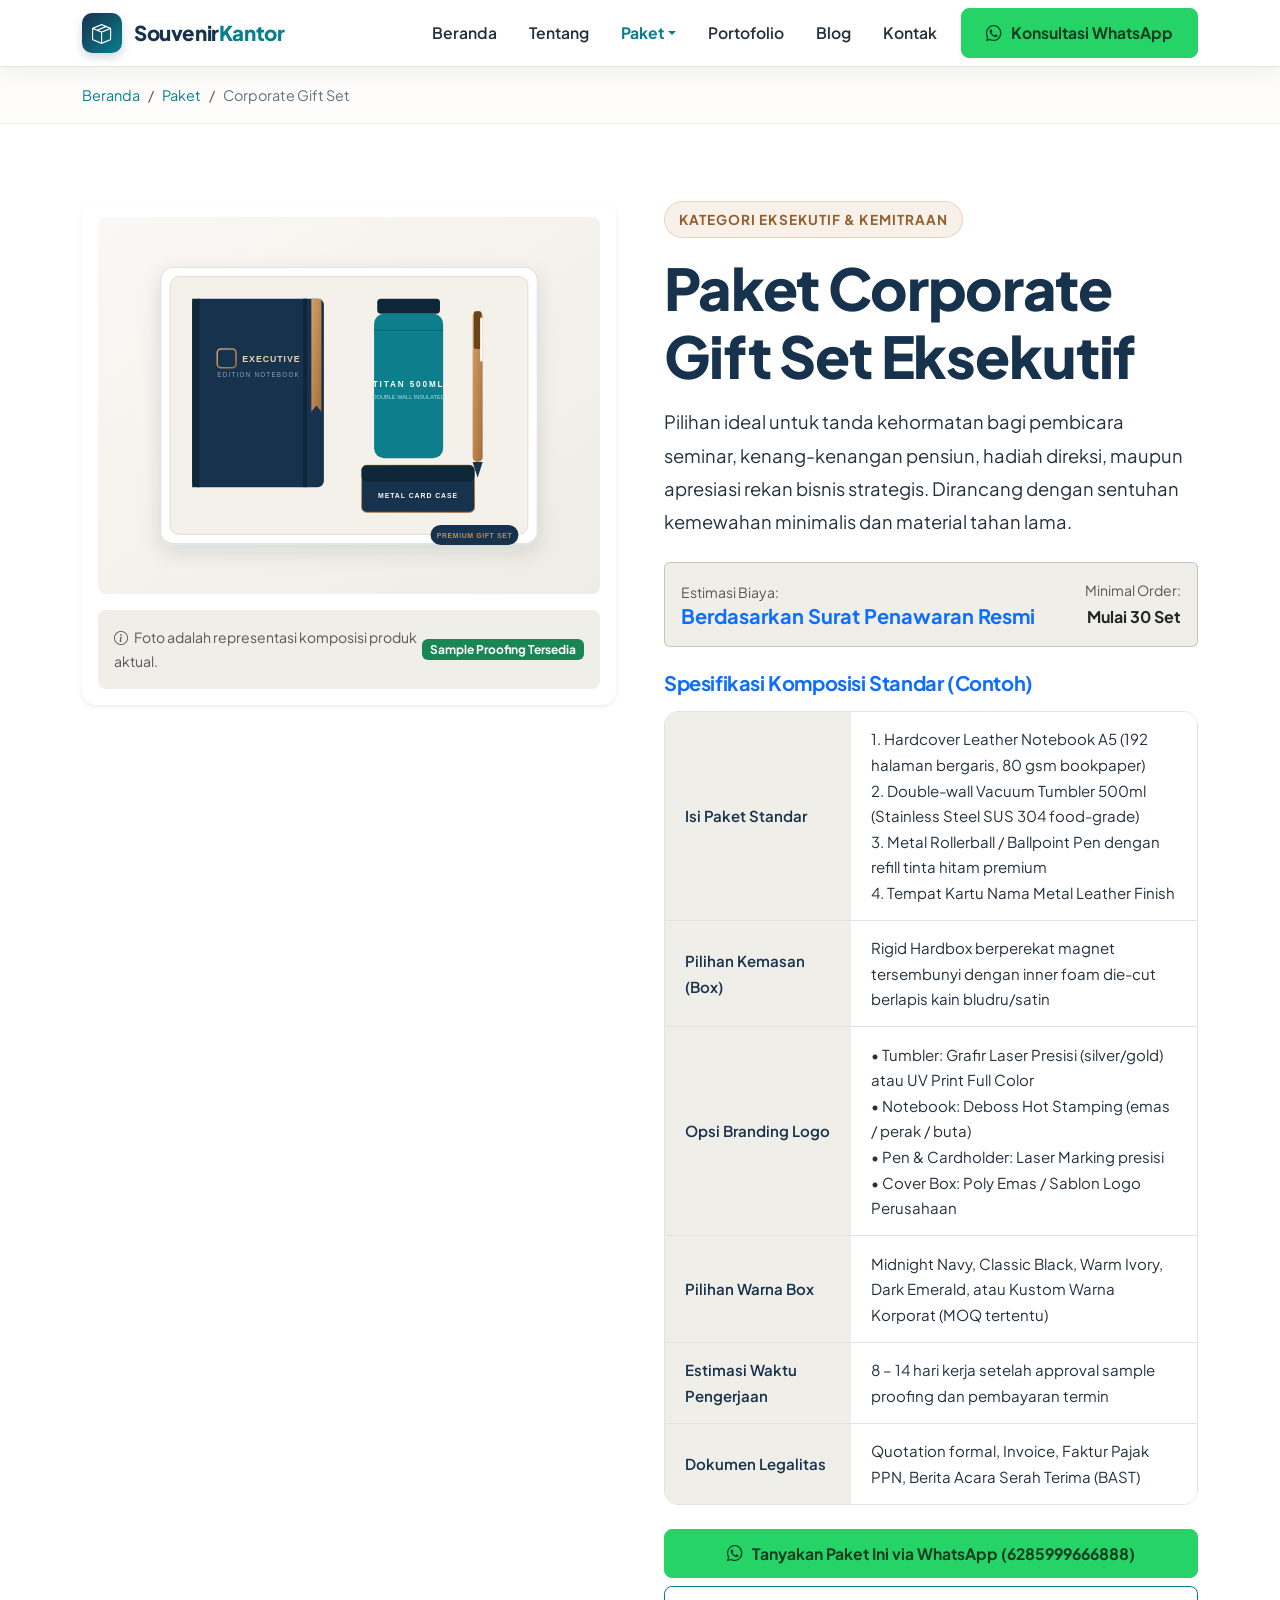
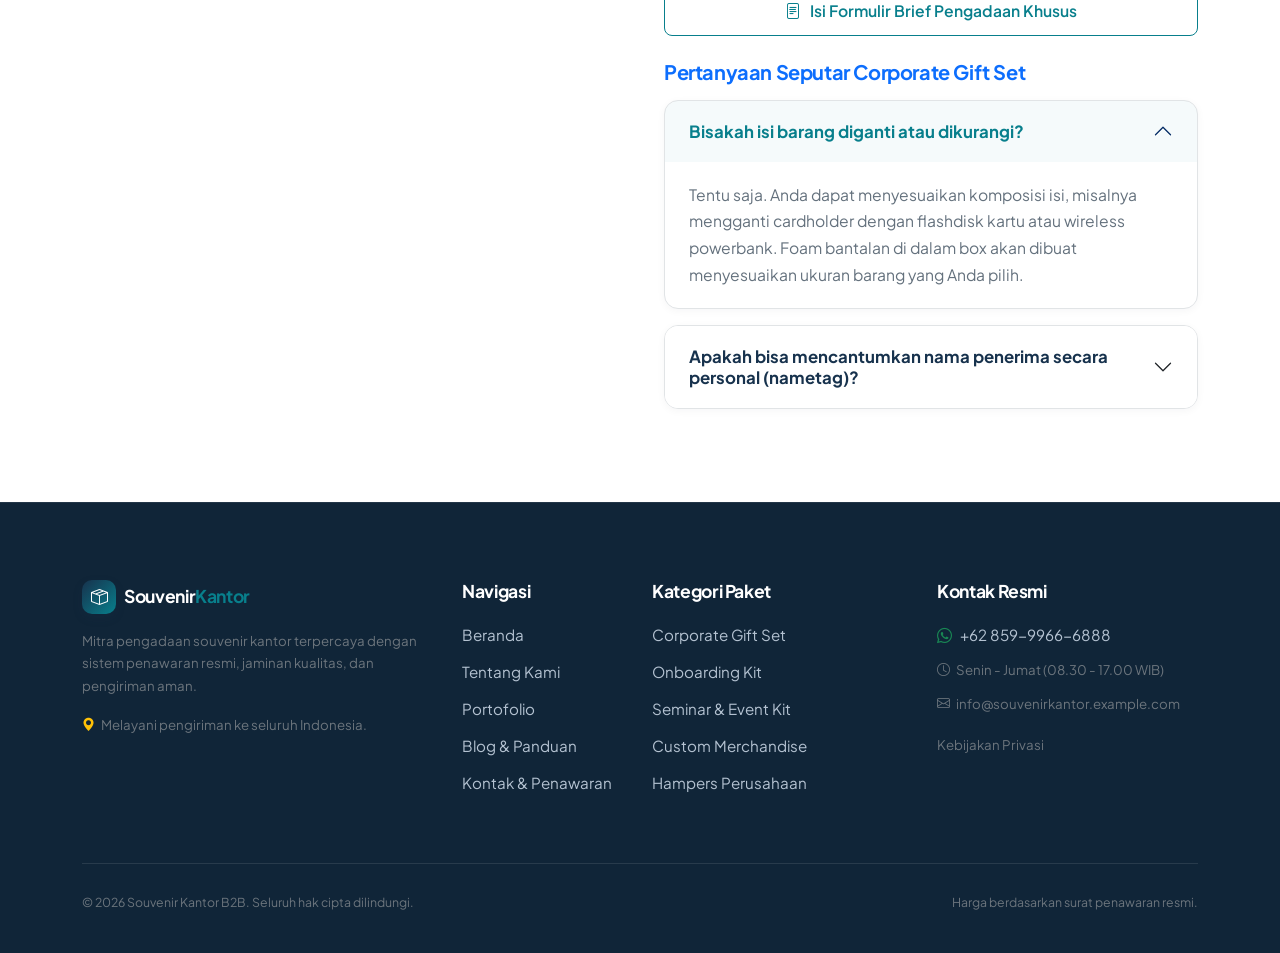
<file: paket/corporate-gift-set.html>
<!DOCTYPE html>
<html lang="id" prefix="og: https://ogp.me/ns# product: https://ogp.me/ns/product#">
<head>
  <meta charset="UTF-8">
  <meta name="viewport" content="width=device-width, initial-scale=1.0">
  <title>Paket Corporate Gift Set Eksekutif | Souvenir Kantor B2B</title>
  <meta name="description" content="Paket Corporate Gift Set premium untuk VIP, partner bisnis, dan eksekutif. Kombinasi notebook kulit, vacuum flask tumbler, metal pen, dan hardbox berlogo di Indonesia.">
  <link rel="canonical" href="https://souvenirkantor.example.com/paket/corporate-gift-set.html">
  <meta name="theme-color" content="#17324D">

  <!-- Search Engine Crawling & Indexing (SEO 2026-2027) -->
  <meta name="robots" content="index, follow, max-image-preview:large, max-snippet:-1, max-video-preview:-1">
  <meta name="googlebot" content="index, follow, max-snippet:-1, max-image-preview:large, max-video-preview:-1">
  <meta name="bingbot" content="index, follow, max-snippet:-1, max-image-preview:large, max-video-preview:-1">
  <meta name="author" content="Souvenir Kantor B2B">
  <meta name="publisher" content="Souvenir Kantor B2B">
  <meta name="language" content="Indonesian">
  <meta http-equiv="content-language" content="id">
  <meta name="rating" content="general">
  <meta name="format-detection" content="telephone=no">

  <!-- Geographical & Local Engine Optimization (GEO 2026-2027) -->
  <meta name="geo.region" content="ID-JK">
  <meta name="geo.placename" content="Jakarta">
  <meta name="geo.position" content="-6.2088;106.8456">
  <meta name="ICBM" content="-6.2088, 106.8456">

  <!-- Open Graph / Facebook (OG 2026-2027) -->
  <meta property="og:type" content="product">
  <meta property="og:url" content="https://souvenirkantor.example.com/paket/corporate-gift-set.html">
  <meta property="og:title" content="Paket Corporate Gift Set Eksekutif | Souvenir Kantor B2B">
  <meta property="og:description" content="Paket souvenir korporat mewah dengan notebook kulit emboss, tumbler stainless berinsulasi, pulpen metal, dan box magnet eksklusif.">
  <meta property="og:image" content="https://souvenirkantor.example.com/assets/images/corporate-gift-set.svg">
  <meta property="og:image:secure_url" content="https://souvenirkantor.example.com/assets/images/corporate-gift-set.svg">
  <meta property="og:image:type" content="image/svg+xml">
  <meta property="og:image:width" content="800">
  <meta property="og:image:height" content="600">
  <meta property="og:image:alt" content="Paket Corporate Gift Set Eksekutif Notebook Kulit dan Tumbler">
  <meta property="og:site_name" content="Souvenir Kantor B2B">
  <meta property="og:locale" content="id_ID">

  <!-- Twitter / X Cards -->
  <meta name="twitter:card" content="summary_large_image">
  <meta name="twitter:url" content="https://souvenirkantor.example.com/paket/corporate-gift-set.html">
  <meta name="twitter:title" content="Paket Corporate Gift Set Eksekutif | Souvenir Kantor B2B">
  <meta name="twitter:description" content="Paket souvenir korporat mewah dengan notebook kulit emboss, tumbler stainless berinsulasi, pulpen metal, dan box magnet eksklusif.">
  <meta name="twitter:image" content="https://souvenirkantor.example.com/assets/images/corporate-gift-set.svg">
  <meta name="twitter:image:alt" content="Paket Corporate Gift Set Eksekutif">

  <link rel="icon" type="image/svg+xml" href="../assets/images/favicon.svg">
  <link rel="manifest" href="../site.webmanifest">

  <link rel="preconnect" href="https://fonts.googleapis.com">
  <link rel="preconnect" href="https://fonts.gstatic.com" crossorigin>
  <link href="https://fonts.googleapis.com/css2?family=Plus+Jakarta+Sans:wght@400;500;600;700;800&display=swap" rel="stylesheet">
  <link href="https://cdn.jsdelivr.net/npm/bootstrap@5.3.3/dist/css/bootstrap.min.css" rel="stylesheet">
  <link href="https://cdn.jsdelivr.net/npm/bootstrap-icons@1.11.3/font/bootstrap-icons.min.css" rel="stylesheet">
  <link rel="stylesheet" href="../assets/css/style.css">

  <!-- Structured Data JSON-LD (Schema.org Graph 2026-2027) -->
  <script type="application/ld+json">
  {
    "@context": "https://schema.org",
    "@graph": [
      {
        "@type": ["Organization", "ProfessionalService"],
        "@id": "https://souvenirkantor.example.com/#organization",
        "name": "Souvenir Kantor B2B",
        "url": "https://souvenirkantor.example.com/",
        "logo": {
          "@type": "ImageObject",
          "@id": "https://souvenirkantor.example.com/#logo",
          "url": "https://souvenirkantor.example.com/assets/images/favicon.svg",
          "caption": "Logo Souvenir Kantor B2B"
        },
        "image": "https://souvenirkantor.example.com/assets/images/og-image.jpg",
        "telephone": "+6285999666888",
        "email": "info@souvenirkantor.example.com",
        "priceRange": "$$",
        "description": "Layanan spesialis pengadaan merchandise perusahaan, corporate gift set, onboarding kit karyawan, dan seminar kit B2B resmi di Indonesia.",
        "address": {
          "@type": "PostalAddress",
          "streetAddress": "Kawasan Bisnis & Industri Kreatif, Jl. Gatot Subroto Kav. 52",
          "addressLocality": "Jakarta Selatan",
          "addressRegion": "DKI Jakarta",
          "postalCode": "12950",
          "addressCountry": "ID"
        },
        "geo": {
          "@type": "GeoCoordinates",
          "latitude": -6.2088,
          "longitude": 106.8456
        },
        "areaServed": {
          "@type": "Country",
          "name": "Indonesia"
        }
      },
      {
        "@type": "WebSite",
        "@id": "https://souvenirkantor.example.com/#website",
        "url": "https://souvenirkantor.example.com/",
        "name": "Souvenir Kantor B2B",
        "inLanguage": "id-ID"
      },
      {
        "@type": "ItemPage",
        "@id": "https://souvenirkantor.example.com/paket/corporate-gift-set.html#webpage",
        "url": "https://souvenirkantor.example.com/paket/corporate-gift-set.html",
        "name": "Paket Corporate Gift Set Eksekutif | Souvenir Kantor B2B",
        "isPartOf": {
          "@id": "https://souvenirkantor.example.com/#website"
        },
        "breadcrumb": {
          "@id": "https://souvenirkantor.example.com/paket/corporate-gift-set.html#breadcrumb"
        },
        "speakable": {
          "@type": "SpeakableSpecification",
          "cssSelector": [".display-title", ".lead-text"]
        }
      },
      {
        "@type": "Product",
        "@id": "https://souvenirkantor.example.com/paket/corporate-gift-set.html#product",
        "name": "Paket Corporate Gift Set Eksekutif",
        "image": "https://souvenirkantor.example.com/assets/images/corporate-gift-set.svg",
        "description": "Paket souvenir korporat eksklusif berisi agenda kulit A5, vacuum tumbler stainless 500ml, metal pen, dan tempat kartu nama dalam hardbox magnet.",
        "category": "Corporate Gifts",
        "sku": "CGS-EXEC-01",
        "brand": {
          "@type": "Brand",
          "name": "Souvenir Kantor B2B"
        },
        "offers": {
          "@type": "Offer",
          "priceCurrency": "IDR",
          "price": "0",
          "priceSpecification": {
            "@type": "UnitPriceSpecification",
            "priceType": "https://schema.org/QuotationMethod",
            "description": "Harga dihitung berdasarkan surat penawaran resmi sesuai jumlah pesanan dan spesifikasi logo."
          },
          "availability": "https://schema.org/InStock",
          "url": "https://souvenirkantor.example.com/paket/corporate-gift-set.html"
        },
        "additionalProperty": [
          {
            "@type": "PropertyValue",
            "name": "Minimum Order Quantity",
            "value": "30 Set"
          },
          {
            "@type": "PropertyValue",
            "name": "Waktu Produksi",
            "value": "8 - 14 Hari Kerja"
          },
          {
            "@type": "PropertyValue",
            "name": "Material Tumbler",
            "value": "Stainless Steel SUS 304 Food-Grade"
          }
        ]
      },
      {
        "@type": "BreadcrumbList",
        "@id": "https://souvenirkantor.example.com/paket/corporate-gift-set.html#breadcrumb",
        "itemListElement": [
          {
            "@type": "ListItem",
            "position": 1,
            "name": "Beranda",
            "item": "https://souvenirkantor.example.com/index.html"
          },
          {
            "@type": "ListItem",
            "position": 2,
            "name": "Paket",
            "item": "https://souvenirkantor.example.com/paket/index.html"
          },
          {
            "@type": "ListItem",
            "position": 3,
            "name": "Corporate Gift Set",
            "item": "https://souvenirkantor.example.com/paket/corporate-gift-set.html"
          }
        ]
      }
    ]
  }
  </script>
</head>
<body>

  <a href="#main-content" class="skip-link">Loncat ke konten utama</a>

  <!-- Header -->
  <header class="site-header">
    <nav class="navbar navbar-expand-lg" aria-label="Navigasi Utama">
      <div class="container-xl">
        <a class="navbar-brand" href="../index.html">
          <div class="brand-icon-box" aria-hidden="true"><i class="bi bi-box-seam"></i></div>
          <span>Souvenir<span style="color: var(--color-action);">Kantor</span></span>
        </a>
        <button class="navbar-toggler" type="button" data-bs-toggle="collapse" data-bs-target="#mainNavbar" aria-controls="mainNavbar" aria-expanded="false" aria-label="Buka menu navigasi">
          <span class="navbar-toggler-icon"></span>
        </button>
        <div class="collapse navbar-collapse" id="mainNavbar">
          <ul class="navbar-nav ms-auto mb-2 mb-lg-0 align-items-lg-center">
            <li class="nav-item"><a class="nav-link" href="../index.html">Beranda</a></li>
            <li class="nav-item"><a class="nav-link" href="../tentang.html">Tentang</a></li>
            <li class="nav-item dropdown">
              <a class="nav-link dropdown-toggle active" aria-current="page" href="index.html" id="paketDropdown" role="button" data-bs-toggle="dropdown" aria-expanded="false">Paket</a>
              <ul class="dropdown-menu" aria-labelledby="paketDropdown">
                <li><a class="dropdown-item active" href="corporate-gift-set.html"><i class="bi bi-gift"></i> Corporate Gift Set</a></li>
                <li><a class="dropdown-item" href="onboarding-kit.html"><i class="bi bi-person-check"></i> Onboarding / Welcome Kit</a></li>
                <li><a class="dropdown-item" href="seminar-kit.html"><i class="bi bi-easel"></i> Seminar &amp; Event Kit</a></li>
                <li><a class="dropdown-item" href="custom-merchandise.html"><i class="bi bi-cup-hot"></i> Custom Merchandise</a></li>
                <li><a class="dropdown-item" href="hampers-perusahaan.html"><i class="bi bi-basket"></i> Hampers Perusahaan</a></li>
                <li><hr class="dropdown-divider"></li>
                <li><a class="dropdown-item fw-bold text-primary" href="index.html"><i class="bi bi-grid"></i> Lihat Semua Paket</a></li>
              </ul>
            </li>
            <li class="nav-item"><a class="nav-link" href="../portofolio.html">Portofolio</a></li>
            <li class="nav-item"><a class="nav-link" href="../blog.html">Blog</a></li>
            <li class="nav-item"><a class="nav-link" href="../kontak.html">Kontak</a></li>
            <li class="nav-item ms-lg-2 nav-cta-item">
              <a class="btn btn-whatsapp" href="https://wa.me/6285999666888?text=Halo%20Souvenir%20Kantor%2C%20saya%20ingin%20konsultasi%20paket%20Corporate%20Gift%20Set." target="_blank" rel="noopener noreferrer">
                <i class="bi bi-whatsapp"></i> Konsultasi WhatsApp
              </a>
            </li>
          </ul>
        </div>
      </div>
    </nav>
  </header>

  <!-- Breadcrumb -->
  <div class="breadcrumb-wrap">
    <div class="container-xl">
      <nav aria-label="breadcrumb">
        <ol class="breadcrumb">
          <li class="breadcrumb-item"><a href="../index.html">Beranda</a></li>
          <li class="breadcrumb-item"><a href="index.html">Paket</a></li>
          <li class="breadcrumb-item active" aria-current="page">Corporate Gift Set</li>
        </ol>
      </nav>
    </div>
  </div>

  <main id="main-content">
    <section class="section-py bg-surface">
      <div class="container-xl">
        <div class="row g-5 align-items-start">
          <!-- Gambar Produk -->
          <div class="col-lg-6">
            <div class="b2b-card p-3 border-0 shadow-sm sticky-lg-top" style="top: 6rem;">
              <img src="../assets/images/corporate-gift-set.svg" alt="Komposisi Corporate Gift Set Eksekutif dengan notebook kulit, tumbler, dan pulpen" width="800" height="600" class="img-fluid rounded-3 mb-3">
              <div class="p-3 bg-surface-muted rounded-3">
                <div class="d-flex align-items-center justify-content-between">
                  <span class="small text-muted"><i class="bi bi-info-circle me-1"></i> Foto adalah representasi komposisi produk aktual.</span>
                  <span class="badge bg-success">Sample Proofing Tersedia</span>
                </div>
              </div>
            </div>
          </div>

          <!-- Deskripsi & Spesifikasi -->
          <div class="col-lg-6">
            <span class="eyebrow eyebrow-accent">Kategori Eksekutif &amp; Kemitraan</span>
            <h1 class="display-title mb-3">Paket Corporate Gift Set Eksekutif</h1>
            <p class="lead-text mb-4">
              Pilihan ideal untuk tanda kehormatan bagi pembicara seminar, kenang-kenangan pensiun, hadiah direksi, maupun apresiasi rekan bisnis strategis. Dirancang dengan sentuhan kemewahan minimalis dan material tahan lama.
            </p>

            <div class="card mb-4 border-action bg-surface-muted p-3">
              <div class="d-flex justify-content-between align-items-center">
                <div>
                  <div class="small text-muted">Estimasi Biaya:</div>
                  <div class="h5 fw-bold text-primary mb-0">Berdasarkan Surat Penawaran Resmi</div>
                </div>
                <div class="text-end">
                  <div class="small text-muted">Minimal Order:</div>
                  <div class="fw-bold text-action">Mulai 30 Set</div>
                </div>
              </div>
            </div>

            <!-- Tabel Spesifikasi -->
            <h2 class="h5 fw-bold mb-3 text-primary">Spesifikasi Komposisi Standar (Contoh)</h2>
            <table class="spec-table">
              <tbody>
                <tr>
                  <th scope="row">Isi Paket Standar</th>
                  <td>
                    1. Hardcover Leather Notebook A5 (192 halaman bergaris, 80 gsm bookpaper)<br>
                    2. Double-wall Vacuum Tumbler 500ml (Stainless Steel SUS 304 food-grade)<br>
                    3. Metal Rollerball / Ballpoint Pen dengan refill tinta hitam premium<br>
                    4. Tempat Kartu Nama Metal Leather Finish
                  </td>
                </tr>
                <tr>
                  <th scope="row">Pilihan Kemasan (Box)</th>
                  <td>Rigid Hardbox berperekat magnet tersembunyi dengan inner foam die-cut berlapis kain bludru/satin</td>
                </tr>
                <tr>
                  <th scope="row">Opsi Branding Logo</th>
                  <td>
                    • Tumbler: Grafir Laser Presisi (silver/gold) atau UV Print Full Color<br>
                    • Notebook: Deboss Hot Stamping (emas / perak / buta)<br>
                    • Pen &amp; Cardholder: Laser Marking presisi<br>
                    • Cover Box: Poly Emas / Sablon Logo Perusahaan
                  </td>
                </tr>
                <tr>
                  <th scope="row">Pilihan Warna Box</th>
                  <td>Midnight Navy, Classic Black, Warm Ivory, Dark Emerald, atau Kustom Warna Korporat (MOQ tertentu)</td>
                </tr>
                <tr>
                  <th scope="row">Estimasi Waktu Pengerjaan</th>
                  <td>8 – 14 hari kerja setelah approval sample proofing dan pembayaran termin</td>
                </tr>
                <tr>
                  <th scope="row">Dokumen Legalitas</th>
                  <td>Quotation formal, Invoice, Faktur Pajak PPN, Berita Acara Serah Terima (BAST)</td>
                </tr>
              </tbody>
            </table>

            <!-- CTA Konsultasi Langsung -->
            <div class="d-grid gap-2 mb-4">
              <a href="https://wa.me/6285999666888?text=Halo%20Souvenir%20Kantor%2C%20saya%20tertarik%20dengan%20Paket%20Corporate%20Gift%20Set.%20Mohon%20informasi%20penawaran%20harga%20dan%20katalog." class="btn btn-whatsapp" target="_blank" rel="noopener noreferrer">
                <i class="bi bi-whatsapp"></i> Tanyakan Paket Ini via WhatsApp (6285999666888)
              </a>
              <a href="../kontak.html" class="btn btn-outline-action">
                <i class="bi bi-file-text"></i> Isi Formulir Brief Pengadaan Khusus
              </a>
            </div>

            <!-- FAQ Spesifik -->
            <h2 class="h5 fw-bold mb-3 text-primary">Pertanyaan Seputar Corporate Gift Set</h2>
            <div class="accordion accordion-b2b" id="faqGiftSet">
              <div class="accordion-item">
                <h3 class="accordion-header" id="faqGS1">
                  <button class="accordion-button" type="button" data-bs-toggle="collapse" data-bs-target="#cGS1" aria-expanded="true" aria-controls="cGS1">
                    Bisakah isi barang diganti atau dikurangi?
                  </button>
                </h3>
                <div id="cGS1" class="accordion-collapse collapse show" aria-labelledby="faqGS1" data-bs-parent="#faqGiftSet">
                  <div class="accordion-body">
                    Tentu saja. Anda dapat menyesuaikan komposisi isi, misalnya mengganti cardholder dengan flashdisk kartu atau wireless powerbank. Foam bantalan di dalam box akan dibuat menyesuaikan ukuran barang yang Anda pilih.
                  </div>
                </div>
              </div>

              <div class="accordion-item">
                <h3 class="accordion-header" id="faqGS2">
                  <button class="accordion-button collapsed" type="button" data-bs-toggle="collapse" data-bs-target="#cGS2" aria-expanded="false" aria-controls="cGS2">
                    Apakah bisa mencantumkan nama penerima secara personal (nametag)?
                  </button>
                </h3>
                <div id="cGS2" class="accordion-collapse collapse" aria-labelledby="faqGS2" data-bs-parent="#faqGiftSet">
                  <div class="accordion-body">
                    Bisa. Kami menyediakan layanan grafir nama personal penerima pada tumbler, pulpen, maupun kartu ucapan individual di dalam box untuk sentuhan eksklusif tingkat tinggi.
                  </div>
                </div>
              </div>
            </div>

          </div>
        </div>
      </div>
    </section>
  </main>

  <!-- Footer -->
  <footer class="site-footer">
    <div class="container-xl">
      <div class="row g-4">
        <div class="col-12 col-md-4">
          <div class="d-flex align-items-center gap-2 mb-3">
            <div class="brand-icon-box" style="width:34px;height:34px;font-size:1rem;" aria-hidden="true"><i class="bi bi-box-seam"></i></div>
            <h4 class="h5 mb-0 text-white">Souvenir<span style="color: var(--color-action);">Kantor</span></h4>
          </div>
          <p class="small text-secondary mb-3">Mitra pengadaan souvenir kantor terpercaya dengan sistem penawaran resmi, jaminan kualitas, dan pengiriman aman.</p>
          <p class="small text-secondary mb-0"><i class="bi bi-geo-alt-fill text-warning me-1"></i> Melayani pengiriman ke seluruh Indonesia.</p>
        </div>
        <div class="col-6 col-md-2">
          <h5>Navigasi</h5>
          <ul class="footer-nav">
            <li><a href="../index.html">Beranda</a></li>
            <li><a href="../tentang.html">Tentang Kami</a></li>
            <li><a href="../portofolio.html">Portofolio</a></li>
            <li><a href="../blog.html">Blog &amp; Panduan</a></li>
            <li><a href="../kontak.html">Kontak &amp; Penawaran</a></li>
          </ul>
        </div>
        <div class="col-6 col-md-3">
          <h5>Kategori Paket</h5>
          <ul class="footer-nav">
            <li><a href="corporate-gift-set.html">Corporate Gift Set</a></li>
            <li><a href="onboarding-kit.html">Onboarding Kit</a></li>
            <li><a href="seminar-kit.html">Seminar &amp; Event Kit</a></li>
            <li><a href="custom-merchandise.html">Custom Merchandise</a></li>
            <li><a href="hampers-perusahaan.html">Hampers Perusahaan</a></li>
          </ul>
        </div>
        <div class="col-12 col-md-3">
          <h5>Kontak Resmi</h5>
          <ul class="footer-nav">
            <li><a href="https://wa.me/6285999666888" target="_blank" rel="noopener noreferrer" class="d-flex align-items-center gap-2"><i class="bi bi-whatsapp text-success"></i> +62 859-9966-6888</a></li>
            <li class="small text-secondary mt-2"><i class="bi bi-clock me-1"></i> Senin - Jumat (08.30 - 17.00 WIB)</li>
            <li class="small text-secondary mt-1"><i class="bi bi-envelope me-1"></i> info@souvenirkantor.example.com</li>
            <li class="mt-3"><a href="../kebijakan-privasi.html" class="small text-secondary">Kebijakan Privasi</a></li>
          </ul>
        </div>
      </div>
      <div class="footer-bottom d-flex flex-column flex-md-row justify-content-between align-items-center">
        <p class="mb-2 mb-md-0 small text-secondary">&copy; <span id="currentYear">2026</span> Souvenir Kantor B2B. Seluruh hak cipta dilindungi.</p>
        <p class="mb-0 small text-secondary">Harga berdasarkan surat penawaran resmi.</p>
      </div>
    </div>
  </footer>

  <!-- Back to Top Button (Pojok Bawah Kiri) -->
  <button type="button" id="backToTopBtn" class="back-to-top-btn" aria-label="Kembali ke atas halaman" title="Kembali ke atas">
    <i class="bi bi-chevron-up" aria-hidden="true"></i>
  </button>

  <script src="https://cdn.jsdelivr.net/npm/bootstrap@5.3.3/dist/js/bootstrap.bundle.min.js"></script>
  <script src="../assets/js/main.js"></script>
</body>
</html>
</file>
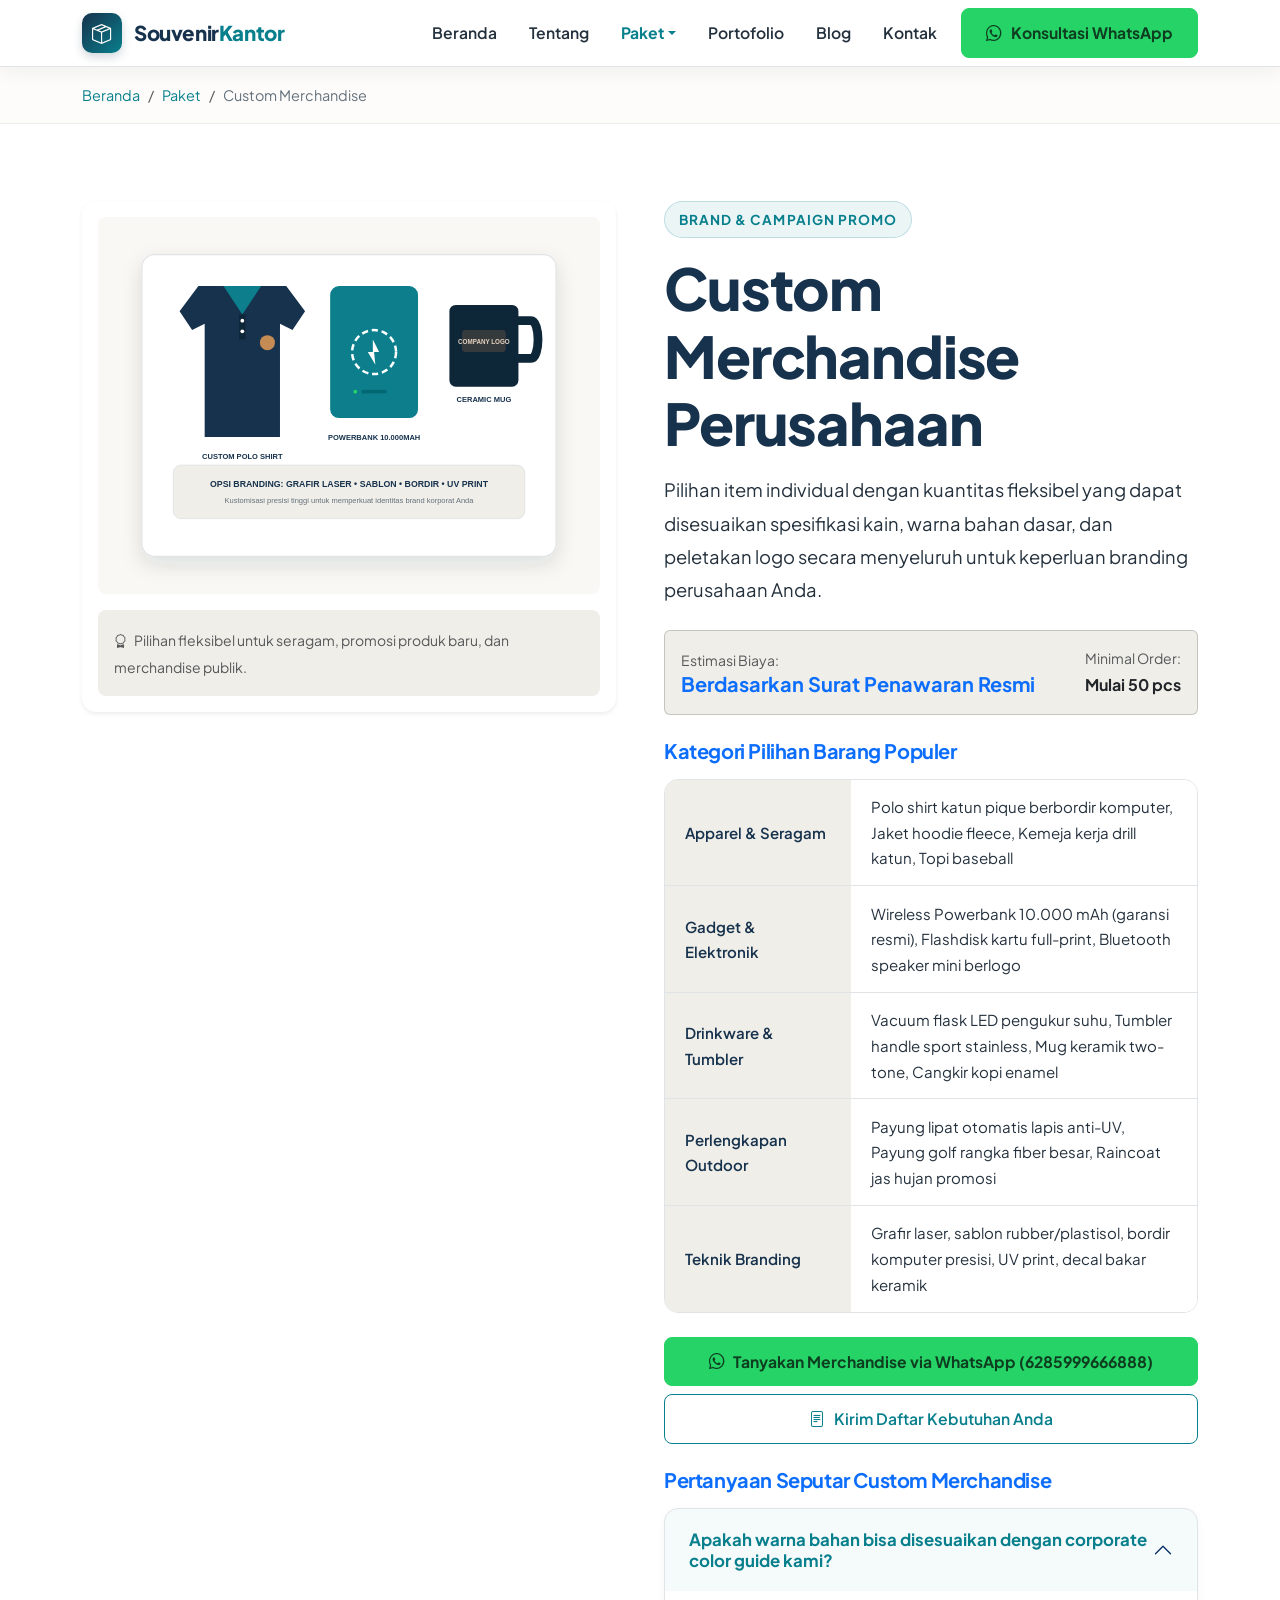
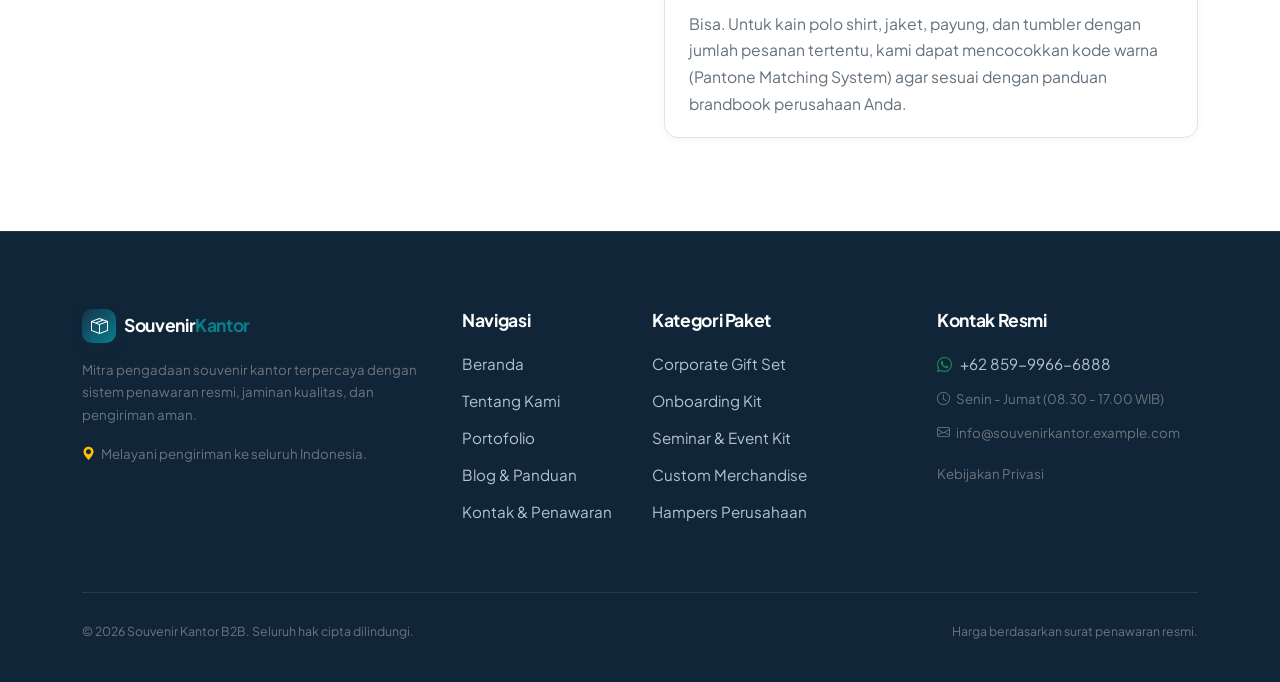
<file: paket/custom-merchandise.html>
<!DOCTYPE html>
<html lang="id" prefix="og: https://ogp.me/ns# product: https://ogp.me/ns/product#">
<head>
  <meta charset="UTF-8">
  <meta name="viewport" content="width=device-width, initial-scale=1.0">
  <title>Custom Merchandise Kantor &amp; Promosi Perusahaan | Souvenir Kantor B2B</title>
  <meta name="description" content="Pengadaan custom merchandise satuan dan kombinasi korporat: polo shirt seragam, jaket hoodie, payung golf otomatis, wireless powerbank, mug keramik, dan flashdisk kartu di Indonesia.">
  <link rel="canonical" href="https://souvenirkantor.example.com/paket/custom-merchandise.html">
  <meta name="theme-color" content="#17324D">

  <!-- Search Engine Crawling & 
   Indexing (SEO 2026-2027) -->
  <meta name="robots" content="index, follow, max-image-preview:large, max-snippet:-1, max-video-preview:-1">
  <meta name="googlebot" content="index, follow, max-snippet:-1, max-image-preview:large, max-video-preview:-1">
  <meta name="bingbot" content="index, follow, max-snippet:-1, max-image-preview:large, max-video-preview:-1">
  <meta name="author" content="Souvenir Kantor B2B">
  <meta name="publisher" content="Souvenir Kantor B2B">
  <meta name="language" content="Indonesian">
  <meta http-equiv="content-language" content="id">
  <meta name="rating" content="general">
  <meta name="format-detection" content="telephone=no">

  <!-- Geographical & Local Engine Optimization (GEO 2026-2027) -->
  <meta name="geo.region" content="ID-JK">
  <meta name="geo.placename" content="Jakarta">
  <meta name="geo.position" content="-6.2088;106.8456">
  <meta name="ICBM" content="-6.2088, 106.8456">

  <!-- Open Graph / Facebook (OG 2026-2027) -->
  <meta property="og:type" content="product">
  <meta property="og:url" content="https://souvenirkantor.example.com/paket/custom-merchandise.html">
  <meta property="og:title" content="Custom Merchandise Kantor &amp; Promosi Perusahaan | Souvenir Kantor B2B">
  <meta property="og:description" content="Produksi merchandise berlogo berkualitas tinggi dengan teknik grafir laser, bordir komputer, dan UV printing presisi.">
  <meta property="og:image" content="https://souvenirkantor.example.com/assets/images/custom-merchandise.svg">
  <meta property="og:image:secure_url" content="https://souvenirkantor.example.com/assets/images/custom-merchandise.svg">
  <meta property="og:image:type" content="image/svg+xml">
  <meta property="og:image:width" content="800">
  <meta property="og:image:height" content="600">
  <meta property="og:image:alt" content="Custom Merchandise Kantor Polo Shirt Powerbank dan Mug">
  <meta property="og:site_name" content="Souvenir Kantor B2B">
  <meta property="og:locale" content="id_ID">

  <!-- Twitter / X Cards -->
  <meta name="twitter:card" content="summary_large_image">
  <meta name="twitter:url" content="https://souvenirkantor.example.com/paket/custom-merchandise.html">
  <meta name="twitter:title" content="Custom Merchandise Kantor &amp; Promosi Perusahaan | Souvenir Kantor B2B">
  <meta name="twitter:description" content="Produksi merchandise berlogo berkualitas dengan bordir, grafir laser, dan UV print.">
  <meta name="twitter:image" content="https://souvenirkantor.example.com/assets/images/custom-merchandise.svg">
  <meta name="twitter:image:alt" content="Custom Merchandise Perusahaan B2B">

  <link rel="icon" type="image/svg+xml" href="../assets/images/favicon.svg">
  <link rel="manifest" href="../site.webmanifest">

  <link rel="preconnect" href="https://fonts.googleapis.com">
  <link rel="preconnect" href="https://fonts.gstatic.com" crossorigin>
  <link href="https://fonts.googleapis.com/css2?family=Plus+Jakarta+Sans:wght@400;500;600;700;800&display=swap" rel="stylesheet">
  <link href="https://cdn.jsdelivr.net/npm/bootstrap@5.3.3/dist/css/bootstrap.min.css" rel="stylesheet">
  <link href="https://cdn.jsdelivr.net/npm/bootstrap-icons@1.11.3/font/bootstrap-icons.min.css" rel="stylesheet">
  <link rel="stylesheet" href="../assets/css/style.css">

  <!-- Structured Data JSON-LD (Schema.org Graph 2026-2027) -->
  <script type="application/ld+json">
  {
    "@context": "https://schema.org",
    "@graph": [
      {
        "@type": ["Organization", "ProfessionalService"],
        "@id": "https://souvenirkantor.example.com/#organization",
        "name": "Souvenir Kantor B2B",
        "url": "https://souvenirkantor.example.com/",
        "logo": {
          "@type": "ImageObject",
          "@id": "https://souvenirkantor.example.com/#logo",
          "url": "https://souvenirkantor.example.com/assets/images/favicon.svg",
          "caption": "Logo Souvenir Kantor B2B"
        },
        "image": "https://souvenirkantor.example.com/assets/images/og-image.jpg",
        "telephone": "+6285999666888",
        "email": "info@souvenirkantor.example.com",
        "priceRange": "$$",
        "description": "Layanan spesialis pengadaan merchandise perusahaan, corporate gift set, onboarding kit karyawan, dan seminar kit B2B resmi di Indonesia.",
        "address": {
          "@type": "PostalAddress",
          "streetAddress": "Kawasan Bisnis & Industri Kreatif, Jl. Gatot Subroto Kav. 52",
          "addressLocality": "Jakarta Selatan",
          "addressRegion": "DKI Jakarta",
          "postalCode": "12950",
          "addressCountry": "ID"
        },
        "geo": {
          "@type": "GeoCoordinates",
          "latitude": -6.2088,
          "longitude": 106.8456
        },
        "areaServed": {
          "@type": "Country",
          "name": "Indonesia"
        }
      },
      {
        "@type": "WebSite",
        "@id": "https://souvenirkantor.example.com/#website",
        "url": "https://souvenirkantor.example.com/",
        "name": "Souvenir Kantor B2B",
        "inLanguage": "id-ID"
      },
      {
        "@type": "ItemPage",
        "@id": "https://souvenirkantor.example.com/paket/custom-merchandise.html#webpage",
        "url": "https://souvenirkantor.example.com/paket/custom-merchandise.html",
        "name": "Custom Merchandise Kantor & Promosi Perusahaan | Souvenir Kantor B2B",
        "isPartOf": {
          "@id": "https://souvenirkantor.example.com/#website"
        },
        "breadcrumb": {
          "@id": "https://souvenirkantor.example.com/paket/custom-merchandise.html#breadcrumb"
        },
        "speakable": {
          "@type": "SpeakableSpecification",
          "cssSelector": [".display-title", ".lead-text"]
        }
      },
      {
        "@type": "Product",
        "@id": "https://souvenirkantor.example.com/paket/custom-merchandise.html#product",
        "name": "Custom Merchandise Perusahaan",
        "image": "https://souvenirkantor.example.com/assets/images/custom-merchandise.svg",
        "description": "Layanan pemesanan barang merchandise custom satuan atau grosir seperti polo shirt, mug, powerbank, payung, dan tumbler berlogo perusahaan.",
        "category": "Corporate Merchandise",
        "sku": "CMR-CORP-04",
        "brand": {
          "@type": "Brand",
          "name": "Souvenir Kantor B2B"
        },
        "offers": {
          "@type": "Offer",
          "priceCurrency": "IDR",
          "price": "0",
          "priceSpecification": {
            "@type": "UnitPriceSpecification",
            "priceType": "https://schema.org/QuotationMethod",
            "description": "Harga resmi diberikan melalui penawaran sesuai jenis item dan jumlah."
          },
          "availability": "https://schema.org/InStock",
          "url": "https://souvenirkantor.example.com/paket/custom-merchandise.html"
        },
        "additionalProperty": [
          {
            "@type": "PropertyValue",
            "name": "Minimum Order Quantity",
            "value": "Mulai 50 pcs"
          },
          {
            "@type": "PropertyValue",
            "name": "Teknik Logo",
            "value": "Bordir Komputer, Grafir Laser, UV Print, Sablon Plastisol"
          }
        ]
      },
      {
        "@type": "BreadcrumbList",
        "@id": "https://souvenirkantor.example.com/paket/custom-merchandise.html#breadcrumb",
        "itemListElement": [
          {
            "@type": "ListItem",
            "position": 1,
            "name": "Beranda",
            "item": "https://souvenirkantor.example.com/index.html"
          },
          {
            "@type": "ListItem",
            "position": 2,
            "name": "Paket",
            "item": "https://souvenirkantor.example.com/paket/index.html"
          },
          {
            "@type": "ListItem",
            "position": 3,
            "name": "Custom Merchandise",
            "item": "https://souvenirkantor.example.com/paket/custom-merchandise.html"
          }
        ]
      }
    ]
  }
  </script>
</head>
<body>

  <a href="#main-content" class="skip-link">Loncat ke konten utama</a>

  <!-- Header -->
  <header class="site-header">
    <nav class="navbar navbar-expand-lg" aria-label="Navigasi Utama">
      <div class="container-xl">
        <a class="navbar-brand" href="../index.html">
          <div class="brand-icon-box" aria-hidden="true"><i class="bi bi-box-seam"></i></div>
          <span>Souvenir<span style="color: var(--color-action);">Kantor</span></span>
        </a>
        <button class="navbar-toggler" type="button" data-bs-toggle="collapse" data-bs-target="#mainNavbar" aria-controls="mainNavbar" aria-expanded="false" aria-label="Buka menu navigasi">
          <span class="navbar-toggler-icon"></span>
        </button>
        <div class="collapse navbar-collapse" id="mainNavbar">
          <ul class="navbar-nav ms-auto mb-2 mb-lg-0 align-items-lg-center">
            <li class="nav-item"><a class="nav-link" href="../index.html">Beranda</a></li>
            <li class="nav-item"><a class="nav-link" href="../tentang.html">Tentang</a></li>
            <li class="nav-item dropdown">
              <a class="nav-link dropdown-toggle active" aria-current="page" href="index.html" id="paketDropdown" role="button" data-bs-toggle="dropdown" aria-expanded="false">Paket</a>
              <ul class="dropdown-menu" aria-labelledby="paketDropdown">
                <li><a class="dropdown-item" href="corporate-gift-set.html"><i class="bi bi-gift"></i> Corporate Gift Set</a></li>
                <li><a class="dropdown-item" href="onboarding-kit.html"><i class="bi bi-person-check"></i> Onboarding / Welcome Kit</a></li>
                <li><a class="dropdown-item" href="seminar-kit.html"><i class="bi bi-easel"></i> Seminar &amp; Event Kit</a></li>
                <li><a class="dropdown-item active" href="custom-merchandise.html"><i class="bi bi-cup-hot"></i> Custom Merchandise</a></li>
                <li><a class="dropdown-item" href="hampers-perusahaan.html"><i class="bi bi-basket"></i> Hampers Perusahaan</a></li>
                <li><hr class="dropdown-divider"></li>
                <li><a class="dropdown-item fw-bold text-primary" href="index.html"><i class="bi bi-grid"></i> Lihat Semua Paket</a></li>
              </ul>
            </li>
            <li class="nav-item"><a class="nav-link" href="../portofolio.html">Portofolio</a></li>
            <li class="nav-item"><a class="nav-link" href="../blog.html">Blog</a></li>
            <li class="nav-item"><a class="nav-link" href="../kontak.html">Kontak</a></li>
            <li class="nav-item ms-lg-2 nav-cta-item">
              <a class="btn btn-whatsapp" href="https://wa.me/6285999666888?text=Halo%20Souvenir%20Kantor%2C%20saya%20ingin%20konsultasi%20Custom%20Merchandise." target="_blank" rel="noopener noreferrer">
                <i class="bi bi-whatsapp"></i> Konsultasi WhatsApp
              </a>
            </li>
          </ul>
        </div>
      </div>
    </nav>
  </header>

  <!-- Breadcrumb -->
  <div class="breadcrumb-wrap">
    <div class="container-xl">
      <nav aria-label="breadcrumb">
        <ol class="breadcrumb">
          <li class="breadcrumb-item"><a href="../index.html">Beranda</a></li>
          <li class="breadcrumb-item"><a href="index.html">Paket</a></li>
          <li class="breadcrumb-item active" aria-current="page">Custom Merchandise</li>
        </ol>
      </nav>
    </div>
  </div>

  <main id="main-content">
    <section class="section-py bg-surface">
      <div class="container-xl">
        <div class="row g-5 align-items-start">
          <div class="col-lg-6">
            <div class="b2b-card p-3 border-0 shadow-sm sticky-lg-top" style="top: 6rem;">
              <img src="../assets/images/custom-merchandise.svg" alt="Komposisi Custom Merchandise Kantor" width="800" height="600" class="img-fluid rounded-3 mb-3">
              <div class="p-3 bg-surface-muted rounded-3">
                <span class="small text-muted"><i class="bi bi-award me-1"></i> Pilihan fleksibel untuk seragam, promosi produk baru, dan merchandise publik.</span>
              </div>
            </div>
          </div>

          <div class="col-lg-6">
            <span class="eyebrow">Brand &amp; Campaign Promo</span>
            <h1 class="display-title mb-3">Custom Merchandise Perusahaan</h1>
            <p class="lead-text mb-4">
              Pilihan item individual dengan kuantitas fleksibel yang dapat disesuaikan spesifikasi kain, warna bahan dasar, dan peletakan logo secara menyeluruh untuk keperluan branding perusahaan Anda.
            </p>

            <div class="card mb-4 border-action bg-surface-muted p-3">
              <div class="d-flex justify-content-between align-items-center">
                <div>
                  <div class="small text-muted">Estimasi Biaya:</div>
                  <div class="h5 fw-bold text-primary mb-0">Berdasarkan Surat Penawaran Resmi</div>
                </div>
                <div class="text-end">
                  <div class="small text-muted">Minimal Order:</div>
                  <div class="fw-bold text-action">Mulai 50 pcs</div>
                </div>
              </div>
            </div>

            <h2 class="h5 fw-bold mb-3 text-primary">Kategori Pilihan Barang Populer</h2>
            <table class="spec-table">
              <tbody>
                <tr>
                  <th scope="row">Apparel &amp; Seragam</th>
                  <td>Polo shirt katun pique berbordir komputer, Jaket hoodie fleece, Kemeja kerja drill katun, Topi baseball</td>
                </tr>
                <tr>
                  <th scope="row">Gadget &amp; Elektronik</th>
                  <td>Wireless Powerbank 10.000 mAh (garansi resmi), Flashdisk kartu full-print, Bluetooth speaker mini berlogo</td>
                </tr>
                <tr>
                  <th scope="row">Drinkware &amp; Tumbler</th>
                  <td>Vacuum flask LED pengukur suhu, Tumbler handle sport stainless, Mug keramik two-tone, Cangkir kopi enamel</td>
                </tr>
                <tr>
                  <th scope="row">Perlengkapan Outdoor</th>
                  <td>Payung lipat otomatis lapis anti-UV, Payung golf rangka fiber besar, Raincoat jas hujan promosi</td>
                </tr>
                <tr>
                  <th scope="row">Teknik Branding</th>
                  <td>Grafir laser, sablon rubber/plastisol, bordir komputer presisi, UV print, decal bakar keramik</td>
                </tr>
              </tbody>
            </table>

            <div class="d-grid gap-2 mb-4">
              <a href="https://wa.me/6285999666888?text=Halo%20Souvenir%20Kantor%2C%20saya%20tertarik%20dengan%20Custom%20Merchandise.%20Mohon%20informasi%20penawaran%20harga%20dan%20katalog." class="btn btn-whatsapp" target="_blank" rel="noopener noreferrer">
                <i class="bi bi-whatsapp"></i> Tanyakan Merchandise via WhatsApp (6285999666888)
              </a>
              <a href="../kontak.html" class="btn btn-outline-action">
                <i class="bi bi-file-text"></i> Kirim Daftar Kebutuhan Anda
              </a>
            </div>

            <h2 class="h5 fw-bold mb-3 text-primary">Pertanyaan Seputar Custom Merchandise</h2>
            <div class="accordion accordion-b2b" id="faqMerch">
              <div class="accordion-item">
                <h3 class="accordion-header" id="faqCM1">
                  <button class="accordion-button" type="button" data-bs-toggle="collapse" data-bs-target="#cCM1" aria-expanded="true" aria-controls="cCM1">
                    Apakah warna bahan bisa disesuaikan dengan corporate color guide kami?
                  </button>
                </h3>
                <div id="cCM1" class="accordion-collapse collapse show" aria-labelledby="faqCM1" data-bs-parent="#faqMerch">
                  <div class="accordion-body">
                    Bisa. Untuk kain polo shirt, jaket, payung, dan tumbler dengan jumlah pesanan tertentu, kami dapat mencocokkan kode warna (Pantone Matching System) agar sesuai dengan panduan brandbook perusahaan Anda.
                  </div>
                </div>
              </div>
            </div>

          </div>
        </div>
      </div>
    </section>
  </main>

  <!-- Footer -->
  <footer class="site-footer">
    <div class="container-xl">
      <div class="row g-4">
        <div class="col-12 col-md-4">
          <div class="d-flex align-items-center gap-2 mb-3">
            <div class="brand-icon-box" style="width:34px;height:34px;font-size:1rem;" aria-hidden="true"><i class="bi bi-box-seam"></i></div>
            <h4 class="h5 mb-0 text-white">Souvenir<span style="color: var(--color-action);">Kantor</span></h4>
          </div>
          <p class="small text-secondary mb-3">Mitra pengadaan souvenir kantor terpercaya dengan sistem penawaran resmi, jaminan kualitas, dan pengiriman aman.</p>
          <p class="small text-secondary mb-0"><i class="bi bi-geo-alt-fill text-warning me-1"></i> Melayani pengiriman ke seluruh Indonesia.</p>
        </div>
        <div class="col-6 col-md-2">
          <h5>Navigasi</h5>
          <ul class="footer-nav">
            <li><a href="../index.html">Beranda</a></li>
            <li><a href="../tentang.html">Tentang Kami</a></li>
            <li><a href="../portofolio.html">Portofolio</a></li>
            <li><a href="../blog.html">Blog &amp; Panduan</a></li>
            <li><a href="../kontak.html">Kontak &amp; Penawaran</a></li>
          </ul>
        </div>
        <div class="col-6 col-md-3">
          <h5>Kategori Paket</h5>
          <ul class="footer-nav">
            <li><a href="corporate-gift-set.html">Corporate Gift Set</a></li>
            <li><a href="onboarding-kit.html">Onboarding Kit</a></li>
            <li><a href="seminar-kit.html">Seminar &amp; Event Kit</a></li>
            <li><a href="custom-merchandise.html">Custom Merchandise</a></li>
            <li><a href="hampers-perusahaan.html">Hampers Perusahaan</a></li>
          </ul>
        </div>
        <div class="col-12 col-md-3">
          <h5>Kontak Resmi</h5>
          <ul class="footer-nav">
            <li><a href="https://wa.me/6285999666888" target="_blank" rel="noopener noreferrer" class="d-flex align-items-center gap-2"><i class="bi bi-whatsapp text-success"></i> +62 859-9966-6888</a></li>
            <li class="small text-secondary mt-2"><i class="bi bi-clock me-1"></i> Senin - Jumat (08.30 - 17.00 WIB)</li>
            <li class="small text-secondary mt-1"><i class="bi bi-envelope me-1"></i> info@souvenirkantor.example.com</li>
            <li class="mt-3"><a href="../kebijakan-privasi.html" class="small text-secondary">Kebijakan Privasi</a></li>
          </ul>
        </div>
      </div>
      <div class="footer-bottom d-flex flex-column flex-md-row justify-content-between align-items-center">
        <p class="mb-2 mb-md-0 small text-secondary">&copy; <span id="currentYear">2026</span> Souvenir Kantor B2B. Seluruh hak cipta dilindungi.</p>
        <p class="mb-0 small text-secondary">Harga berdasarkan surat penawaran resmi.</p>
      </div>
    </div>
  </footer>

  <!-- Back to Top Button (Pojok Bawah Kiri) -->
  <button type="button" id="backToTopBtn" class="back-to-top-btn" aria-label="Kembali ke atas halaman" title="Kembali ke atas">
    <i class="bi bi-chevron-up" aria-hidden="true"></i>
  </button>

  <script src="https://cdn.jsdelivr.net/npm/bootstrap@5.3.3/dist/js/bootstrap.bundle.min.js"></script>
  <script src="../assets/js/main.js"></script>
</body>
</html>
</file>
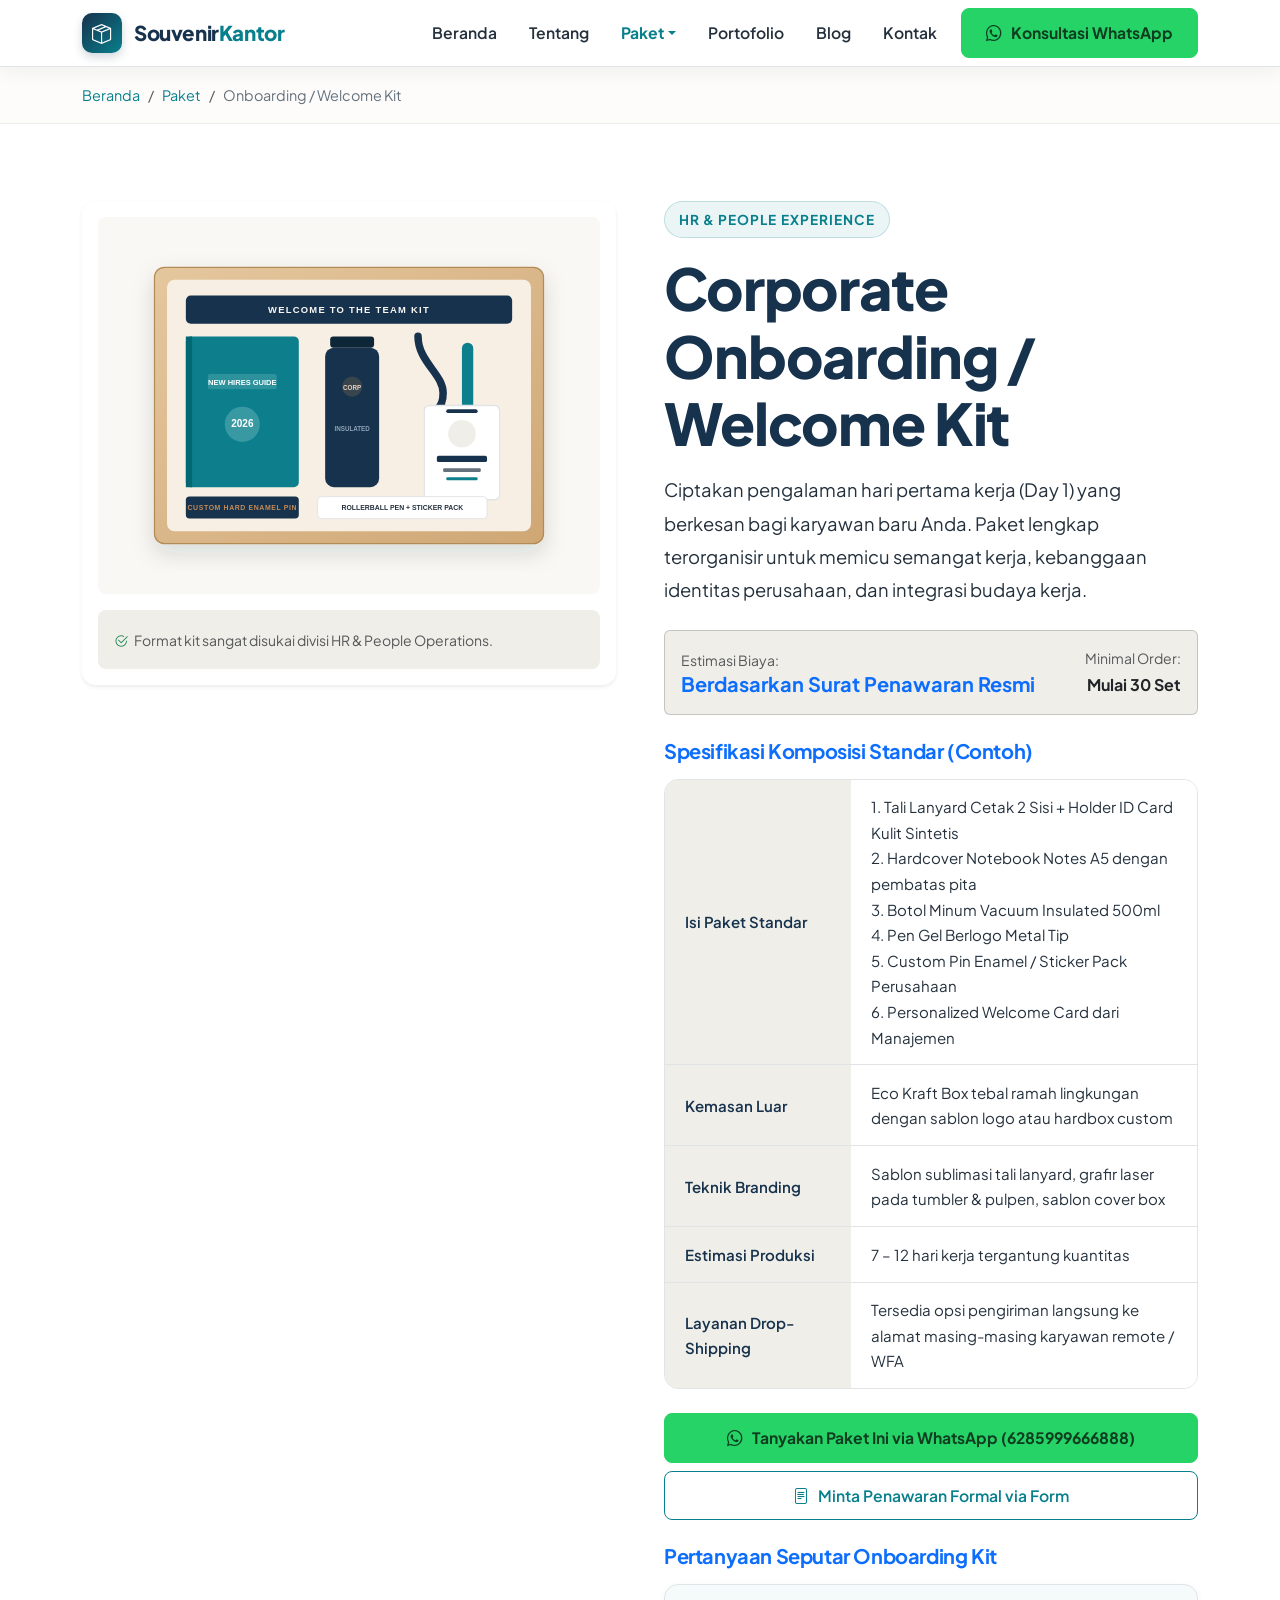
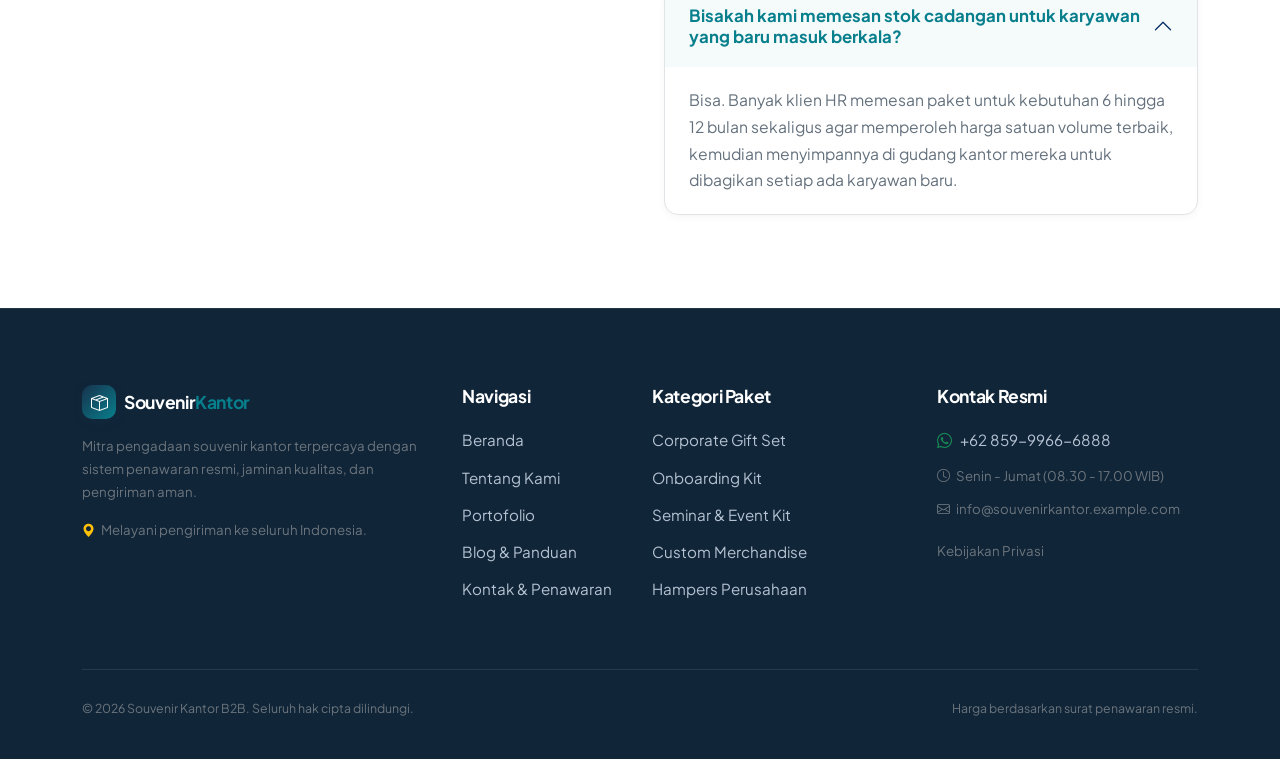
<file: paket/onboarding-kit.html>
<!DOCTYPE html>
<html lang="id" prefix="og: https://ogp.me/ns# product: https://ogp.me/ns/product#">
<head>
  <meta charset="UTF-8">
  <meta name="viewport" content="width=device-width, initial-scale=1.0">
  <title>Paket Onboarding / Welcome Kit Karyawan Baru | Souvenir Kantor B2B</title>
  <meta name="description" content="Paket onboarding kit dan welcome kit karyawan baru untuk divisi HR & People Ops. Berisi ID card lanyard, notebook, tumbler, flashdisk, dan welcome letter dalam eco box di Indonesia.">
  <link rel="canonical" href="https://souvenirkantor.example.com/paket/onboarding-kit.html">
  <meta name="theme-color" content="#17324D">

  <!-- Search Engine Crawling & Indexing (SEO 2026-2027) -->
  <meta name="robots" content="index, follow, max-image-preview:large, max-snippet:-1, max-video-preview:-1">
  <meta name="googlebot" content="index, follow, max-snippet:-1, max-image-preview:large, max-video-preview:-1">
  <meta name="bingbot" content="index, follow, max-snippet:-1, max-image-preview:large, max-video-preview:-1">
  <meta name="author" content="Souvenir Kantor B2B">
  <meta name="publisher" content="Souvenir Kantor B2B">
  <meta name="language" content="Indonesian">
  <meta http-equiv="content-language" content="id">
  <meta name="rating" content="general">
  <meta name="format-detection" content="telephone=no">

  <!-- Geographical & Local Engine Optimization (GEO 2026-2027) -->
  <meta name="geo.region" content="ID-JK">
  <meta name="geo.placename" content="Jakarta">
  <meta name="geo.position" content="-6.2088;106.8456">
  <meta name="ICBM" content="-6.2088, 106.8456">

  <!-- Open Graph / Facebook (OG 2026-2027) -->
  <meta property="og:type" content="product">
  <meta property="og:url" content="https://souvenirkantor.example.com/paket/onboarding-kit.html">
  <meta property="og:title" content="Paket Onboarding / Welcome Kit Karyawan Baru | Souvenir Kantor B2B">
  <meta property="og:description" content="Sambut talenta baru dengan paket onboarding profesional. Lengkap dengan logo korporat, kartu sambutan, dan perlengkapan kerja fungsional.">
  <meta property="og:image" content="https://souvenirkantor.example.com/assets/images/onboarding-kit.svg">
  <meta property="og:image:secure_url" content="https://souvenirkantor.example.com/assets/images/onboarding-kit.svg">
  <meta property="og:image:type" content="image/svg+xml">
  <meta property="og:image:width" content="800">
  <meta property="og:image:height" content="600">
  <meta property="og:image:alt" content="Paket Onboarding Welcome Kit Karyawan Baru">
  <meta property="og:site_name" content="Souvenir Kantor B2B">
  <meta property="og:locale" content="id_ID">

  <!-- Twitter / X Cards -->
  <meta name="twitter:card" content="summary_large_image">
  <meta name="twitter:url" content="https://souvenirkantor.example.com/paket/onboarding-kit.html">
  <meta name="twitter:title" content="Paket Onboarding / Welcome Kit Karyawan Baru | Souvenir Kantor B2B">
  <meta name="twitter:description" content="Sambut talenta baru dengan paket onboarding profesional berlogo resmi.">
  <meta name="twitter:image" content="https://souvenirkantor.example.com/assets/images/onboarding-kit.svg">
  <meta name="twitter:image:alt" content="Paket Onboarding Kit Karyawan">

  <link rel="icon" type="image/svg+xml" href="../assets/images/favicon.svg">
  <link rel="manifest" href="../site.webmanifest">

  <link rel="preconnect" href="https://fonts.googleapis.com">
  <link rel="preconnect" href="https://fonts.gstatic.com" crossorigin>
  <link href="https://fonts.googleapis.com/css2?family=Plus+Jakarta+Sans:wght@400;500;600;700;800&display=swap" rel="stylesheet">
  <link href="https://cdn.jsdelivr.net/npm/bootstrap@5.3.3/dist/css/bootstrap.min.css" rel="stylesheet">
  <link href="https://cdn.jsdelivr.net/npm/bootstrap-icons@1.11.3/font/bootstrap-icons.min.css" rel="stylesheet">
  <link rel="stylesheet" href="../assets/css/style.css">

  <!-- Structured Data JSON-LD (Schema.org Graph 2026-2027) -->
  <script type="application/ld+json">
  {
    "@context": "https://schema.org",
    "@graph": [
      {
        "@type": ["Organization", "ProfessionalService"],
        "@id": "https://souvenirkantor.example.com/#organization",
        "name": "Souvenir Kantor B2B",
        "url": "https://souvenirkantor.example.com/",
        "logo": {
          "@type": "ImageObject",
          "@id": "https://souvenirkantor.example.com/#logo",
          "url": "https://souvenirkantor.example.com/assets/images/favicon.svg",
          "caption": "Logo Souvenir Kantor B2B"
        },
        "image": "https://souvenirkantor.example.com/assets/images/og-image.jpg",
        "telephone": "+6285999666888",
        "email": "info@souvenirkantor.example.com",
        "priceRange": "$$",
        "description": "Layanan spesialis pengadaan merchandise perusahaan, corporate gift set, onboarding kit karyawan, dan seminar kit B2B resmi di Indonesia.",
        "address": {
          "@type": "PostalAddress",
          "streetAddress": "Kawasan Bisnis & Industri Kreatif, Jl. Gatot Subroto Kav. 52",
          "addressLocality": "Jakarta Selatan",
          "addressRegion": "DKI Jakarta",
          "postalCode": "12950",
          "addressCountry": "ID"
        },
        "geo": {
          "@type": "GeoCoordinates",
          "latitude": -6.2088,
          "longitude": 106.8456
        },
        "areaServed": {
          "@type": "Country",
          "name": "Indonesia"
        }
      },
      {
        "@type": "WebSite",
        "@id": "https://souvenirkantor.example.com/#website",
        "url": "https://souvenirkantor.example.com/",
        "name": "Souvenir Kantor B2B",
        "inLanguage": "id-ID"
      },
      {
        "@type": "ItemPage",
        "@id": "https://souvenirkantor.example.com/paket/onboarding-kit.html#webpage",
        "url": "https://souvenirkantor.example.com/paket/onboarding-kit.html",
        "name": "Paket Onboarding / Welcome Kit Karyawan Baru | Souvenir Kantor B2B",
        "isPartOf": {
          "@id": "https://souvenirkantor.example.com/#website"
        },
        "breadcrumb": {
          "@id": "https://souvenirkantor.example.com/paket/onboarding-kit.html#breadcrumb"
        },
        "speakable": {
          "@type": "SpeakableSpecification",
          "cssSelector": [".display-title", ".lead-text"]
        }
      },
      {
        "@type": "Product",
        "@id": "https://souvenirkantor.example.com/paket/onboarding-kit.html#product",
        "name": "Paket Onboarding Welcome Kit Karyawan",
        "image": "https://souvenirkantor.example.com/assets/images/onboarding-kit.svg",
        "description": "Paket sambutan karyawan baru berisi tali lanyard berlogo, ID badge holder, notebook hardcover, botol minum vacuum, dan kartu sambutan.",
        "category": "Employee Welcome Kits",
        "sku": "OBK-CORP-02",
        "brand": {
          "@type": "Brand",
          "name": "Souvenir Kantor B2B"
        },
        "offers": {
          "@type": "Offer",
          "priceCurrency": "IDR",
          "price": "0",
          "priceSpecification": {
            "@type": "UnitPriceSpecification",
            "priceType": "https://schema.org/QuotationMethod",
            "description": "Harga resmi diberikan melalui penawaran sesuai jumlah dan kustomisasi."
          },
          "availability": "https://schema.org/InStock",
          "url": "https://souvenirkantor.example.com/paket/onboarding-kit.html"
        },
        "additionalProperty": [
          {
            "@type": "PropertyValue",
            "name": "Minimum Order Quantity",
            "value": "30 Set"
          },
          {
            "@type": "PropertyValue",
            "name": "Waktu Produksi",
            "value": "7 - 12 Hari Kerja"
          },
          {
            "@type": "PropertyValue",
            "name": "Kemasan",
            "value": "Eco Kraft Box / Custom Hardbox"
          }
        ]
      },
      {
        "@type": "BreadcrumbList",
        "@id": "https://souvenirkantor.example.com/paket/onboarding-kit.html#breadcrumb",
        "itemListElement": [
          {
            "@type": "ListItem",
            "position": 1,
            "name": "Beranda",
            "item": "https://souvenirkantor.example.com/index.html"
          },
          {
            "@type": "ListItem",
            "position": 2,
            "name": "Paket",
            "item": "https://souvenirkantor.example.com/paket/index.html"
          },
          {
            "@type": "ListItem",
            "position": 3,
            "name": "Onboarding Kit",
            "item": "https://souvenirkantor.example.com/paket/onboarding-kit.html"
          }
        ]
      }
    ]
  }
  </script>
</head>
<body>

  <a href="#main-content" class="skip-link">Loncat ke konten utama</a>

  <!-- Header -->
  <header class="site-header">
    <nav class="navbar navbar-expand-lg" aria-label="Navigasi Utama">
      <div class="container-xl">
        <a class="navbar-brand" href="../index.html">
          <div class="brand-icon-box" aria-hidden="true"><i class="bi bi-box-seam"></i></div>
          <span>Souvenir<span style="color: var(--color-action);">Kantor</span></span>
        </a>
        <button class="navbar-toggler" type="button" data-bs-toggle="collapse" data-bs-target="#mainNavbar" aria-controls="mainNavbar" aria-expanded="false" aria-label="Buka menu navigasi">
          <span class="navbar-toggler-icon"></span>
        </button>
        <div class="collapse navbar-collapse" id="mainNavbar">
          <ul class="navbar-nav ms-auto mb-2 mb-lg-0 align-items-lg-center">
            <li class="nav-item"><a class="nav-link" href="../index.html">Beranda</a></li>
            <li class="nav-item"><a class="nav-link" href="../tentang.html">Tentang</a></li>
            <li class="nav-item dropdown">
              <a class="nav-link dropdown-toggle active" aria-current="page" href="index.html" id="paketDropdown" role="button" data-bs-toggle="dropdown" aria-expanded="false">Paket</a>
              <ul class="dropdown-menu" aria-labelledby="paketDropdown">
                <li><a class="dropdown-item" href="corporate-gift-set.html"><i class="bi bi-gift"></i> Corporate Gift Set</a></li>
                <li><a class="dropdown-item active" href="onboarding-kit.html"><i class="bi bi-person-check"></i> Onboarding / Welcome Kit</a></li>
                <li><a class="dropdown-item" href="seminar-kit.html"><i class="bi bi-easel"></i> Seminar &amp; Event Kit</a></li>
                <li><a class="dropdown-item" href="custom-merchandise.html"><i class="bi bi-cup-hot"></i> Custom Merchandise</a></li>
                <li><a class="dropdown-item" href="hampers-perusahaan.html"><i class="bi bi-basket"></i> Hampers Perusahaan</a></li>
                <li><hr class="dropdown-divider"></li>
                <li><a class="dropdown-item fw-bold text-primary" href="index.html"><i class="bi bi-grid"></i> Lihat Semua Paket</a></li>
              </ul>
            </li>
            <li class="nav-item"><a class="nav-link" href="../portofolio.html">Portofolio</a></li>
            <li class="nav-item"><a class="nav-link" href="../blog.html">Blog</a></li>
            <li class="nav-item"><a class="nav-link" href="../kontak.html">Kontak</a></li>
            <li class="nav-item ms-lg-2 nav-cta-item">
              <a class="btn btn-whatsapp" href="https://wa.me/6285999666888?text=Halo%20Souvenir%20Kantor%2C%20saya%20ingin%20konsultasi%20paket%20Onboarding%20Kit." target="_blank" rel="noopener noreferrer">
                <i class="bi bi-whatsapp"></i> Konsultasi WhatsApp
              </a>
            </li>
          </ul>
        </div>
      </div>
    </nav>
  </header>

  <!-- Breadcrumb -->
  <div class="breadcrumb-wrap">
    <div class="container-xl">
      <nav aria-label="breadcrumb">
        <ol class="breadcrumb">
          <li class="breadcrumb-item"><a href="../index.html">Beranda</a></li>
          <li class="breadcrumb-item"><a href="index.html">Paket</a></li>
          <li class="breadcrumb-item active" aria-current="page">Onboarding / Welcome Kit</li>
        </ol>
      </nav>
    </div>
  </div>

  <main id="main-content">
    <section class="section-py bg-surface">
      <div class="container-xl">
        <div class="row g-5 align-items-start">
          <div class="col-lg-6">
            <div class="b2b-card p-3 border-0 shadow-sm sticky-lg-top" style="top: 6rem;">
              <img src="../assets/images/onboarding-kit.svg" alt="Komposisi Paket Welcome Onboarding Kit Karyawan" width="800" height="600" class="img-fluid rounded-3 mb-3">
              <div class="p-3 bg-surface-muted rounded-3">
                <span class="small text-muted"><i class="bi bi-check2-circle text-success me-1"></i> Format kit sangat disukai divisi HR &amp; People Operations.</span>
              </div>
            </div>
          </div>

          <div class="col-lg-6">
            <span class="eyebrow">HR &amp; People Experience</span>
            <h1 class="display-title mb-3">Corporate Onboarding / Welcome Kit</h1>
            <p class="lead-text mb-4">
              Ciptakan pengalaman hari pertama kerja (Day 1) yang berkesan bagi karyawan baru Anda. Paket lengkap terorganisir untuk memicu semangat kerja, kebanggaan identitas perusahaan, dan integrasi budaya kerja.
            </p>

            <div class="card mb-4 border-action bg-surface-muted p-3">
              <div class="d-flex justify-content-between align-items-center">
                <div>
                  <div class="small text-muted">Estimasi Biaya:</div>
                  <div class="h5 fw-bold text-primary mb-0">Berdasarkan Surat Penawaran Resmi</div>
                </div>
                <div class="text-end">
                  <div class="small text-muted">Minimal Order:</div>
                  <div class="fw-bold text-action">Mulai 30 Set</div>
                </div>
              </div>
            </div>

            <h2 class="h5 fw-bold mb-3 text-primary">Spesifikasi Komposisi Standar (Contoh)</h2>
            <table class="spec-table">
              <tbody>
                <tr>
                  <th scope="row">Isi Paket Standar</th>
                  <td>
                    1. Tali Lanyard Cetak 2 Sisi + Holder ID Card Kulit Sintetis<br>
                    2. Hardcover Notebook Notes A5 dengan pembatas pita<br>
                    3. Botol Minum Vacuum Insulated 500ml<br>
                    4. Pen Gel Berlogo Metal Tip<br>
                    5. Custom Pin Enamel / Sticker Pack Perusahaan<br>
                    6. Personalized Welcome Card dari Manajemen
                  </td>
                </tr>
                <tr>
                  <th scope="row">Kemasan Luar</th>
                  <td>Eco Kraft Box tebal ramah lingkungan dengan sablon logo atau hardbox custom</td>
                </tr>
                <tr>
                  <th scope="row">Teknik Branding</th>
                  <td>Sablon sublimasi tali lanyard, grafir laser pada tumbler &amp; pulpen, sablon cover box</td>
                </tr>
                <tr>
                  <th scope="row">Estimasi Produksi</th>
                  <td>7 – 12 hari kerja tergantung kuantitas</td>
                </tr>
                <tr>
                  <th scope="row">Layanan Drop-Shipping</th>
                  <td>Tersedia opsi pengiriman langsung ke alamat masing-masing karyawan remote / WFA</td>
                </tr>
              </tbody>
            </table>

            <div class="d-grid gap-2 mb-4">
              <a href="https://wa.me/6285999666888?text=Halo%20Souvenir%20Kantor%2C%20saya%20tertarik%20dengan%20Paket%20Onboarding%20Kit%20Karyawan.%20Mohon%20informasi%20penawaran%20harga%20dan%20katalog." class="btn btn-whatsapp" target="_blank" rel="noopener noreferrer">
                <i class="bi bi-whatsapp"></i> Tanyakan Paket Ini via WhatsApp (6285999666888)
              </a>
              <a href="../kontak.html" class="btn btn-outline-action">
                <i class="bi bi-file-text"></i> Minta Penawaran Formal via Form
              </a>
            </div>

            <h2 class="h5 fw-bold mb-3 text-primary">Pertanyaan Seputar Onboarding Kit</h2>
            <div class="accordion accordion-b2b" id="faqOnboarding">
              <div class="accordion-item">
                <h3 class="accordion-header" id="faqOB1">
                  <button class="accordion-button" type="button" data-bs-toggle="collapse" data-bs-target="#cOB1" aria-expanded="true" aria-controls="cOB1">
                    Bisakah kami memesan stok cadangan untuk karyawan yang baru masuk berkala?
                  </button>
                </h3>
                <div id="cOB1" class="accordion-collapse collapse show" aria-labelledby="faqOB1" data-bs-parent="#faqOnboarding">
                  <div class="accordion-body">
                    Bisa. Banyak klien HR memesan paket untuk kebutuhan 6 hingga 12 bulan sekaligus agar memperoleh harga satuan volume terbaik, kemudian menyimpannya di gudang kantor mereka untuk dibagikan setiap ada karyawan baru.
                  </div>
                </div>
              </div>
            </div>

          </div>
        </div>
      </div>
    </section>
  </main>

  <!-- Footer -->
  <footer class="site-footer">
    <div class="container-xl">
      <div class="row g-4">
        <div class="col-12 col-md-4">
          <div class="d-flex align-items-center gap-2 mb-3">
            <div class="brand-icon-box" style="width:34px;height:34px;font-size:1rem;" aria-hidden="true"><i class="bi bi-box-seam"></i></div>
            <h4 class="h5 mb-0 text-white">Souvenir<span style="color: var(--color-action);">Kantor</span></h4>
          </div>
          <p class="small text-secondary mb-3">Mitra pengadaan souvenir kantor terpercaya dengan sistem penawaran resmi, jaminan kualitas, dan pengiriman aman.</p>
          <p class="small text-secondary mb-0"><i class="bi bi-geo-alt-fill text-warning me-1"></i> Melayani pengiriman ke seluruh Indonesia.</p>
        </div>
        <div class="col-6 col-md-2">
          <h5>Navigasi</h5>
          <ul class="footer-nav">
            <li><a href="../index.html">Beranda</a></li>
            <li><a href="../tentang.html">Tentang Kami</a></li>
            <li><a href="../portofolio.html">Portofolio</a></li>
            <li><a href="../blog.html">Blog &amp; Panduan</a></li>
            <li><a href="../kontak.html">Kontak &amp; Penawaran</a></li>
          </ul>
        </div>
        <div class="col-6 col-md-3">
          <h5>Kategori Paket</h5>
          <ul class="footer-nav">
            <li><a href="corporate-gift-set.html">Corporate Gift Set</a></li>
            <li><a href="onboarding-kit.html">Onboarding Kit</a></li>
            <li><a href="seminar-kit.html">Seminar &amp; Event Kit</a></li>
            <li><a href="custom-merchandise.html">Custom Merchandise</a></li>
            <li><a href="hampers-perusahaan.html">Hampers Perusahaan</a></li>
          </ul>
        </div>
        <div class="col-12 col-md-3">
          <h5>Kontak Resmi</h5>
          <ul class="footer-nav">
            <li><a href="https://wa.me/6285999666888" target="_blank" rel="noopener noreferrer" class="d-flex align-items-center gap-2"><i class="bi bi-whatsapp text-success"></i> +62 859-9966-6888</a></li>
            <li class="small text-secondary mt-2"><i class="bi bi-clock me-1"></i> Senin - Jumat (08.30 - 17.00 WIB)</li>
            <li class="small text-secondary mt-1"><i class="bi bi-envelope me-1"></i> info@souvenirkantor.example.com</li>
            <li class="mt-3"><a href="../kebijakan-privasi.html" class="small text-secondary">Kebijakan Privasi</a></li>
          </ul>
        </div>
      </div>
      <div class="footer-bottom d-flex flex-column flex-md-row justify-content-between align-items-center">
        <p class="mb-2 mb-md-0 small text-secondary">&copy; <span id="currentYear">2026</span> Souvenir Kantor B2B. Seluruh hak cipta dilindungi.</p>
        <p class="mb-0 small text-secondary">Harga berdasarkan surat penawaran resmi.</p>
      </div>
    </div>
  </footer>

  <!-- Back to Top Button (Pojok Bawah Kiri) -->
  <button type="button" id="backToTopBtn" class="back-to-top-btn" aria-label="Kembali ke atas halaman" title="Kembali ke atas">
    <i class="bi bi-chevron-up" aria-hidden="true"></i>
  </button>

  <script src="https://cdn.jsdelivr.net/npm/bootstrap@5.3.3/dist/js/bootstrap.bundle.min.js"></script>
  <script src="../assets/js/main.js"></script>
</body>
</html>
</file>
<file: assets/css/style.css>
/* ==========================================================================
   Design System --- Website Souvenir Kantor
   Versi: 1.0 (B2B Corporate Gift & Merchandise)
   Mengacu pada PRD.md & design.md
   ========================================================================== */

:root {
  /* Color Palette Tokens */
  --color-primary: #17324D;
  --color-primary-dark: #102538;
  --color-accent: #C58B55;
  --color-accent-light: #E8D3BF;
  --color-action: #087F8C;
  --color-action-hover: #066872;
  --color-bg: #FAF8F4;
  --color-surface: #FFFFFF;
  --color-surface-muted: #F0EEE8;
  --color-text: #24313D;
  --color-text-muted: #64717D;
  --color-border: #E1E4E6;
  --color-border-subtle: #ECEFE8;
  --color-success: #247A55;
  --color-danger: #B42318;
  --color-wa: #25D366;
  --color-wa-hover: #1EBE5D;

  /* Typography */
  --font-body: "Plus Jakarta Sans", system-ui, -apple-system, "Segoe UI", Roboto, sans-serif;

  /* Radii */
  --radius-sm: 8px;
  --radius-md: 14px;
  --radius-lg: 20px;
  --radius-pill: 9999px;

  /* Elevation & Shadows */
  --shadow-sm: 0 2px 8px rgba(16, 37, 56, 0.04);
  --shadow-card: 0 10px 30px rgba(16, 37, 56, 0.07);
  --shadow-card-hover: 0 18px 40px rgba(16, 37, 56, 0.12);
  --shadow-navbar: 0 4px 20px rgba(16, 37, 56, 0.06);

  /* Containers & Spacing */
  --container-reading: 820px;
  --space-section: clamp(3.5rem, 6vw, 6.5rem);
  --space-section-sm: clamp(2.5rem, 4vw, 4rem);

  /* Transitions */
  --transition-fast: 180ms ease;
  --transition-smooth: 260ms cubic-bezier(0.2, 0, 0, 1);
}

/* Global Reset & Base */
*,
*::before,
*::after {
  box-sizing: border-box;
}

html {
  scroll-behavior: smooth;
  scroll-padding-top: 5.5rem;
}

body {
  font-family: var(--font-body);
  color: var(--color-text);
  background-color: var(--color-bg);
  line-height: 1.7;
  font-size: 1rem;
  -webkit-font-smoothing: antialiased;
  -moz-osx-font-smoothing: grayscale;
  overflow-x: hidden;
}

/* Typography Hierarchy */
h1, h2, h3, h4, h5, h6 {
  color: var(--color-primary);
  font-weight: 700;
  line-height: 1.25;
  letter-spacing: -0.02em;
}

.display-title {
  font-size: clamp(2.2rem, 4.5vw, 3.6rem);
  font-weight: 800;
  line-height: 1.18;
}

.section-title {
  font-size: clamp(1.85rem, 3.2vw, 2.6rem);
  font-weight: 700;
  margin-bottom: 0.75rem;
}

.section-subtitle {
  color: var(--color-text-muted);
  font-size: 1.1rem;
  max-width: 650px;
}

.lead-text {
  font-size: 1.15rem;
  line-height: 1.8;
  color: var(--color-text);
}

/* Accessibility Skip Link */
.skip-link {
  position: absolute;
  top: -100px;
  left: 1rem;
  background: var(--color-primary);
  color: #fff;
  padding: 0.75rem 1.25rem;
  border-radius: var(--radius-sm);
  z-index: 9999;
  text-decoration: none;
  font-weight: 600;
  transition: top var(--transition-fast);
}

.skip-link:focus {
  top: 1rem;
}

:focus-visible {
  outline: 3px solid var(--color-action);
  outline-offset: 3px;
}

/* Badge & Eyebrow */
.eyebrow {
  display: inline-flex;
  align-items: center;
  gap: 0.5rem;
  font-size: 0.85rem;
  font-weight: 700;
  text-transform: uppercase;
  letter-spacing: 0.08em;
  color: var(--color-action);
  background: rgba(8, 127, 140, 0.08);
  border: 1px solid rgba(8, 127, 140, 0.2);
  padding: 0.35rem 0.85rem;
  border-radius: var(--radius-pill);
  margin-bottom: 1rem;
}

.eyebrow-accent {
  color: #935E2D;
  background: rgba(197, 139, 85, 0.12);
  border-color: rgba(197, 139, 85, 0.3);
}

/* Navbar */
.site-header {
  position: sticky;
  top: 0;
  z-index: 1030;
  background: rgba(255, 255, 255, 0.96);
  backdrop-filter: blur(12px);
  -webkit-backdrop-filter: blur(12px);
  border-bottom: 1px solid var(--color-border);
  box-shadow: var(--shadow-navbar);
  transition: all var(--transition-smooth);
}

.navbar-brand {
  display: flex;
  align-items: center;
  gap: 0.75rem;
  font-weight: 800;
  font-size: 1.28rem;
  color: var(--color-primary) !important;
  text-decoration: none;
  letter-spacing: -0.02em;
}

.brand-icon-box {
  width: 40px;
  height: 40px;
  border-radius: 10px;
  background: linear-gradient(135deg, var(--color-primary), var(--color-action));
  color: #fff;
  display: flex;
  align-items: center;
  justify-content: center;
  font-size: 1.25rem;
  box-shadow: 0 4px 10px rgba(23, 50, 77, 0.2);
}

.navbar-nav .nav-link {
  font-weight: 600;
  font-size: 0.98rem;
  color: var(--color-text);
  padding: 0.65rem 1rem !important;
  border-radius: var(--radius-sm);
  transition: color var(--transition-fast), background var(--transition-fast);
}

.navbar-nav .nav-link:hover,
.navbar-nav .nav-link:focus {
  color: var(--color-action);
  background: rgba(8, 127, 140, 0.05);
}

.navbar-nav .nav-link.active {
  color: var(--color-action);
  font-weight: 700;
}

.dropdown-menu {
  border: 1px solid var(--color-border);
  border-radius: var(--radius-md);
  box-shadow: 0 16px 36px rgba(16, 37, 56, 0.12);
  padding: 0.75rem;
  min-width: 280px;
  background: var(--color-surface);
}

.dropdown-item {
  font-weight: 500;
  font-size: 0.93rem;
  color: var(--color-text);
  padding: 0.65rem 0.9rem;
  border-radius: var(--radius-sm);
  display: flex;
  align-items: center;
  gap: 0.65rem;
  transition: all var(--transition-fast);
}

.dropdown-item i {
  color: var(--color-action);
  font-size: 1.1rem;
}

.dropdown-item:hover,
.dropdown-item:focus {
  background: rgba(8, 127, 140, 0.08);
  color: var(--color-action);
  transform: translateX(3px);
}

/* Custom Buttons */
.btn {
  font-weight: 600;
  font-size: 0.98rem;
  padding: 0.75rem 1.5rem;
  border-radius: var(--radius-sm);
  min-height: 46px;
  display: inline-flex;
  align-items: center;
  justify-content: center;
  gap: 0.55rem;
  transition: all var(--transition-fast);
  text-decoration: none;
  cursor: pointer;
}

.btn-primary,
.btn-action {
  background-color: var(--color-action);
  border: 1px solid var(--color-action);
  color: #FFFFFF;
}

.btn-primary:hover,
.btn-primary:focus,
.btn-action:hover,
.btn-action:focus {
  background-color: var(--color-action-hover);
  border-color: var(--color-action-hover);
  color: #FFFFFF;
  box-shadow: 0 6px 16px rgba(8, 127, 140, 0.28);
}

.btn-outline-primary {
  background-color: transparent;
  border: 1.5px solid var(--color-primary);
  color: var(--color-primary);
}

.btn-outline-primary:hover,
.btn-outline-primary:focus {
  background-color: var(--color-primary);
  border-color: var(--color-primary);
  color: #FFFFFF;
}

.btn-outline-action {
  background-color: transparent;
  border: 1.5px solid var(--color-action);
  color: var(--color-action);
}

.btn-outline-action:hover,
.btn-outline-action:focus {
  background-color: var(--color-action);
  border-color: var(--color-action);
  color: #FFFFFF;
}

.btn-whatsapp {
  background-color: var(--color-wa);
  border: 1px solid var(--color-wa);
  color: #0F3D20;
  font-weight: 700;
}

.btn-whatsapp:hover,
.btn-whatsapp:focus {
  background-color: var(--color-wa-hover);
  border-color: var(--color-wa-hover);
  color: #072613;
  box-shadow: 0 6px 18px rgba(37, 211, 102, 0.35);
}

/* Sections */
.section-py {
  padding-top: var(--space-section);
  padding-bottom: var(--space-section);
}

.section-py-sm {
  padding-top: var(--space-section-sm);
  padding-bottom: var(--space-section-sm);
}

.bg-surface-muted {
  background-color: var(--color-surface-muted);
}

.bg-surface {
  background-color: var(--color-surface);
}

.bg-navy {
  background-color: var(--color-primary);
  color: #FFFFFF;
}

.bg-navy h1, .bg-navy h2, .bg-navy h3, .bg-navy h4, .bg-navy .text-white-sub {
  color: #FFFFFF;
}

/* Cards */
.b2b-card {
  background: var(--color-surface);
  border: 1px solid var(--color-border);
  border-radius: var(--radius-md);
  box-shadow: var(--shadow-sm);
  transition: transform var(--transition-smooth), box-shadow var(--transition-smooth), border-color var(--transition-smooth);
  overflow: hidden;
  display: flex;
  flex-direction: column;
  height: 100%;
}

.b2b-card:hover {
  transform: translateY(-5px);
  box-shadow: var(--shadow-card-hover);
  border-color: rgba(8, 127, 140, 0.3);
}

.b2b-card-img-wrap {
  position: relative;
  width: 100%;
  aspect-ratio: 4 / 3;
  overflow: hidden;
  background-color: var(--color-surface-muted);
}

.b2b-card-img-wrap img {
  width: 100%;
  height: 100%;
  object-fit: cover;
  transition: transform var(--transition-smooth);
}

.b2b-card:hover .b2b-card-img-wrap img {
  transform: scale(1.04);
}

.b2b-card-body {
  padding: 1.5rem;
  display: flex;
  flex-direction: column;
  flex-grow: 1;
}

.b2b-card-title {
  font-size: 1.22rem;
  font-weight: 700;
  margin-bottom: 0.5rem;
  color: var(--color-primary);
}

.b2b-card-text {
  color: var(--color-text-muted);
  font-size: 0.95rem;
  line-height: 1.6;
  flex-grow: 1;
}

/* Trust Strip / Process Strip */
.trust-strip {
  background: #FFFFFF;
  border-top: 1px solid var(--color-border);
  border-bottom: 1px solid var(--color-border);
  padding: 2.25rem 0;
}

.trust-item {
  display: flex;
  align-items: center;
  gap: 1rem;
}

.trust-icon {
  width: 50px;
  height: 50px;
  border-radius: 12px;
  background: rgba(8, 127, 140, 0.1);
  color: var(--color-action);
  display: flex;
  align-items: center;
  justify-content: center;
  font-size: 1.5rem;
  flex-shrink: 0;
}

.trust-title {
  font-weight: 700;
  font-size: 1rem;
  color: var(--color-primary);
  margin-bottom: 0.15rem;
}

.trust-desc {
  font-size: 0.86rem;
  color: var(--color-text-muted);
  line-height: 1.4;
  margin-bottom: 0;
}

/* Step / Workflow Item */
.step-item {
  position: relative;
  padding: 2rem 1.5rem;
  background: var(--color-surface);
  border: 1px solid var(--color-border);
  border-radius: var(--radius-md);
  box-shadow: var(--shadow-sm);
  height: 100%;
  transition: all var(--transition-fast);
}

.step-item:hover {
  border-color: var(--color-action);
  transform: translateY(-4px);
}

.step-num {
  width: 44px;
  height: 44px;
  border-radius: 12px;
  background: var(--color-primary);
  color: var(--color-accent-light);
  font-weight: 800;
  font-size: 1.15rem;
  display: flex;
  align-items: center;
  justify-content: center;
  margin-bottom: 1.25rem;
}

/* Portfolio Filter & Gallery */
.portfolio-nav {
  display: flex;
  flex-wrap: wrap;
  gap: 0.6rem;
  justify-content: center;
  margin-bottom: 2.5rem;
}

.portfolio-btn {
  background: var(--color-surface);
  border: 1px solid var(--color-border);
  color: var(--color-text);
  font-weight: 600;
  font-size: 0.92rem;
  padding: 0.55rem 1.25rem;
  border-radius: var(--radius-pill);
  cursor: pointer;
  transition: all var(--transition-fast);
}

.portfolio-btn:hover,
.portfolio-btn.active {
  background: var(--color-primary);
  border-color: var(--color-primary);
  color: #FFFFFF;
}

/* Breadcrumb */
.breadcrumb-wrap {
  padding: 1rem 0;
  border-bottom: 1px solid var(--color-border-subtle);
  background: rgba(255, 255, 255, 0.6);
  font-size: 0.9rem;
}

.breadcrumb {
  margin-bottom: 0;
}

.breadcrumb-item a {
  color: var(--color-action);
  text-decoration: none;
}

.breadcrumb-item.active {
  color: var(--color-text-muted);
}

/* Interactive Brief Form */
.brief-card {
  background: #FFFFFF;
  border: 1px solid var(--color-border);
  border-radius: var(--radius-lg);
  box-shadow: var(--shadow-card);
  padding: clamp(1.75rem, 4vw, 2.75rem);
}

.form-label {
  font-weight: 600;
  font-size: 0.92rem;
  color: var(--color-primary);
  margin-bottom: 0.45rem;
}

.form-control,
.form-select {
  border: 1.5px solid var(--color-border);
  border-radius: var(--radius-sm);
  padding: 0.75rem 1rem;
  font-size: 0.96rem;
  color: var(--color-text);
  background-color: #FAFCFE;
  transition: border-color var(--transition-fast), box-shadow var(--transition-fast);
}

.form-control:focus,
.form-select:focus {
  border-color: var(--color-action);
  box-shadow: 0 0 0 4px rgba(8, 127, 140, 0.12);
  background-color: #FFFFFF;
}

/* FAQ Accordion */
.accordion-b2b .accordion-item {
  border: 1px solid var(--color-border);
  border-radius: var(--radius-md) !important;
  margin-bottom: 1rem;
  overflow: hidden;
  background: #FFFFFF;
  box-shadow: var(--shadow-sm);
}

.accordion-b2b .accordion-button {
  font-weight: 700;
  font-size: 1.05rem;
  color: var(--color-primary);
  background: #FFFFFF;
  padding: 1.25rem 1.5rem;
  box-shadow: none;
}

.accordion-b2b .accordion-button:not(.collapsed) {
  color: var(--color-action);
  background: rgba(8, 127, 140, 0.04);
}

.accordion-b2b .accordion-body {
  padding: 1.25rem 1.5rem;
  color: var(--color-text-muted);
  font-size: 0.98rem;
  line-height: 1.7;
}

/* Product Specs Table */
.spec-table {
  width: 100%;
  border-collapse: separate;
  border-spacing: 0;
  border: 1px solid var(--color-border);
  border-radius: var(--radius-md);
  overflow: hidden;
  margin-bottom: 1.5rem;
}

.spec-table th,
.spec-table td {
  padding: 0.9rem 1.25rem;
  border-bottom: 1px solid var(--color-border);
  font-size: 0.94rem;
}

.spec-table tr:last-child th,
.spec-table tr:last-child td {
  border-bottom: none;
}

.spec-table th {
  background: var(--color-surface-muted);
  color: var(--color-primary);
  font-weight: 600;
  width: 35%;
}

.spec-table td {
  background: #FFFFFF;
  color: var(--color-text);
}

/* Article Layout */
.article-container {
  max-width: var(--container-reading);
  margin: 0 auto;
}

.article-content {
  font-size: 1.08rem;
  line-height: 1.85;
}

.article-content h2 {
  margin-top: 2.25rem;
  margin-bottom: 1rem;
  font-size: 1.75rem;
}

.article-content h3 {
  margin-top: 1.75rem;
  margin-bottom: 0.85rem;
  font-size: 1.35rem;
}

.article-content p {
  margin-bottom: 1.4rem;
}

.article-content ul,
.article-content ol {
  margin-bottom: 1.5rem;
  padding-left: 1.5rem;
}

.article-content li {
  margin-bottom: 0.5rem;
}

.article-toc {
  background: var(--color-surface-muted);
  border: 1px solid var(--color-border);
  border-radius: var(--radius-md);
  padding: 1.5rem;
  margin-bottom: 2.25rem;
}

.article-toc-title {
  font-weight: 700;
  font-size: 1.05rem;
  color: var(--color-primary);
  margin-bottom: 0.75rem;
  display: flex;
  align-items: center;
  gap: 0.5rem;
}

/* Article Sidebar, Author Card & Related Posts */
.article-sidebar {
  position: sticky;
  top: 90px;
}

.author-card-avatar {
  width: 64px;
  height: 64px;
  border-radius: 50%;
  background: linear-gradient(135deg, var(--color-primary), var(--color-action));
  color: #FFFFFF;
  display: flex;
  align-items: center;
  justify-content: center;
  font-size: 1.45rem;
  font-weight: 700;
  box-shadow: 0 4px 14px rgba(23, 50, 77, 0.18);
  flex-shrink: 0;
}

.related-article-card {
  background: #FFFFFF;
  border: 1px solid var(--color-border);
  border-radius: var(--radius-md);
  padding: 1rem;
  transition: transform var(--transition-normal), box-shadow var(--transition-normal), border-color var(--transition-normal);
  display: block;
  text-decoration: none;
  color: inherit;
}

.related-article-card:hover {
  transform: translateY(-2px);
  box-shadow: var(--shadow-sm);
  border-color: var(--color-action);
  color: inherit;
}

.related-article-card .card-thumb {
  width: 58px;
  height: 58px;
  border-radius: 8px;
  background: var(--color-surface-muted);
  display: flex;
  align-items: center;
  justify-content: center;
  flex-shrink: 0;
  overflow: hidden;
  border: 1px solid var(--color-border);
}

.related-article-card .card-thumb img {
  width: 100%;
  height: 100%;
  object-fit: cover;
}

.related-article-card .related-title {
  font-size: 0.92rem;
  font-weight: 700;
  color: var(--color-primary);
  line-height: 1.35;
  margin-bottom: 0.25rem;
  transition: color var(--transition-fast);
}

.related-article-card:hover .related-title {
  color: var(--color-action);
}

.contextual-callout {
  background: rgba(8, 127, 140, 0.06);
  border-left: 4px solid var(--color-action);
  border-radius: 0 var(--radius-md) var(--radius-md) 0;
  padding: 1.25rem 1.5rem;
  margin: 1.75rem 0;
}

/* Footer */
.site-footer {
  background-color: var(--color-primary-dark);
  color: #B4C2D1;
  padding-top: clamp(3.5rem, 6vw, 5rem);
  padding-bottom: 2.5rem;
  border-top: 1px solid rgba(255, 255, 255, 0.08);
  font-size: 0.95rem;
}

.site-footer h4,
.site-footer h5 {
  color: #FFFFFF;
  font-weight: 700;
  font-size: 1.1rem;
  margin-bottom: 1.25rem;
}

.footer-nav {
  list-style: none;
  padding-left: 0;
  margin-bottom: 0;
}

.footer-nav li {
  margin-bottom: 0.7rem;
}

.footer-nav a {
  color: #B4C2D1;
  text-decoration: none;
  transition: color var(--transition-fast);
}

.footer-nav a:hover,
.footer-nav a:focus {
  color: #FFFFFF;
  text-decoration: underline;
}

.footer-bottom {
  margin-top: 3.5rem;
  padding-top: 1.75rem;
  border-top: 1px solid rgba(255, 255, 255, 0.1);
  font-size: 0.88rem;
}

/* Responsive & Mobile Optimization (WCAG & 320px check) */
@media (max-width: 991.98px) {
  .navbar-collapse {
    background: #FFFFFF;
    border-radius: var(--radius-md);
    padding: 1rem;
    margin-top: 0.75rem;
    box-shadow: 0 10px 30px rgba(16, 37, 56, 0.12);
  }

  .nav-cta-item {
    margin-top: 0.75rem;
    padding-top: 0.75rem;
    border-top: 1px solid var(--color-border);
  }
}

@media (max-width: 575.98px) {
  .btn {
    width: 100%;
  }

  .btn-group-responsive {
    display: flex;
    flex-direction: column;
    gap: 0.75rem;
  }

  .spec-table th,
  .spec-table td {
    display: block;
    width: 100%;
  }

  .spec-table th {
    border-bottom: none;
    padding-bottom: 0.4rem;
  }
}

/* Reduced Motion Support */
@media (prefers-reduced-motion: reduce) {
  *,
  *::before,
  *::after {
    scroll-behavior: auto !important;
    animation-duration: 0.01ms !important;
    animation-iteration-count: 1 !important;
    transition-duration: 0.01ms !important;
  }
}

/* Back to Top Floating Button - Bottom Left (Pojok Bawah Kiri) */
.back-to-top-btn {
  position: fixed;
  bottom: 1.5rem;
  left: 1.5rem;
  width: 48px;
  height: 48px;
  border-radius: 50%;
  background-color: var(--color-primary);
  color: #FFFFFF;
  border: 1px solid rgba(255, 255, 255, 0.2);
  box-shadow: 0 4px 16px rgba(23, 50, 77, 0.28);
  display: flex;
  align-items: center;
  justify-content: center;
  font-size: 1.25rem;
  cursor: pointer;
  z-index: 1040;
  opacity: 0;
  visibility: hidden;
  pointer-events: none;
  transform: translateY(14px) scale(0.9);
  transition: opacity 0.25s ease, visibility 0.25s ease, transform 0.25s ease, background-color 0.2s ease, box-shadow 0.2s ease;
}

.back-to-top-btn.show {
  opacity: 1;
  visibility: visible;
  pointer-events: auto;
  transform: translateY(0) scale(1);
}

.back-to-top-btn:hover {
  background-color: var(--color-action);
  color: #FFFFFF;
  transform: translateY(-3px) scale(1.06);
  box-shadow: 0 6px 20px rgba(8, 127, 140, 0.4);
}

.back-to-top-btn:active {
  transform: translateY(0) scale(0.96);
}

.back-to-top-btn:focus-visible {
  outline: 3px solid var(--color-action);
  outline-offset: 3px;
}

@media (max-width: 575.98px) {
  .back-to-top-btn {
    bottom: 1rem;
    left: 1rem;
    width: 42px;
    height: 42px;
    font-size: 1.1rem;
  }
}
</file>
